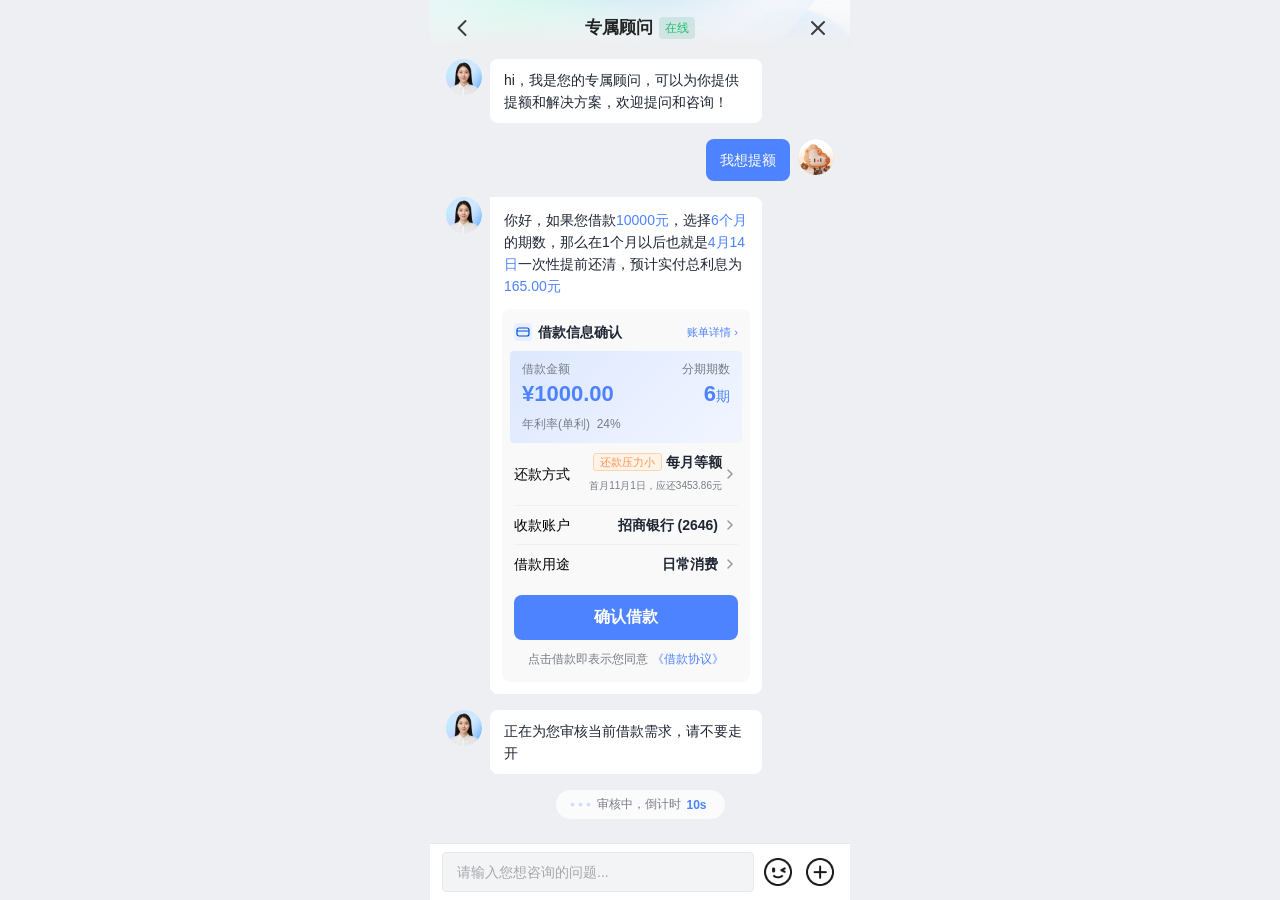
<file: im/index.html>
<!DOCTYPE html>
<html lang="zh-CN">
<head>
  <meta charset="UTF-8">
  <meta name="viewport" content="width=device-width, initial-scale=1.0, maximum-scale=1.0, user-scalable=no, viewport-fit=cover">
  <title>专属顾问 - 提额</title>
  <link rel="stylesheet" href="./styles/tokens.css">
  <link rel="stylesheet" href="./styles/main.css">
</head>
<body>

<div class="im-page" id="imPage">

  <!-- Top Bar -->
  <header class="top-bar">
    <button class="top-bar__back" onclick="history.back()">
      <svg width="24" height="24" viewBox="0 0 24 24" fill="none">
        <path d="M15.5 19l-7-7 7-7" stroke="currentColor" stroke-width="2" stroke-linecap="round" stroke-linejoin="round"/>
      </svg>
    </button>
    <div class="top-bar__center">
      <span class="top-bar__title">专属顾问</span>
      <span class="top-bar__status">在线</span>
    </div>
    <button class="top-bar__close" onclick="">
      <svg width="24" height="24" viewBox="0 0 24 24" fill="none">
        <path d="M18 6L6 18M6 6l12 12" stroke="currentColor" stroke-width="2" stroke-linecap="round" stroke-linejoin="round"/>
      </svg>
    </button>
  </header>

  <!-- Chat Area -->
  <div class="chat-area" id="chatArea">

    <!-- 顾问欢迎语 -->
    <div class="msg-row msg-row--advisor">
      <div class="msg-avatar msg-avatar--advisor">
        <img src="./assets/images/avatar-advisor.png" alt="顾问">
      </div>
      <div class="msg-content">
        <div class="msg-bubble msg-bubble--advisor">
          hi，我是您的专属顾问，可以为你提供提额和解决方案，欢迎提问和咨询！
        </div>
      </div>
    </div>

    <!-- 用户消息 -->
    <div class="msg-row msg-row--user">
      <div class="msg-avatar msg-avatar--user">
        <img src="./assets/images/avatar-user.png" alt="用户">
      </div>
      <div class="msg-content">
        <div class="msg-bubble msg-bubble--user">我想提额</div>
      </div>
    </div>

    <!-- 顾问回复：借款信息卡片 -->
    <div class="msg-row msg-row--advisor">
      <div class="msg-avatar msg-avatar--advisor">
        <img src="./assets/images/avatar-advisor.png" alt="顾问">
      </div>
      <div class="msg-content">
        <div class="msg-bubble msg-bubble--card">
          <div class="card-context">
            你好，如果您借款<span class="highlight">10000元</span>，选择<span class="highlight">6个月</span>的期数，那么在1个月以后也就是<span class="highlight">4月14日</span>一次性提前还清，预计实付总利息为<span class="highlight">165.00元</span>
          </div>
          <div class="loan-card">
            <div class="loan-card__header" id="openBillModal" style="cursor:pointer;user-select:none;">
              <span class="loan-card__header-icon">
                <svg width="18" height="18" viewBox="0 0 18 18" fill="none">
                  <rect width="18" height="18" rx="4" fill="#e8f0ff"/>
                  <rect x="3" y="5" width="12" height="8" rx="2" stroke="#0052d9" stroke-width="1.2"/>
                  <path d="M3 8h12" stroke="#0052d9" stroke-width="1.2"/>
                </svg>
              </span>
              <span class="loan-card__header-title">借款信息确认</span>
              <span style="margin-left:auto;font-size:11px;color:var(--td-brand-color-7);font-weight:500;">账单详情 ›</span>
            </div>
            <div class="loan-card__panel">
              <div class="loan-card__panel-row1">
                <div class="loan-card__panel-col">
                  <span class="loan-card__panel-label">借款金额</span>
                  <span class="loan-card__panel-amount">¥1000.00</span>
                </div>
                <div class="loan-card__panel-col" style="align-items:flex-end">
                  <span class="loan-card__panel-label">分期期数</span>
                  <span class="loan-card__panel-period">6<span>期</span></span>
                </div>
              </div>
              <div class="loan-card__panel-rate">年利率(单利) &nbsp;24%</div>
            </div>
            <div class="loan-card__rows">
              <div class="loan-card__row" id="rowRepayment" style="cursor:pointer">
                <span class="loan-card__row-label">还款方式</span>
                <div class="loan-card__row-block">
                  <div class="loan-card__row-val">
                    <span class="tag--orange">还款压力小</span>
                    <strong>每月等额</strong>
                  </div>
                  <span class="loan-card__row-sub">首月11月1日，应还3453.86元</span>
                </div>
                <span class="loan-card__row-chevron">
                  <svg width="16" height="16" viewBox="0 0 16 16" fill="none"><path d="M6 4l4 4-4 4" stroke="#999" stroke-width="1.5" stroke-linecap="round" stroke-linejoin="round"/></svg>
                </span>
              </div>
              <div class="loan-card__row" id="rowBank" style="cursor:pointer">
                <span class="loan-card__row-label">收款账户</span>
                <div class="loan-card__row-val">
                  <strong id="selectedBankLabel">招商银行 (2646)</strong>
                  <span class="loan-card__row-chevron">
                    <svg width="16" height="16" viewBox="0 0 16 16" fill="none"><path d="M6 4l4 4-4 4" stroke="#999" stroke-width="1.5" stroke-linecap="round" stroke-linejoin="round"/></svg>
                  </span>
                </div>
              </div>
              <div class="loan-card__row">
                <span class="loan-card__row-label">借款用途</span>
                <div class="loan-card__row-val">
                  <strong>日常消费</strong>
                  <span class="loan-card__row-chevron">
                    <svg width="16" height="16" viewBox="0 0 16 16" fill="none"><path d="M6 4l4 4-4 4" stroke="#999" stroke-width="1.5" stroke-linecap="round" stroke-linejoin="round"/></svg>
                  </span>
                </div>
              </div>
            </div>
            <div class="loan-card__footer">
              <button class="loan-card__btn" id="confirmLoanBtn">确认借款</button>
              <span class="loan-card__disclaimer">点击借款即表示您同意 <a href="javascript:void(0)">《借款协议》</a></span>
            </div>
          </div>
        </div>
      </div>
    </div>

    <!-- 顾问：审核提示 -->
    <div class="msg-row msg-row--advisor">
      <div class="msg-avatar msg-avatar--advisor">
        <img src="./assets/images/avatar-advisor.png" alt="顾问">
      </div>
      <div class="msg-content">
        <div class="msg-bubble msg-bubble--advisor">正在为您审核当前借款需求，请不要走开</div>
      </div>
    </div>

    <!-- 审核中倒计时（居中系统消息） -->
    <div class="msg-row msg-row--system">
      <div class="msg-system">
        <div class="review-dots">
          <span class="review-dot"></span>
          <span class="review-dot"></span>
          <span class="review-dot"></span>
        </div>
        <span>审核中，倒计时</span>
        <span class="review-countdown" id="countdownVal">10s</span>
      </div>
    </div>

  </div><!-- /chat-area -->

  <!-- Bottom Input Bar -->
  <div class="bottom-bar" id="bottomBar">
    <div class="bottom-bar__fake-input" id="fakeInput" tabindex="0">
      <span class="fi-text" id="fiText">
        <span class="fi-placeholder" id="fiPlaceholder">请输入您想咨询的问题...</span>
      </span>
      <span class="fi-cursor"></span>
    </div>
    <button class="bottom-bar__btn" id="emojiBtn" aria-label="表情">
      <img src="./assets/icons/icon-emoji.png" width="28" height="28" style="display:block;object-fit:contain;" alt="表情">
    </button>
    <button class="bottom-bar__btn" id="imgPickerBtn" aria-label="发送图片">
      <img src="./assets/icons/icon-add.png" width="28" height="28" style="display:block;object-fit:contain;" alt="图片">
    </button>
    <input type="file" id="imgFileInput" accept="image/*" style="display:none;">
  </div>

  <!-- Emoji Panel -->
  <div class="emoji-panel" id="emojiPanel">
    <div class="emoji-grid" id="emojiGrid"></div>
  </div>

  <!-- Custom 24-key Keyboard -->
  <div class="custom-keyboard" id="customKeyboard"></div>

</div><!-- /im-page -->

<!-- ① 还款方式 Bottom Sheet -->
<div class="sheet-overlay" id="repaymentSheet">
  <div class="sheet sheet--repayment">
    <div class="sheet__handle-wrap"><div class="sheet__handle"></div></div>
    <div class="sheet__header">
      <span class="sheet__title">每月等额</span>
      <button class="sheet__close" id="repaymentSheetClose">✕</button>
    </div>

    <div class="sheet__body">

      <!-- 还款总额卡片 -->
      <div class="repay-summary">
        <div class="repay-summary__label">还款总额(元)</div>
        <div class="repay-summary__amount">1,236.18</div>
        <div class="repay-summary__breakdown">
          <span>含本金 ¥1200.00</span>
          <span>总息费 ¥36.18</span>
        </div>
      </div>

      <!-- 说明 -->
      <div class="repay-disclaimer">
        根据实际放款资方不同，可能存在不同还款方案，具体以实际放款资方规则为准，以下为固定还款日方案
        <span class="repay-disclaimer__info">
          <svg width="14" height="14" viewBox="0 0 14 14" fill="none">
            <circle cx="7" cy="7" r="6" stroke="#b0b8c1" stroke-width="1.2"/>
            <path d="M7 6v4M7 4.5v.5" stroke="#b0b8c1" stroke-width="1.2" stroke-linecap="round"/>
          </svg>
        </span>
      </div>

      <!-- 还款计划列表 -->
      <div class="repay-schedule">

        <div class="repay-item">
          <div class="repay-item__timeline">
            <div class="repay-item__dot repay-item__dot--first"></div>
            <div class="repay-item__line"></div>
          </div>
          <div class="repay-item__body">
            <div class="repay-item__header">
              <span class="repay-item__period">首期</span>
              <span class="repay-item__amount">¥412.06</span>
            </div>
            <div class="repay-item__date">12/24</div>
            <div class="repay-item__desc">描述内容描述内容描述内容</div>
          </div>
        </div>

        <div class="repay-item">
          <div class="repay-item__timeline">
            <div class="repay-item__dot"></div>
            <div class="repay-item__line"></div>
          </div>
          <div class="repay-item__body">
            <div class="repay-item__header">
              <span class="repay-item__period">2期</span>
              <span class="repay-item__amount">¥412.06</span>
            </div>
            <div class="repay-item__date">01/24</div>
            <div class="repay-item__desc">描述内容描述内容描述内容</div>
          </div>
        </div>

        <div class="repay-item">
          <div class="repay-item__timeline">
            <div class="repay-item__dot"></div>
            <div class="repay-item__line"></div>
          </div>
          <div class="repay-item__body">
            <div class="repay-item__header">
              <span class="repay-item__period">3期</span>
              <span class="repay-item__amount">¥412.06</span>
            </div>
            <div class="repay-item__date">02/24</div>
            <div class="repay-item__desc">描述内容描述内容描述内容</div>
          </div>
        </div>

      </div><!-- /repay-schedule -->

      <!-- 年化费率 -->
      <div class="repay-rate-bar">
        <div class="repay-rate-badge">
          年化费率(单利) <strong>12.35%</strong> <span class="rate-old">16.88%</span>
        </div>
      </div>

    </div><!-- /sheet__body -->
  </div>
</div>

<!-- ② 收款账户 Bottom Sheet -->
<div class="sheet-overlay" id="bankSheet">
  <div class="sheet sheet--bank">
    <div class="sheet__handle-wrap"><div class="sheet__handle"></div></div>
    <div class="sheet__header">
      <span class="sheet__title">选择收款账户</span>
      <button class="sheet__close" id="bankSheetClose">✕</button>
    </div>
    <div class="sheet__body">
      <ul class="bank-card-list" id="bankCardList">
        <li class="bank-card-item selected" data-label="招商银行 (2646)">
          <div class="bank-card-item__icon" style="background:#e60012;">招商</div>
          <div class="bank-card-item__info">
            <div class="bank-card-item__name">招商银行储蓄卡</div>
            <div class="bank-card-item__no">尾号 2646</div>
          </div>
          <div class="bank-card-item__check">
            <svg width="12" height="12" viewBox="0 0 12 12" fill="none"><path d="M2 6l3 3 5-5" stroke="#fff" stroke-width="1.8" stroke-linecap="round" stroke-linejoin="round"/></svg>
          </div>
        </li>
        <li class="bank-card-item" data-label="工商银行 (8813)">
          <div class="bank-card-item__icon" style="background:#c0392b;">工商</div>
          <div class="bank-card-item__info">
            <div class="bank-card-item__name">工商银行储蓄卡</div>
            <div class="bank-card-item__no">尾号 8813</div>
          </div>
          <div class="bank-card-item__check">
            <svg width="12" height="12" viewBox="0 0 12 12" fill="none"><path d="M2 6l3 3 5-5" stroke="#fff" stroke-width="1.8" stroke-linecap="round" stroke-linejoin="round"/></svg>
          </div>
        </li>
        <li class="bank-card-item" data-label="建设银行 (3301)">
          <div class="bank-card-item__icon" style="background:#004b9b;">建设</div>
          <div class="bank-card-item__info">
            <div class="bank-card-item__name">建设银行储蓄卡</div>
            <div class="bank-card-item__no">尾号 3301</div>
          </div>
          <div class="bank-card-item__check">
            <svg width="12" height="12" viewBox="0 0 12 12" fill="none"><path d="M2 6l3 3 5-5" stroke="#fff" stroke-width="1.8" stroke-linecap="round" stroke-linejoin="round"/></svg>
          </div>
        </li>
      </ul>
      <div class="bank-card-add" id="addBankCard">
        <div class="bank-card-add__icon">
          <svg width="20" height="20" viewBox="0 0 20 20" fill="none">
            <path d="M10 4v12M4 10h12" stroke="#4d83ff" stroke-width="2" stroke-linecap="round"/>
          </svg>
        </div>
        <span class="bank-card-add__label">新增银行卡</span>
      </div>
    </div>
    <button class="sheet__confirm-btn" id="bankConfirmBtn">确认</button>
  </div>
</div>

<!-- ③ 账单详情 Modal -->
<div class="modal-overlay" id="billModal">
  <div class="modal">
    <div class="modal__header">
      <span class="modal__title">账单详情</span>
      <button class="modal__close" id="billModalClose">✕</button>
    </div>
    <div class="modal__body">

      <!-- 还款总额卡片 -->
      <div class="bill-summary">
        <div class="bill-summary__label">还款总额(元)</div>
        <div class="bill-summary__amount">1,200.00<span class="bill-summary__unit"></span></div>
        <div class="bill-summary__breakdown">
          <span>含本金 ¥1082.02</span>
          <span>总息费 ¥117.98</span>
        </div>
      </div>

      <!-- 账单列表 -->
      <div class="bill-list">

        <!-- 2025年6月 -->
        <div class="bill-month-group">
          <div class="bill-month-header">
            <span class="bill-month-header__title">2025年6月账单</span>
            <span class="bill-month-header__count">共1笔</span>
          </div>
          <div class="bill-item" data-detail="bill-june">
            <div class="bill-item__left">
              <div class="bill-item__logo">乐花</div>
              <div class="bill-item__info">
                <div class="bill-item__name">乐花借钱 <span class="tag--overdue">已逾期</span></div>
                <div class="bill-item__sub">到期日 2025-06-01 · 逾期16天</div>
              </div>
            </div>
            <div class="bill-item__right">
              <span class="bill-item__amount">¥300.00</span>
              <span class="bill-item__chevron">›</span>
            </div>
          </div>
          <div class="bill-item-detail" id="bill-june">
            <div class="bill-detail-row"><span>应还本金</span><span>¥270.51</span></div>
            <div class="bill-detail-row"><span>应还利息</span><span>¥29.49</span></div>
            <div class="bill-detail-row bill-detail-row--overdue"><span>逾期罚息</span><span>¥12.30</span></div>
            <div class="bill-detail-row"><span>原到期日</span><span>2025-06-01</span></div>
          </div>
        </div>

        <!-- 2025年5月 -->
        <div class="bill-month-group">
          <div class="bill-month-header">
            <span class="bill-month-header__title">2025年5月账单</span>
            <span class="bill-month-header__count">共1笔</span>
          </div>
          <div class="bill-item" data-detail="bill-may">
            <div class="bill-item__left">
              <div class="bill-item__logo">乐花</div>
              <div class="bill-item__info">
                <div class="bill-item__name">乐花借钱 <span class="tag--overdue">已逾期</span></div>
                <div class="bill-item__sub">到期日 2025-05-01 · 逾期47天</div>
              </div>
            </div>
            <div class="bill-item__right">
              <span class="bill-item__amount">¥300.00</span>
              <span class="bill-item__chevron">›</span>
            </div>
          </div>
          <div class="bill-item-detail" id="bill-may">
            <div class="bill-detail-row"><span>应还本金</span><span>¥270.51</span></div>
            <div class="bill-detail-row"><span>应还利息</span><span>¥29.49</span></div>
            <div class="bill-detail-row bill-detail-row--overdue"><span>逾期罚息</span><span>¥38.10</span></div>
            <div class="bill-detail-row"><span>原到期日</span><span>2025-05-01</span></div>
          </div>
        </div>

        <!-- 2025年4月 -->
        <div class="bill-month-group">
          <div class="bill-month-header">
            <span class="bill-month-header__title">2025年4月账单</span>
            <span class="bill-month-header__count">共1笔</span>
          </div>
          <div class="bill-item" data-detail="bill-apr">
            <div class="bill-item__left">
              <div class="bill-item__logo">乐花</div>
              <div class="bill-item__info">
                <div class="bill-item__name">乐花借钱 <span class="tag--overdue">已逾期</span></div>
                <div class="bill-item__sub">到期日 2025-04-01 · 逾期77天</div>
              </div>
            </div>
            <div class="bill-item__right">
              <span class="bill-item__amount">¥300.00</span>
              <span class="bill-item__chevron">›</span>
            </div>
          </div>
          <div class="bill-item-detail" id="bill-apr">
            <div class="bill-detail-row"><span>应还本金</span><span>¥270.50</span></div>
            <div class="bill-detail-row"><span>应还利息</span><span>¥29.50</span></div>
            <div class="bill-detail-row bill-detail-row--overdue"><span>逾期罚息</span><span>¥61.60</span></div>
            <div class="bill-detail-row"><span>原到期日</span><span>2025-04-01</span></div>
          </div>
        </div>

        <!-- 2025年3月 -->
        <div class="bill-month-group">
          <div class="bill-month-header">
            <span class="bill-month-header__title">2025年3月账单</span>
            <span class="bill-month-header__count">共1笔</span>
          </div>
          <div class="bill-item" data-detail="bill-mar">
            <div class="bill-item__left">
              <div class="bill-item__logo">乐花</div>
              <div class="bill-item__info">
                <div class="bill-item__name">乐花借钱 <span class="tag--overdue">已逾期</span></div>
                <div class="bill-item__sub">到期日 2025-03-01 · 逾期108天</div>
              </div>
            </div>
            <div class="bill-item__right">
              <span class="bill-item__amount">¥300.00</span>
              <span class="bill-item__chevron">›</span>
            </div>
          </div>
          <div class="bill-item-detail" id="bill-mar">
            <div class="bill-detail-row"><span>应还本金</span><span>¥270.50</span></div>
            <div class="bill-detail-row"><span>应还利息</span><span>¥29.50</span></div>
            <div class="bill-detail-row bill-detail-row--overdue"><span>逾期罚息</span><span>¥86.40</span></div>
            <div class="bill-detail-row"><span>原到期日</span><span>2025-03-01</span></div>
          </div>
        </div>

      </div><!-- /bill-list -->
    </div><!-- /modal__body -->

    <div class="modal__footer">
      <button class="modal__cta" id="billPayBtn">立即还款 ¥1,200.00</button>
    </div>
  </div>
</div>

<script src="./scripts/main.js"></script>
</body>
</html>
</file>
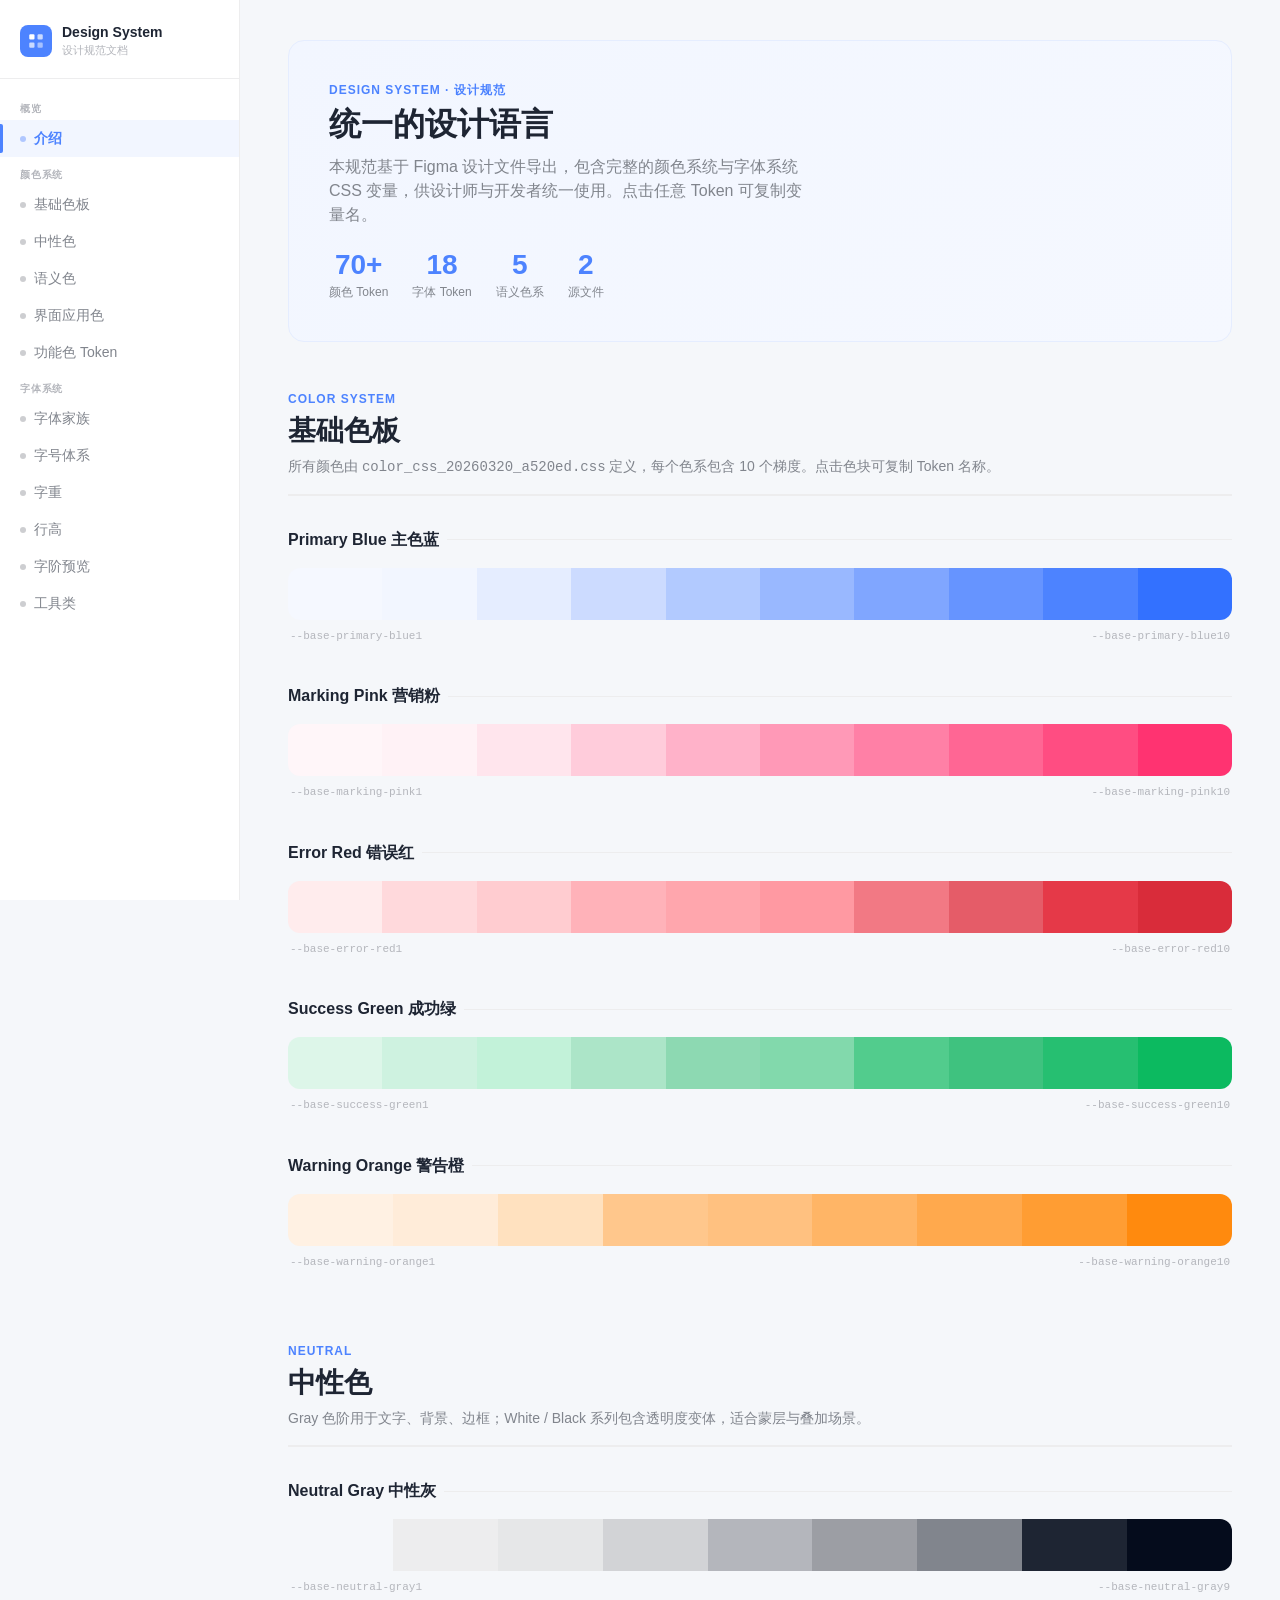
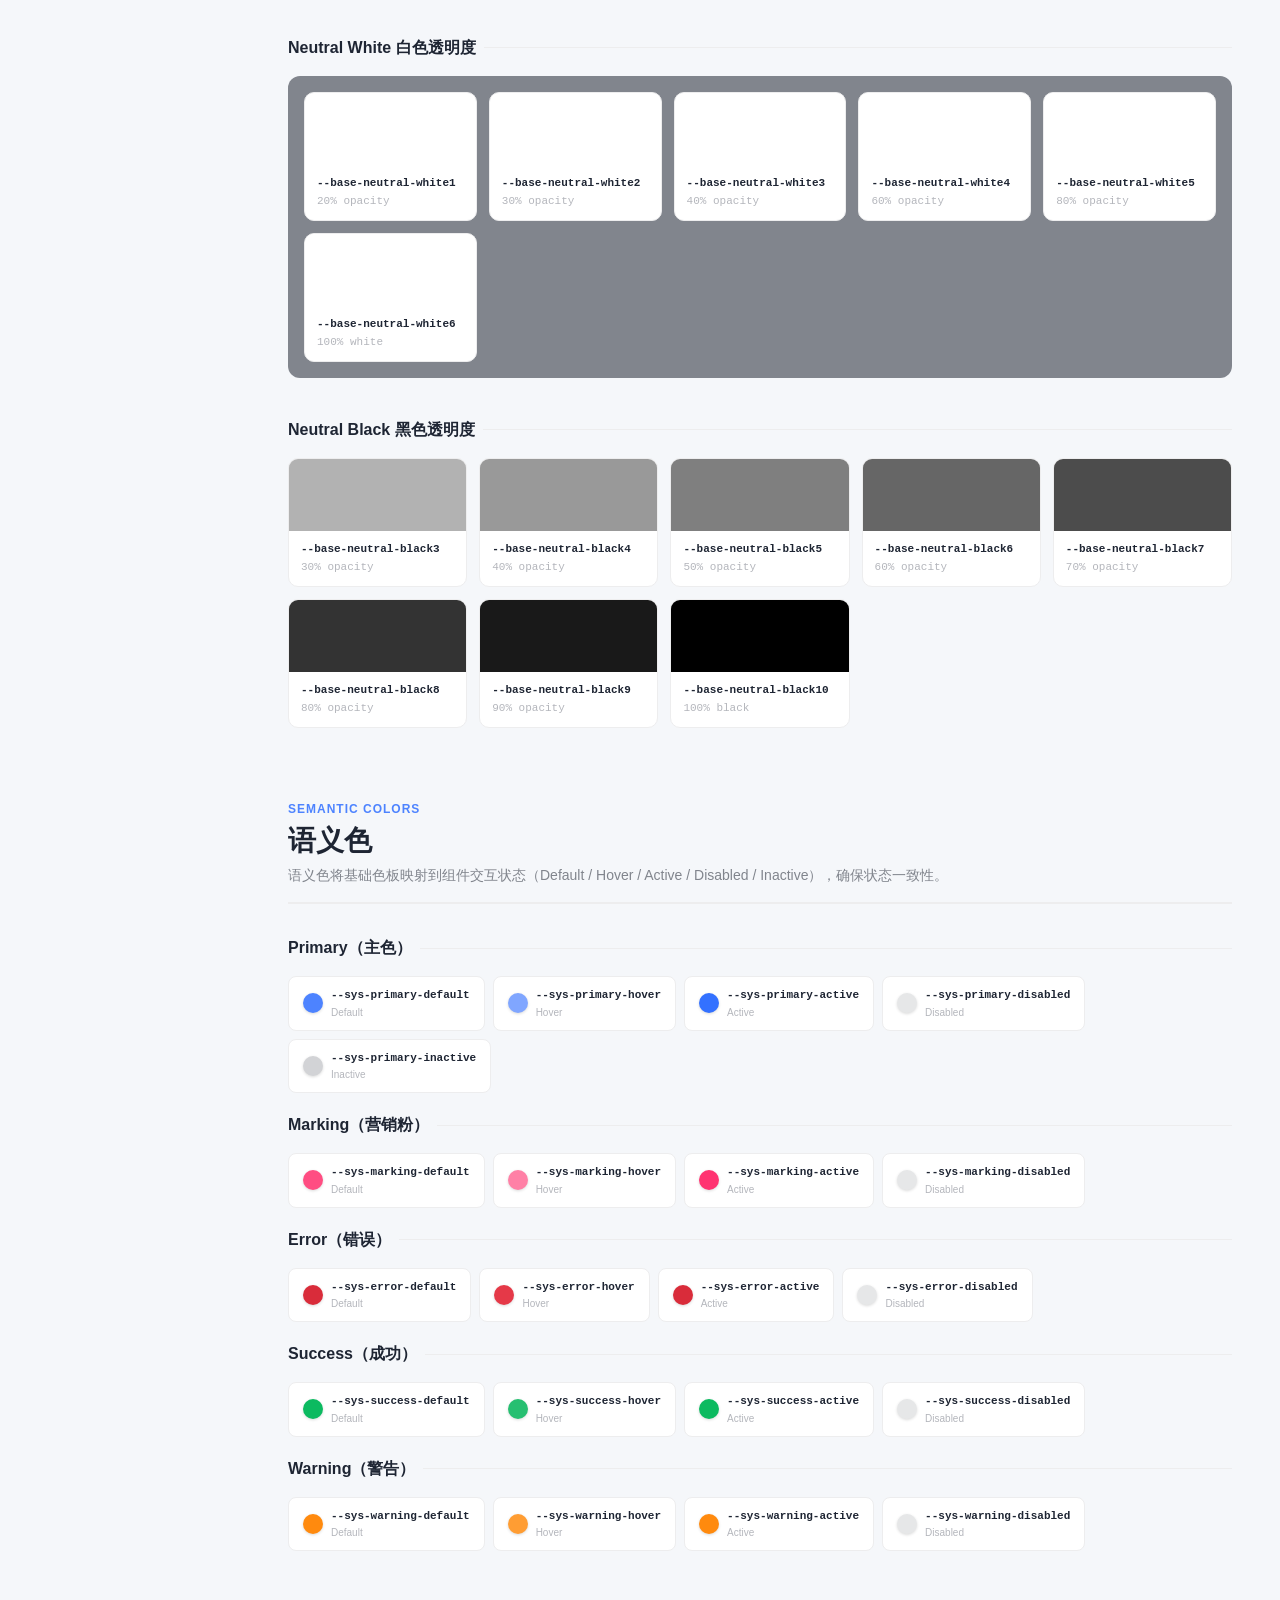
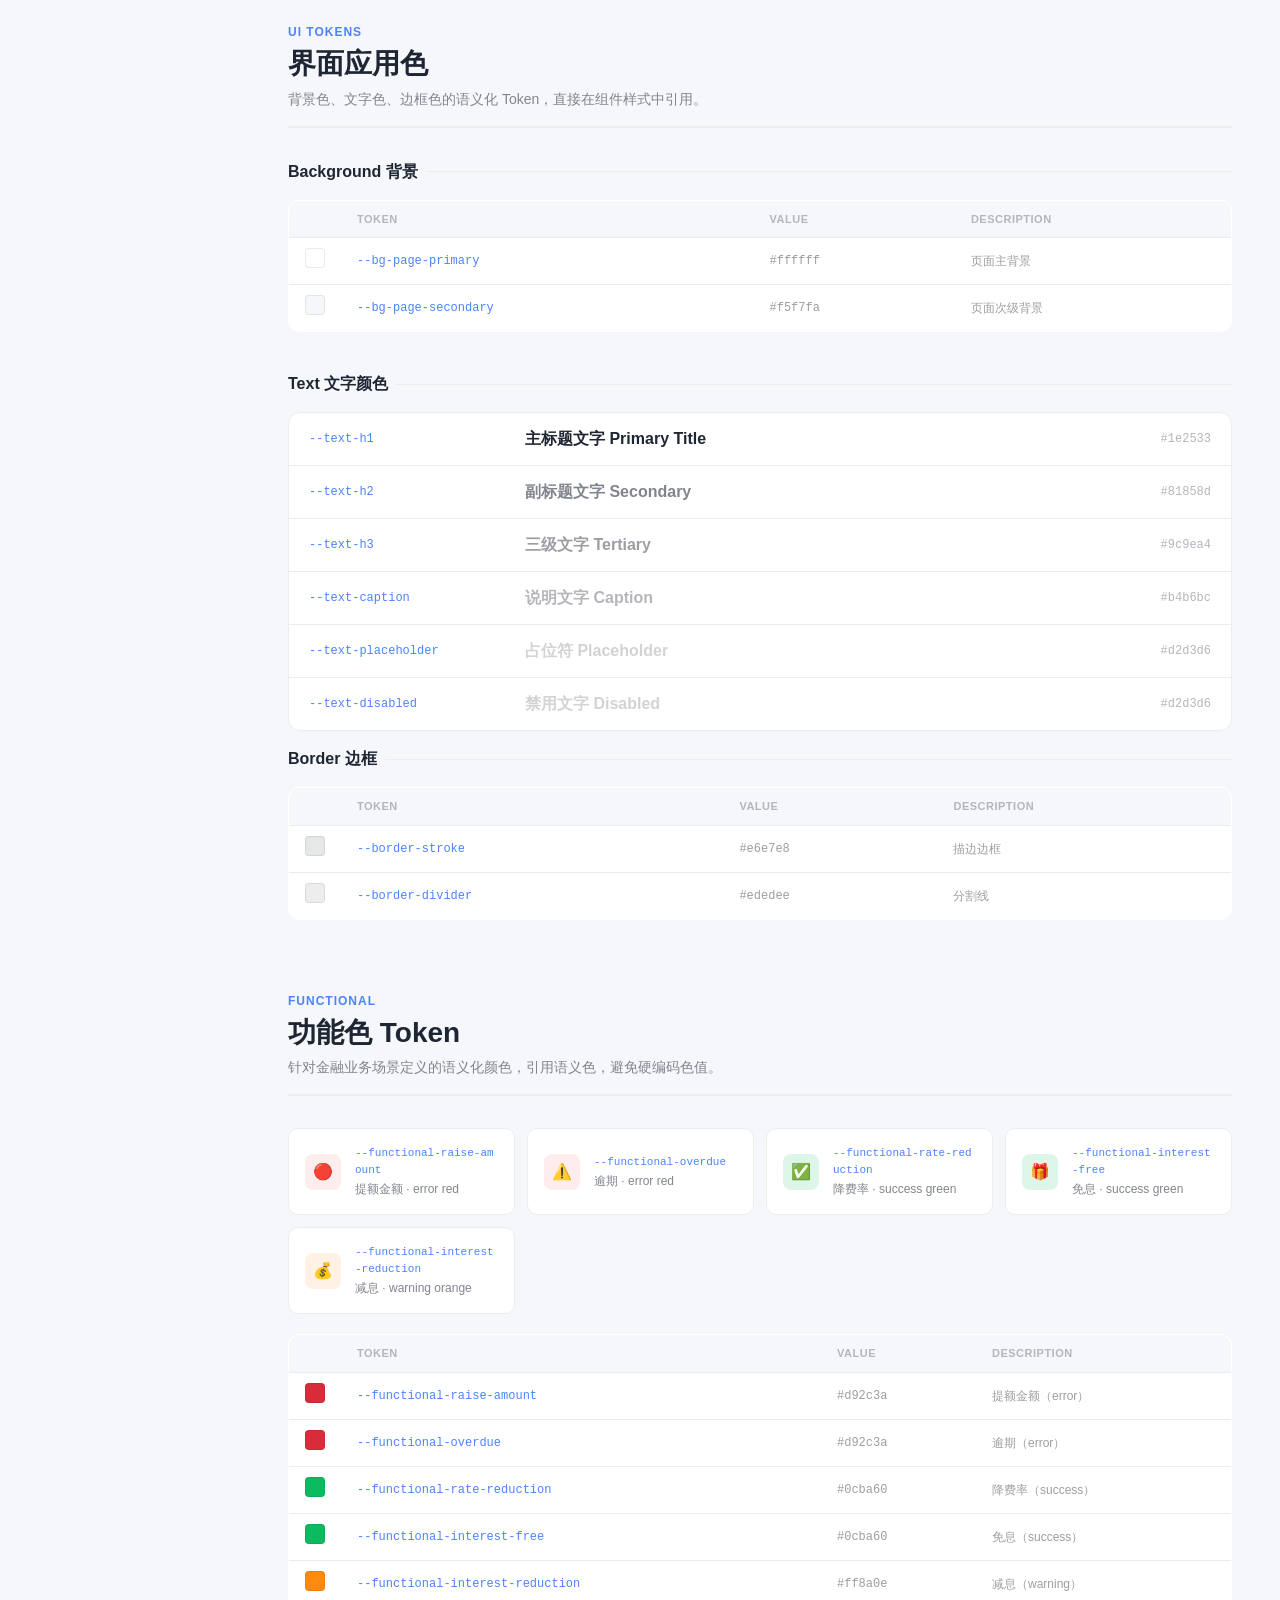
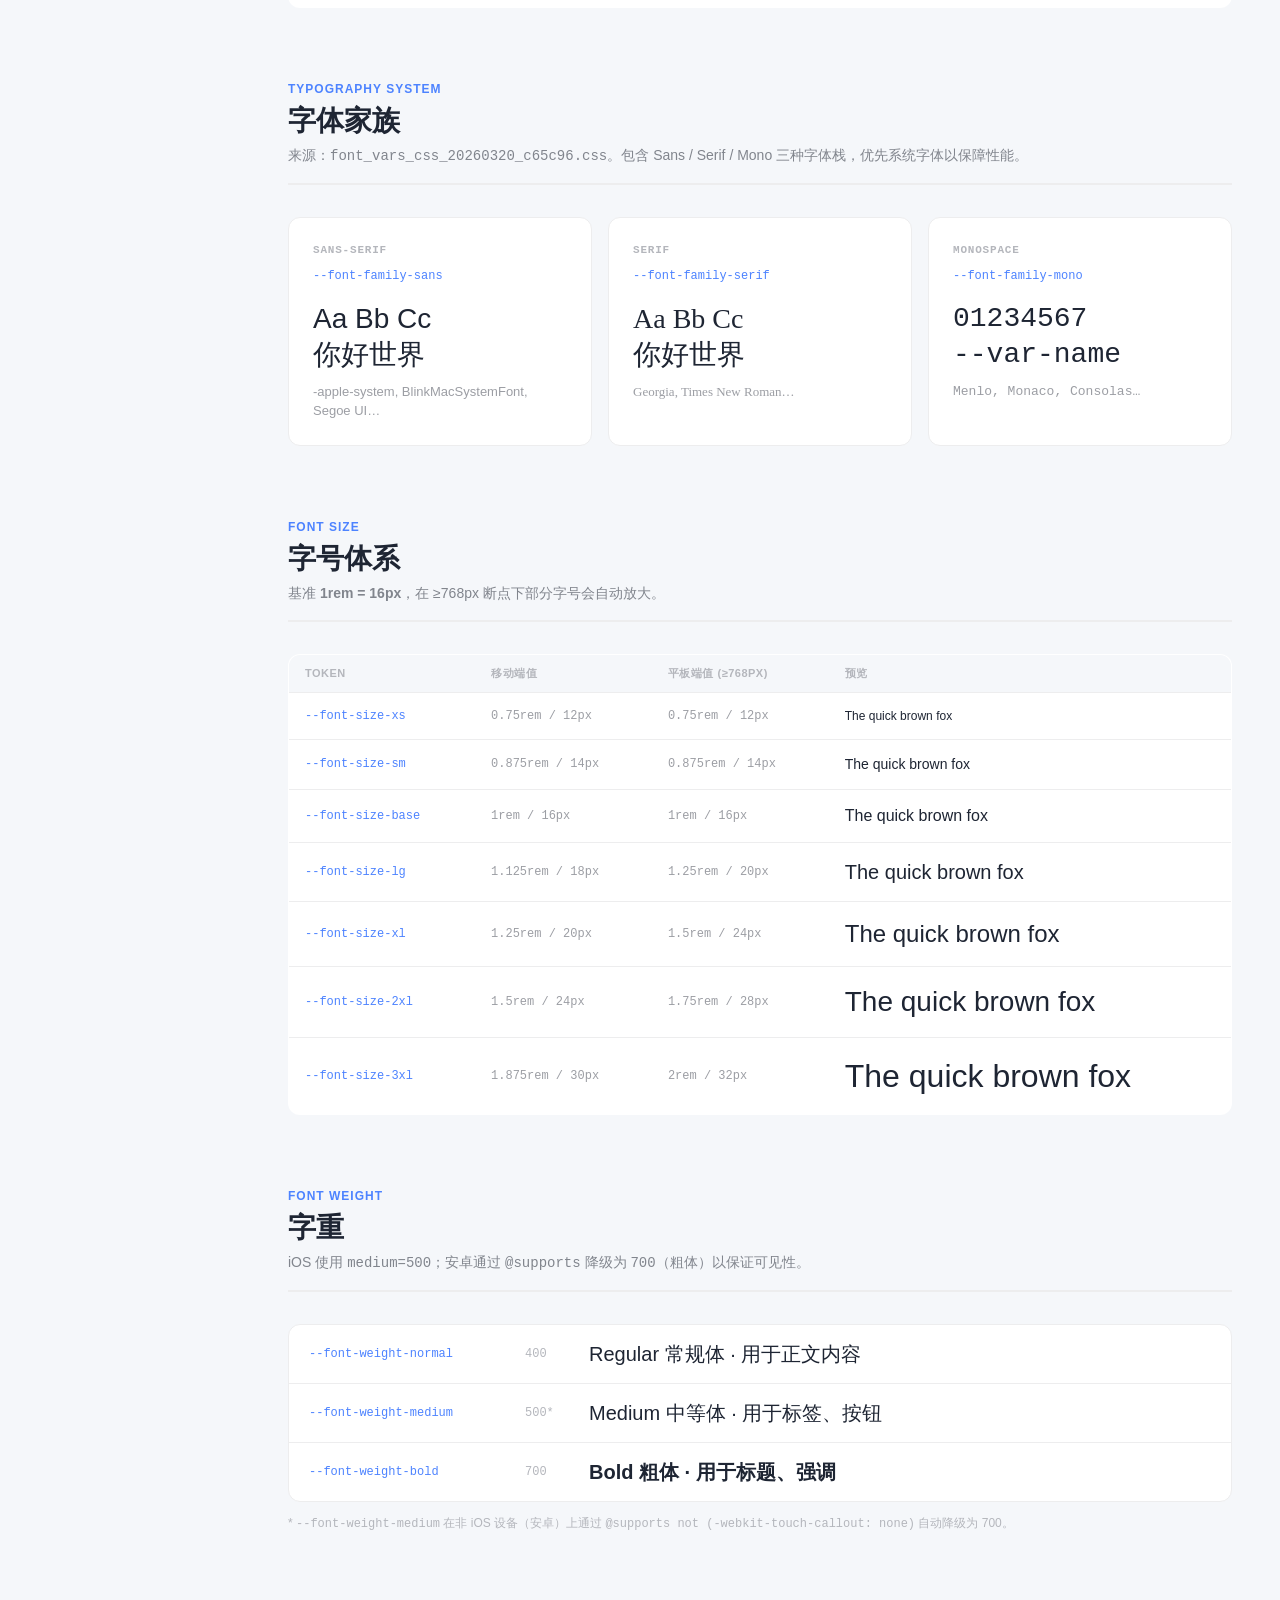
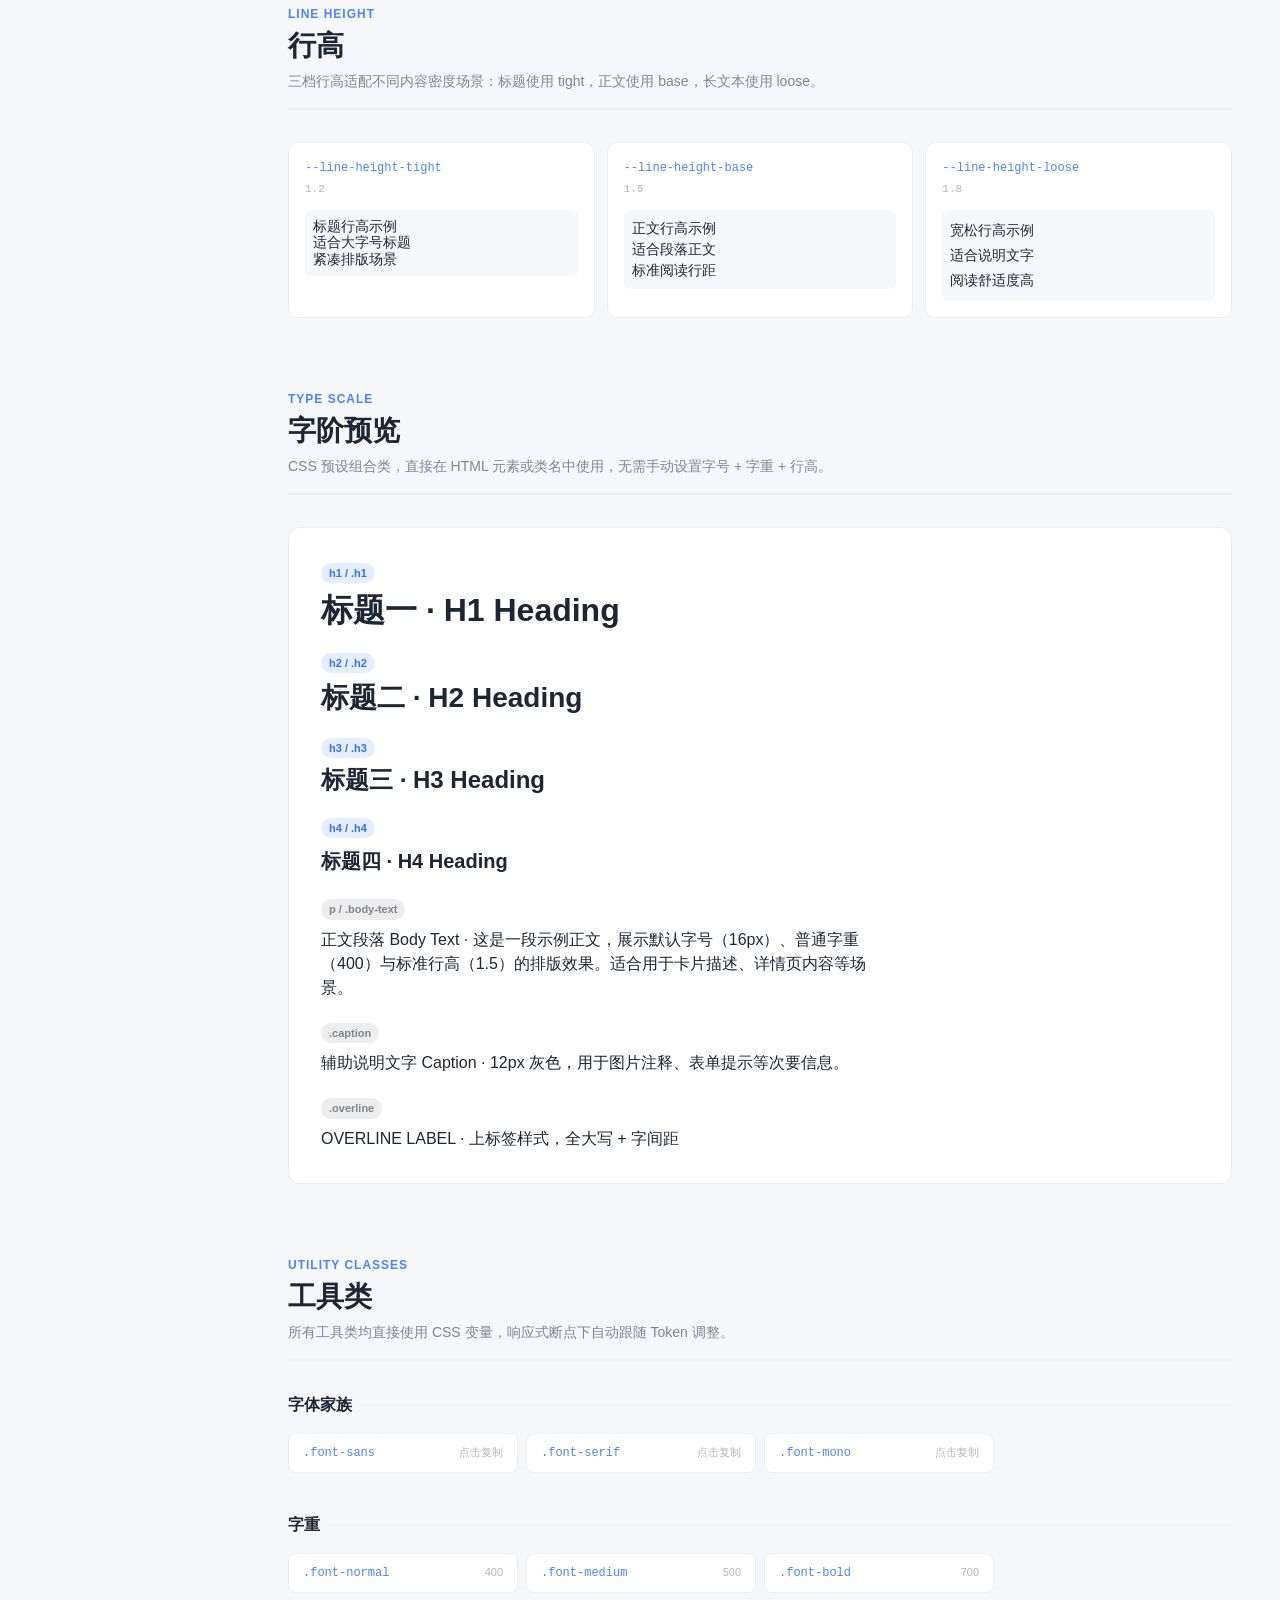
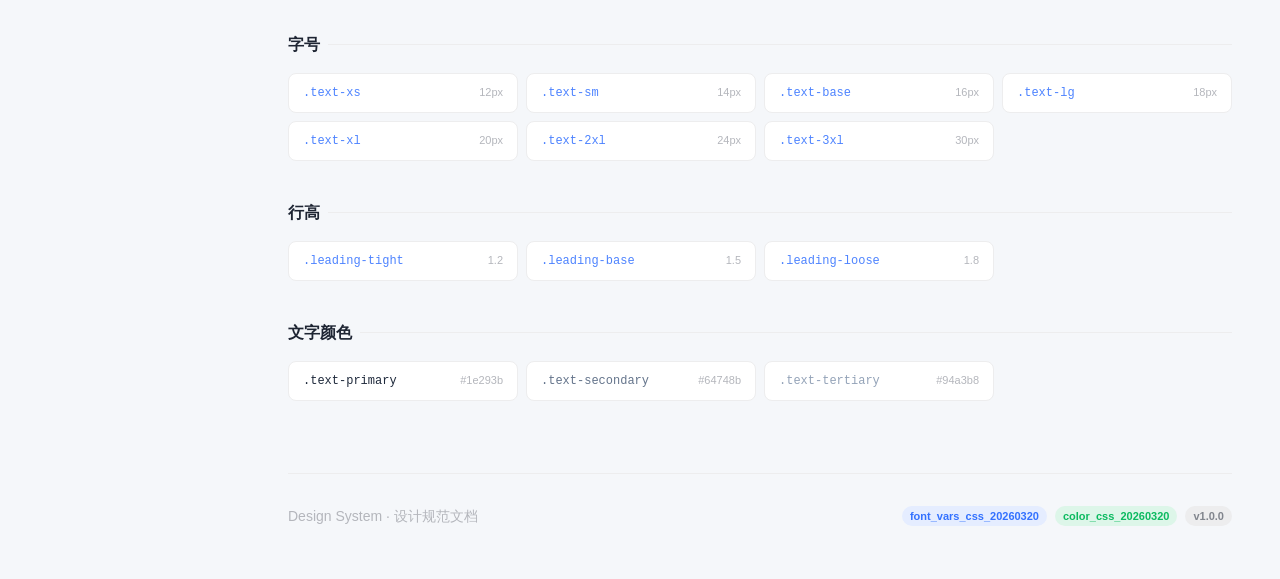
<file: 设计规范练习/index.html>
<!DOCTYPE html>
<html lang="zh-CN">
<head>
  <meta charset="UTF-8">
  <meta name="viewport" content="width=device-width, initial-scale=1.0">
  <title>设计规范 · Design System</title>
  <link rel="stylesheet" href="./styles/tokens.css">
  <link rel="stylesheet" href="./styles/main.css">
</head>
<body>

<div class="layout">

  <!-- ====================================================
       Sidebar Navigation
       ==================================================== -->
  <aside class="sidebar">
    <div class="sidebar-brand">
      <a class="sidebar-brand__logo" href="#overview">
        <div class="sidebar-brand__icon">
          <svg width="18" height="18" viewBox="0 0 24 24" fill="none">
            <rect x="3" y="3" width="7" height="7" rx="1.5" fill="white"/>
            <rect x="14" y="3" width="7" height="7" rx="1.5" fill="white" opacity=".7"/>
            <rect x="3" y="14" width="7" height="7" rx="1.5" fill="white" opacity=".7"/>
            <rect x="14" y="14" width="7" height="7" rx="1.5" fill="white" opacity=".5"/>
          </svg>
        </div>
        <div>
          <div class="sidebar-brand__title">Design System</div>
          <div class="sidebar-brand__sub">设计规范文档</div>
        </div>
      </a>
    </div>

    <nav class="sidebar-nav">
      <div class="nav-group">
        <div class="nav-group__label">概览</div>
        <a class="nav-link active" href="#overview"><span class="nav-link__dot"></span>介绍</a>
      </div>

      <div class="nav-group">
        <div class="nav-group__label">颜色系统</div>
        <a class="nav-link" href="#base-colors"><span class="nav-link__dot"></span>基础色板</a>
        <a class="nav-link" href="#neutral-colors"><span class="nav-link__dot"></span>中性色</a>
        <a class="nav-link" href="#semantic-colors"><span class="nav-link__dot"></span>语义色</a>
        <a class="nav-link" href="#semantic-ui"><span class="nav-link__dot"></span>界面应用色</a>
        <a class="nav-link" href="#functional-tokens"><span class="nav-link__dot"></span>功能色 Token</a>
      </div>

      <div class="nav-group">
        <div class="nav-group__label">字体系统</div>
        <a class="nav-link" href="#font-family"><span class="nav-link__dot"></span>字体家族</a>
        <a class="nav-link" href="#font-size"><span class="nav-link__dot"></span>字号体系</a>
        <a class="nav-link" href="#font-weight"><span class="nav-link__dot"></span>字重</a>
        <a class="nav-link" href="#line-height"><span class="nav-link__dot"></span>行高</a>
        <a class="nav-link" href="#type-scale"><span class="nav-link__dot"></span>字阶预览</a>
        <a class="nav-link" href="#utility-classes"><span class="nav-link__dot"></span>工具类</a>
      </div>
    </nav>
  </aside>

  <!-- ====================================================
       Main Content
       ==================================================== -->
  <main class="main">

    <!-- Hero -->
    <div class="hero" id="overview">
      <div class="hero__text">
        <div class="section-eyebrow">Design System · 设计规范</div>
        <div class="hero__title">统一的设计语言</div>
        <div class="hero__desc">本规范基于 Figma 设计文件导出，包含完整的颜色系统与字体系统 CSS 变量，供设计师与开发者统一使用。点击任意 Token 可复制变量名。</div>
        <div class="hero__stats">
          <div class="hero__stat">
            <div class="hero__stat-value">70+</div>
            <div class="hero__stat-label">颜色 Token</div>
          </div>
          <div class="hero__stat">
            <div class="hero__stat-value">18</div>
            <div class="hero__stat-label">字体 Token</div>
          </div>
          <div class="hero__stat">
            <div class="hero__stat-value">5</div>
            <div class="hero__stat-label">语义色系</div>
          </div>
          <div class="hero__stat">
            <div class="hero__stat-value">2</div>
            <div class="hero__stat-label">源文件</div>
          </div>
        </div>
      </div>
    </div>

    <!-- ==================================================
         颜色系统
         ================================================== -->

    <!-- Base Colors -->
    <section class="section" id="base-colors">
      <div class="section-header">
        <div class="section-eyebrow">Color System</div>
        <h2 class="section-title">基础色板</h2>
        <p class="section-desc">所有颜色由 <code>color_css_20260320_a520ed.css</code> 定义，每个色系包含 10 个梯度。点击色块可复制 Token 名称。</p>
      </div>

      <!-- Primary Blue -->
      <div class="subsection">
        <h3 class="subsection-title">Primary Blue 主色蓝</h3>
        <div id="swatch-blue"></div>
      </div>

      <!-- Marking Pink -->
      <div class="subsection">
        <h3 class="subsection-title">Marking Pink 营销粉</h3>
        <div id="swatch-pink"></div>
      </div>

      <!-- Error Red -->
      <div class="subsection">
        <h3 class="subsection-title">Error Red 错误红</h3>
        <div id="swatch-red"></div>
      </div>

      <!-- Success Green -->
      <div class="subsection">
        <h3 class="subsection-title">Success Green 成功绿</h3>
        <div id="swatch-green"></div>
      </div>

      <!-- Warning Orange -->
      <div class="subsection">
        <h3 class="subsection-title">Warning Orange 警告橙</h3>
        <div id="swatch-orange"></div>
      </div>
    </section>

    <!-- Neutral Colors -->
    <section class="section" id="neutral-colors">
      <div class="section-header">
        <div class="section-eyebrow">Neutral</div>
        <h2 class="section-title">中性色</h2>
        <p class="section-desc">Gray 色阶用于文字、背景、边框；White / Black 系列包含透明度变体，适合蒙层与叠加场景。</p>
      </div>

      <div class="subsection">
        <h3 class="subsection-title">Neutral Gray 中性灰</h3>
        <div id="swatch-gray"></div>
      </div>

      <div class="subsection">
        <h3 class="subsection-title">Neutral White 白色透明度</h3>
        <div id="swatch-white" style="background:var(--base-neutral-gray7);padding:16px;border-radius:12px;"></div>
      </div>

      <div class="subsection">
        <h3 class="subsection-title">Neutral Black 黑色透明度</h3>
        <div id="swatch-black"></div>
      </div>
    </section>

    <!-- Semantic Colors -->
    <section class="section" id="semantic-colors">
      <div class="section-header">
        <div class="section-eyebrow">Semantic Colors</div>
        <h2 class="section-title">语义色</h2>
        <p class="section-desc">语义色将基础色板映射到组件交互状态（Default / Hover / Active / Disabled / Inactive），确保状态一致性。</p>
      </div>
      <div id="swatch-semantic"></div>
    </section>

    <!-- UI Colors -->
    <section class="section" id="semantic-ui">
      <div class="section-header">
        <div class="section-eyebrow">UI Tokens</div>
        <h2 class="section-title">界面应用色</h2>
        <p class="section-desc">背景色、文字色、边框色的语义化 Token，直接在组件样式中引用。</p>
      </div>

      <div class="subsection">
        <h3 class="subsection-title">Background 背景</h3>
        <div id="table-bg"></div>
      </div>

      <div class="subsection">
        <h3 class="subsection-title">Text 文字颜色</h3>
        <div class="text-color-list" style="margin-bottom:16px">
          <div class="text-color-row" onclick="copyText('--text-h1')">
            <span class="text-color-row__token">--text-h1</span>
            <span class="text-color-row__preview" style="color:var(--text-h1)">主标题文字 Primary Title</span>
            <span class="text-color-row__hex">#1e2533</span>
          </div>
          <div class="text-color-row" onclick="copyText('--text-h2')">
            <span class="text-color-row__token">--text-h2</span>
            <span class="text-color-row__preview" style="color:var(--text-h2)">副标题文字 Secondary</span>
            <span class="text-color-row__hex">#81858d</span>
          </div>
          <div class="text-color-row" onclick="copyText('--text-h3')">
            <span class="text-color-row__token">--text-h3</span>
            <span class="text-color-row__preview" style="color:var(--text-h3)">三级文字 Tertiary</span>
            <span class="text-color-row__hex">#9c9ea4</span>
          </div>
          <div class="text-color-row" onclick="copyText('--text-caption')">
            <span class="text-color-row__token">--text-caption</span>
            <span class="text-color-row__preview" style="color:var(--text-caption)">说明文字 Caption</span>
            <span class="text-color-row__hex">#b4b6bc</span>
          </div>
          <div class="text-color-row" onclick="copyText('--text-placeholder')">
            <span class="text-color-row__token">--text-placeholder</span>
            <span class="text-color-row__preview" style="color:var(--text-placeholder)">占位符 Placeholder</span>
            <span class="text-color-row__hex">#d2d3d6</span>
          </div>
          <div class="text-color-row" onclick="copyText('--text-disabled')">
            <span class="text-color-row__token">--text-disabled</span>
            <span class="text-color-row__preview" style="color:var(--text-disabled)">禁用文字 Disabled</span>
            <span class="text-color-row__hex">#d2d3d6</span>
          </div>
        </div>

        <h3 class="subsection-title">Border 边框</h3>
        <div id="table-border"></div>
      </div>
    </section>

    <!-- Functional Tokens -->
    <section class="section" id="functional-tokens">
      <div class="section-header">
        <div class="section-eyebrow">Functional</div>
        <h2 class="section-title">功能色 Token</h2>
        <p class="section-desc">针对金融业务场景定义的语义化颜色，引用语义色，避免硬编码色值。</p>
      </div>

      <div class="functional-grid">
        <div class="functional-card" onclick="copyText('--functional-raise-amount')">
          <div class="functional-card__dot" style="background:var(--base-error-red1)">🔴</div>
          <div class="functional-card__body">
            <div class="functional-card__name">--functional-raise-amount</div>
            <div class="functional-card__desc">提额金额 · error red</div>
          </div>
        </div>
        <div class="functional-card" onclick="copyText('--functional-overdue')">
          <div class="functional-card__dot" style="background:var(--base-error-red1)">⚠️</div>
          <div class="functional-card__body">
            <div class="functional-card__name">--functional-overdue</div>
            <div class="functional-card__desc">逾期 · error red</div>
          </div>
        </div>
        <div class="functional-card" onclick="copyText('--functional-rate-reduction')">
          <div class="functional-card__dot" style="background:var(--base-success-green1)">✅</div>
          <div class="functional-card__body">
            <div class="functional-card__name">--functional-rate-reduction</div>
            <div class="functional-card__desc">降费率 · success green</div>
          </div>
        </div>
        <div class="functional-card" onclick="copyText('--functional-interest-free')">
          <div class="functional-card__dot" style="background:var(--base-success-green1)">🎁</div>
          <div class="functional-card__body">
            <div class="functional-card__name">--functional-interest-free</div>
            <div class="functional-card__desc">免息 · success green</div>
          </div>
        </div>
        <div class="functional-card" onclick="copyText('--functional-interest-reduction')">
          <div class="functional-card__dot" style="background:var(--base-warning-orange1)">💰</div>
          <div class="functional-card__body">
            <div class="functional-card__name">--functional-interest-reduction</div>
            <div class="functional-card__desc">减息 · warning orange</div>
          </div>
        </div>
      </div>

      <div style="margin-top:20px">
        <div id="table-functional"></div>
      </div>
    </section>

    <!-- ==================================================
         字体系统
         ================================================== -->

    <!-- Font Family -->
    <section class="section" id="font-family">
      <div class="section-header">
        <div class="section-eyebrow">Typography System</div>
        <h2 class="section-title">字体家族</h2>
        <p class="section-desc">来源：<code>font_vars_css_20260320_c65c96.css</code>。包含 Sans / Serif / Mono 三种字体栈，优先系统字体以保障性能。</p>
      </div>

      <div class="font-family-cards">
        <div class="font-card">
          <div class="font-card__label">Sans-Serif</div>
          <div class="font-card__token" onclick="copyText('--font-family-sans')">--font-family-sans</div>
          <div class="font-card__sample" style="font-family:var(--font-family-sans)">
            Aa Bb Cc<br>你好世界
          </div>
          <div class="font-card__sub" style="font-family:var(--font-family-sans)">
            -apple-system, BlinkMacSystemFont, Segoe UI…
          </div>
        </div>
        <div class="font-card">
          <div class="font-card__label">Serif</div>
          <div class="font-card__token" onclick="copyText('--font-family-serif')">--font-family-serif</div>
          <div class="font-card__sample" style="font-family:var(--font-family-serif)">
            Aa Bb Cc<br>你好世界
          </div>
          <div class="font-card__sub" style="font-family:var(--font-family-serif)">
            Georgia, Times New Roman…
          </div>
        </div>
        <div class="font-card">
          <div class="font-card__label">Monospace</div>
          <div class="font-card__token" onclick="copyText('--font-family-mono')">--font-family-mono</div>
          <div class="font-card__sample" style="font-family:var(--font-family-mono)">
            01234567<br>--var-name
          </div>
          <div class="font-card__sub" style="font-family:var(--font-family-mono)">
            Menlo, Monaco, Consolas…
          </div>
        </div>
      </div>
    </section>

    <!-- Font Size -->
    <section class="section" id="font-size">
      <div class="section-header">
        <div class="section-eyebrow">Font Size</div>
        <h2 class="section-title">字号体系</h2>
        <p class="section-desc">基准 <strong>1rem = 16px</strong>，在 ≥768px 断点下部分字号会自动放大。</p>
      </div>

      <table class="type-scale-table">
        <thead>
          <tr>
            <th>Token</th>
            <th>移动端值</th>
            <th>平板端值 (≥768px)</th>
            <th>预览</th>
          </tr>
        </thead>
        <tbody>
          <tr>
            <td class="td-token" onclick="copyText('--font-size-xs')">--font-size-xs</td>
            <td class="td-value">0.75rem / 12px</td>
            <td class="td-value">0.75rem / 12px</td>
            <td class="td-preview" style="font-size:var(--font-size-xs)">The quick brown fox</td>
          </tr>
          <tr>
            <td class="td-token" onclick="copyText('--font-size-sm')">--font-size-sm</td>
            <td class="td-value">0.875rem / 14px</td>
            <td class="td-value">0.875rem / 14px</td>
            <td class="td-preview" style="font-size:var(--font-size-sm)">The quick brown fox</td>
          </tr>
          <tr>
            <td class="td-token" onclick="copyText('--font-size-base')">--font-size-base</td>
            <td class="td-value">1rem / 16px</td>
            <td class="td-value">1rem / 16px</td>
            <td class="td-preview" style="font-size:var(--font-size-base)">The quick brown fox</td>
          </tr>
          <tr>
            <td class="td-token" onclick="copyText('--font-size-lg')">--font-size-lg</td>
            <td class="td-value">1.125rem / 18px</td>
            <td class="td-value">1.25rem / 20px</td>
            <td class="td-preview" style="font-size:var(--font-size-lg)">The quick brown fox</td>
          </tr>
          <tr>
            <td class="td-token" onclick="copyText('--font-size-xl')">--font-size-xl</td>
            <td class="td-value">1.25rem / 20px</td>
            <td class="td-value">1.5rem / 24px</td>
            <td class="td-preview" style="font-size:var(--font-size-xl)">The quick brown fox</td>
          </tr>
          <tr>
            <td class="td-token" onclick="copyText('--font-size-2xl')">--font-size-2xl</td>
            <td class="td-value">1.5rem / 24px</td>
            <td class="td-value">1.75rem / 28px</td>
            <td class="td-preview" style="font-size:var(--font-size-2xl)">The quick brown fox</td>
          </tr>
          <tr>
            <td class="td-token" onclick="copyText('--font-size-3xl')">--font-size-3xl</td>
            <td class="td-value">1.875rem / 30px</td>
            <td class="td-value">2rem / 32px</td>
            <td class="td-preview" style="font-size:var(--font-size-3xl)">The quick brown fox</td>
          </tr>
        </tbody>
      </table>
    </section>

    <!-- Font Weight -->
    <section class="section" id="font-weight">
      <div class="section-header">
        <div class="section-eyebrow">Font Weight</div>
        <h2 class="section-title">字重</h2>
        <p class="section-desc">iOS 使用 <code>medium=500</code>；安卓通过 <code>@supports</code> 降级为 <code>700</code>（粗体）以保证可见性。</p>
      </div>

      <div class="weight-list">
        <div class="weight-row" onclick="copyText('--font-weight-normal')">
          <span class="weight-row__token">--font-weight-normal</span>
          <span class="weight-row__value">400</span>
          <span class="weight-row__preview" style="font-weight:400">Regular 常规体 · 用于正文内容</span>
        </div>
        <div class="weight-row" onclick="copyText('--font-weight-medium')">
          <span class="weight-row__token">--font-weight-medium</span>
          <span class="weight-row__value">500*</span>
          <span class="weight-row__preview" style="font-weight:500">Medium 中等体 · 用于标签、按钮</span>
        </div>
        <div class="weight-row" onclick="copyText('--font-weight-bold')">
          <span class="weight-row__token">--font-weight-bold</span>
          <span class="weight-row__value">700</span>
          <span class="weight-row__preview" style="font-weight:700">Bold 粗体 · 用于标题、强调</span>
        </div>
      </div>

      <p style="margin-top:12px;font-size:12px;color:var(--text-caption)">
        * <code>--font-weight-medium</code> 在非 iOS 设备（安卓）上通过 <code>@supports not (-webkit-touch-callout: none)</code> 自动降级为 700。
      </p>
    </section>

    <!-- Line Height -->
    <section class="section" id="line-height">
      <div class="section-header">
        <div class="section-eyebrow">Line Height</div>
        <h2 class="section-title">行高</h2>
        <p class="section-desc">三档行高适配不同内容密度场景：标题使用 tight，正文使用 base，长文本使用 loose。</p>
      </div>

      <div class="lh-list">
        <div class="lh-card" onclick="copyText('--line-height-tight')">
          <div class="lh-card__token">--line-height-tight</div>
          <div class="lh-card__value">1.2</div>
          <div class="lh-card__preview" style="line-height:1.2">
            标题行高示例<br>适合大字号标题<br>紧凑排版场景
          </div>
        </div>
        <div class="lh-card" onclick="copyText('--line-height-base')">
          <div class="lh-card__token">--line-height-base</div>
          <div class="lh-card__value">1.5</div>
          <div class="lh-card__preview" style="line-height:1.5">
            正文行高示例<br>适合段落正文<br>标准阅读行距
          </div>
        </div>
        <div class="lh-card" onclick="copyText('--line-height-loose')">
          <div class="lh-card__token">--line-height-loose</div>
          <div class="lh-card__value">1.8</div>
          <div class="lh-card__preview" style="line-height:1.8">
            宽松行高示例<br>适合说明文字<br>阅读舒适度高
          </div>
        </div>
      </div>
    </section>

    <!-- Type Scale -->
    <section class="section" id="type-scale">
      <div class="section-header">
        <div class="section-eyebrow">Type Scale</div>
        <h2 class="section-title">字阶预览</h2>
        <p class="section-desc">CSS 预设组合类，直接在 HTML 元素或类名中使用，无需手动设置字号 + 字重 + 行高。</p>
      </div>

      <div style="background:var(--bg-page-primary);border:1px solid var(--border-divider);border-radius:12px;padding:32px;display:flex;flex-direction:column;gap:20px;">
        <div>
          <span class="badge badge--blue" style="margin-bottom:8px;display:inline-block">h1 / .h1</span>
          <h1 style="font-size:var(--font-size-3xl);font-weight:var(--font-weight-bold);line-height:var(--line-height-tight);color:var(--text-h1)">
            标题一 · H1 Heading</h1>
        </div>
        <div>
          <span class="badge badge--blue" style="margin-bottom:8px;display:inline-block">h2 / .h2</span>
          <h2 style="font-size:var(--font-size-2xl);font-weight:var(--font-weight-bold);line-height:var(--line-height-tight)">
            标题二 · H2 Heading</h2>
        </div>
        <div>
          <span class="badge badge--blue" style="margin-bottom:8px;display:inline-block">h3 / .h3</span>
          <h3 style="font-size:var(--font-size-xl);font-weight:var(--font-weight-bold);line-height:var(--line-height-tight)">
            标题三 · H3 Heading</h3>
        </div>
        <div>
          <span class="badge badge--blue" style="margin-bottom:8px;display:inline-block">h4 / .h4</span>
          <h4 style="font-size:var(--font-size-lg);font-weight:var(--font-weight-medium);line-height:var(--line-height-base)">
            标题四 · H4 Heading</h4>
        </div>
        <div>
          <span class="badge badge--gray" style="margin-bottom:8px;display:inline-block">p / .body-text</span>
          <p style="max-width:560px">
            正文段落 Body Text · 这是一段示例正文，展示默认字号（16px）、普通字重（400）与标准行高（1.5）的排版效果。适合用于卡片描述、详情页内容等场景。
          </p>
        </div>
        <div>
          <span class="badge badge--gray" style="margin-bottom:8px;display:inline-block">.caption</span>
          <p class="caption">辅助说明文字 Caption · 12px 灰色，用于图片注释、表单提示等次要信息。</p>
        </div>
        <div>
          <span class="badge badge--gray" style="margin-bottom:8px;display:inline-block">.overline</span>
          <p class="overline">OVERLINE LABEL · 上标签样式，全大写 + 字间距</p>
        </div>
      </div>
    </section>

    <!-- Utility Classes -->
    <section class="section" id="utility-classes">
      <div class="section-header">
        <div class="section-eyebrow">Utility Classes</div>
        <h2 class="section-title">工具类</h2>
        <p class="section-desc">所有工具类均直接使用 CSS 变量，响应式断点下自动跟随 Token 调整。</p>
      </div>

      <div class="subsection">
        <h3 class="subsection-title">字体家族</h3>
        <div class="util-grid">
          <div class="util-chip" data-copy=".font-sans"><span class="util-chip__name">.font-sans</span><span class="util-chip__copy">点击复制</span></div>
          <div class="util-chip" data-copy=".font-serif"><span class="util-chip__name">.font-serif</span><span class="util-chip__copy">点击复制</span></div>
          <div class="util-chip" data-copy=".font-mono"><span class="util-chip__name">.font-mono</span><span class="util-chip__copy">点击复制</span></div>
        </div>
      </div>

      <div class="subsection">
        <h3 class="subsection-title">字重</h3>
        <div class="util-grid">
          <div class="util-chip" data-copy=".font-normal"><span class="util-chip__name">.font-normal</span><span class="util-chip__copy">400</span></div>
          <div class="util-chip" data-copy=".font-medium"><span class="util-chip__name">.font-medium</span><span class="util-chip__copy">500</span></div>
          <div class="util-chip" data-copy=".font-bold"><span class="util-chip__name">.font-bold</span><span class="util-chip__copy">700</span></div>
        </div>
      </div>

      <div class="subsection">
        <h3 class="subsection-title">字号</h3>
        <div class="util-grid">
          <div class="util-chip" data-copy=".text-xs"><span class="util-chip__name">.text-xs</span><span class="util-chip__copy">12px</span></div>
          <div class="util-chip" data-copy=".text-sm"><span class="util-chip__name">.text-sm</span><span class="util-chip__copy">14px</span></div>
          <div class="util-chip" data-copy=".text-base"><span class="util-chip__name">.text-base</span><span class="util-chip__copy">16px</span></div>
          <div class="util-chip" data-copy=".text-lg"><span class="util-chip__name">.text-lg</span><span class="util-chip__copy">18px</span></div>
          <div class="util-chip" data-copy=".text-xl"><span class="util-chip__name">.text-xl</span><span class="util-chip__copy">20px</span></div>
          <div class="util-chip" data-copy=".text-2xl"><span class="util-chip__name">.text-2xl</span><span class="util-chip__copy">24px</span></div>
          <div class="util-chip" data-copy=".text-3xl"><span class="util-chip__name">.text-3xl</span><span class="util-chip__copy">30px</span></div>
        </div>
      </div>

      <div class="subsection">
        <h3 class="subsection-title">行高</h3>
        <div class="util-grid">
          <div class="util-chip" data-copy=".leading-tight"><span class="util-chip__name">.leading-tight</span><span class="util-chip__copy">1.2</span></div>
          <div class="util-chip" data-copy=".leading-base"><span class="util-chip__name">.leading-base</span><span class="util-chip__copy">1.5</span></div>
          <div class="util-chip" data-copy=".leading-loose"><span class="util-chip__name">.leading-loose</span><span class="util-chip__copy">1.8</span></div>
        </div>
      </div>

      <div class="subsection">
        <h3 class="subsection-title">文字颜色</h3>
        <div class="util-grid">
          <div class="util-chip" data-copy=".text-primary"><span class="util-chip__name" style="color:var(--text-primary)">.text-primary</span><span class="util-chip__copy">#1e293b</span></div>
          <div class="util-chip" data-copy=".text-secondary"><span class="util-chip__name" style="color:var(--text-secondary)">.text-secondary</span><span class="util-chip__copy">#64748b</span></div>
          <div class="util-chip" data-copy=".text-tertiary"><span class="util-chip__name" style="color:var(--text-tertiary)">.text-tertiary</span><span class="util-chip__copy">#94a3b8</span></div>
        </div>
      </div>
    </section>

    <!-- Footer -->
    <footer style="padding:32px 0 16px;border-top:1px solid var(--border-divider);display:flex;align-items:center;justify-content:space-between;flex-wrap:wrap;gap:12px">
      <span style="font-size:var(--font-size-sm);color:var(--text-caption)">
        Design System · 设计规范文档
      </span>
      <div style="display:flex;gap:8px;flex-wrap:wrap">
        <span class="badge badge--blue">font_vars_css_20260320</span>
        <span class="badge badge--green">color_css_20260320</span>
        <span class="badge badge--gray">v1.0.0</span>
      </div>
    </footer>

  </main>
</div>

<!-- Toast -->
<div class="toast" id="toast"></div>

<script src="./scripts/main.js"></script>
</body>
</html>
</file>
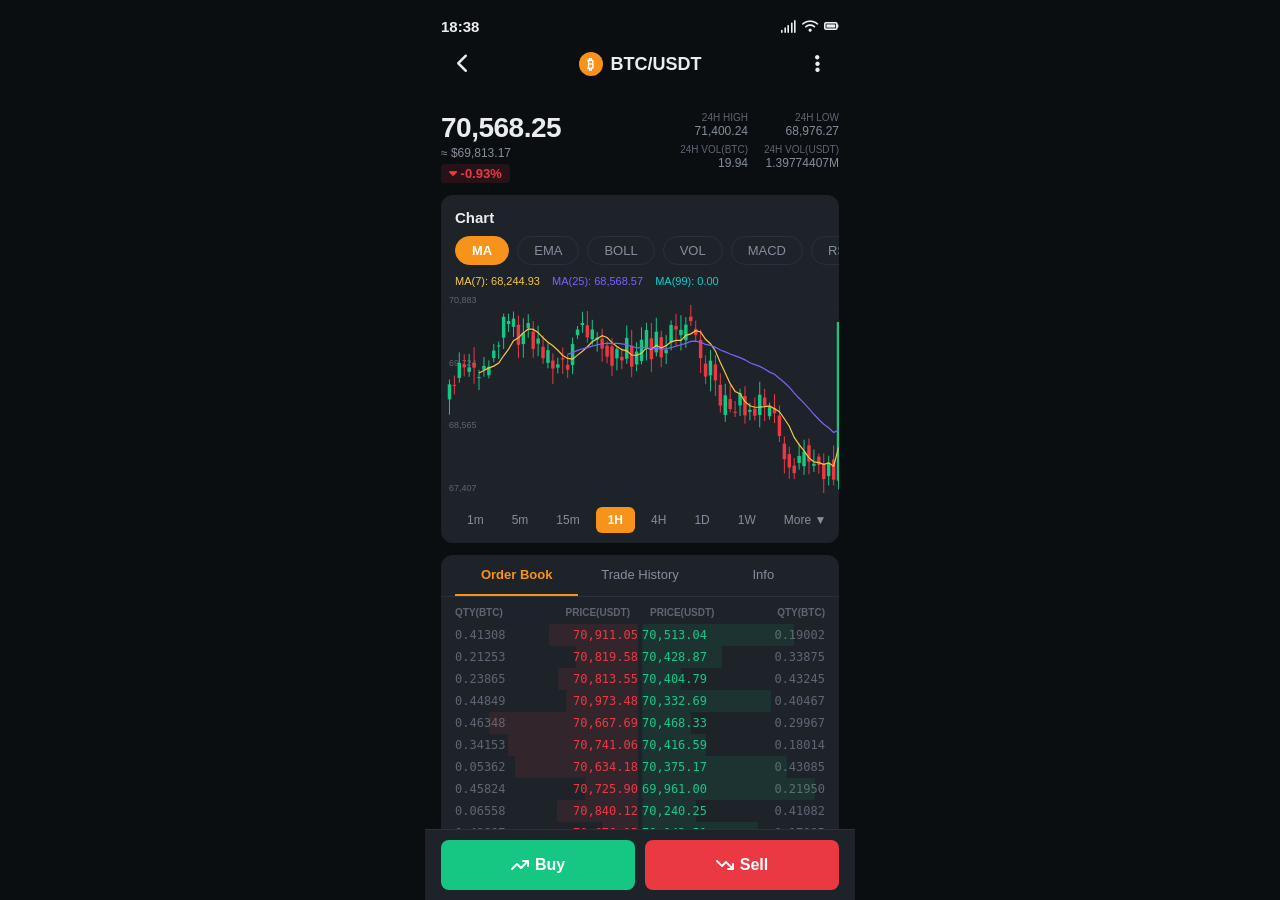
<file: 详情页创建命令/比特币/index.html>
<!DOCTYPE html>
<html lang="zh-CN">
<head>
<meta charset="UTF-8">
<meta name="viewport" content="width=device-width,initial-scale=1,maximum-scale=1,user-scalable=no,viewport-fit=cover">
<title>BTC/USDT</title>
<link rel="stylesheet" href="https://cdnjs.cloudflare.com/ajax/libs/font-awesome/6.5.1/css/all.min.css">
<link rel="stylesheet" href="./styles/main.css">
</head>
<body>
<div class="app">

  <!-- Status Bar -->
  <div class="status-bar">
    <span class="status-time" id="statusTime">9:41</span>
    <span class="status-icons">
      <i class="fas fa-signal"></i>
      <i class="fas fa-wifi"></i>
      <i class="fas fa-battery-full"></i>
    </span>
  </div>

  <!-- Nav Bar -->
  <div class="nav-bar">
    <button class="nav-btn" onclick="showToast('Back')"><i class="fas fa-chevron-left"></i></button>
    <div class="nav-title">
      <div class="btc-icon">₿</div>
      BTC/USDT
    </div>
    <button class="nav-btn" onclick="showToast('More options')"><i class="fas fa-ellipsis-vertical"></i></button>
  </div>

  <!-- Pull Indicator -->
  <div class="pull-indicator" id="pullIndicator"><i class="fas fa-arrow-down"></i> Pull to refresh</div>

  <!-- Scrollable Content -->
  <div class="content" id="contentArea">

    <!-- Overview -->
    <div class="overview">
      <div class="overview-top">
        <div class="price-block">
          <div class="price" id="mainPrice">70,568.25</div>
          <div class="price-usd" id="priceUsd">≈ $69,813.17</div>
          <div class="change down" id="priceChange"><i class="fas fa-caret-down"></i> -0.93%</div>
        </div>
        <div class="stats-grid">
          <div class="stat-item"><div class="stat-label">24h High</div><div class="stat-value" id="statHigh">71,400.24</div></div>
          <div class="stat-item"><div class="stat-label">24h Low</div><div class="stat-value" id="statLow">68,976.27</div></div>
          <div class="stat-item"><div class="stat-label">24h Vol(BTC)</div><div class="stat-value" id="statVolBtc">19.94</div></div>
          <div class="stat-item"><div class="stat-label">24h Vol(USDT)</div><div class="stat-value" id="statVolUsdt">1.39774407M</div></div>
        </div>
      </div>
    </div>

    <!-- Chart Section -->
    <div class="section">
      <div class="section-header">Chart</div>

      <!-- Indicators -->
      <div class="indicators-scroll" id="indBar">
        <button class="ind-btn active" data-ind="MA">MA</button>
        <button class="ind-btn" data-ind="EMA">EMA</button>
        <button class="ind-btn" data-ind="BOLL">BOLL</button>
        <button class="ind-btn" data-ind="VOL">VOL</button>
        <button class="ind-btn" data-ind="MACD">MACD</button>
        <button class="ind-btn" data-ind="RSI">RSI</button>
      </div>
      <div class="ind-values" id="indValues">
        <span class="v1">MA(7): 70,412.56</span>
        <span class="v2">MA(25): 69,856.32</span>
        <span class="v3">MA(99): 68,234.18</span>
      </div>

      <!-- Canvas Chart -->
      <div class="chart-wrap">
        <canvas id="klineCanvas"></canvas>
      </div>

      <!-- Time Periods -->
      <div class="periods-bar">
        <div class="more-dropdown" id="moreDropdown"></div>
        <div class="periods-scroll" id="periodsBar">
          <button class="period-btn" data-period="1m">1m</button>
          <button class="period-btn" data-period="5m">5m</button>
          <button class="period-btn" data-period="15m">15m</button>
          <button class="period-btn active" data-period="1H">1H</button>
          <button class="period-btn" data-period="4H">4H</button>
          <button class="period-btn" data-period="1D">1D</button>
          <button class="period-btn" data-period="1W">1W</button>
          <button class="period-btn" data-period="More" id="moreBtn">More ▼</button>
        </div>
      </div>
    </div>

    <!-- Order Book / Trades / Info -->
    <div class="section" id="dataSection">
      <div class="tabs-bar" id="tabsBar">
        <button class="tab-btn active" data-tab="orderbook">Order Book</button>
        <button class="tab-btn" data-tab="trades">Trade History</button>
        <button class="tab-btn" data-tab="info">Info</button>
      </div>

      <div class="tab-content active" id="tab-orderbook">
        <div class="orderbook">
          <div class="ob-header">
            <span>Qty(BTC)</span><span>Price(USDT)</span>
            <span>Price(USDT)</span><span>Qty(BTC)</span>
          </div>
          <div class="ob-rows" id="obRows"></div>
          <div class="ob-spread" id="obSpread"></div>
        </div>
      </div>

      <div class="tab-content" id="tab-trades">
        <div class="trade-history" id="tradeHistory">
          <div class="th-header"><span>Price(USDT)</span><span>Qty(BTC)</span><span>Time</span></div>
        </div>
      </div>

      <div class="tab-content" id="tab-info">
        <div class="info-panel">
          <div class="info-row"><span class="info-label">Trading Pair</span><span class="info-value">BTC/USDT</span></div>
          <div class="info-row"><span class="info-label">Base Asset</span><span class="info-value">Bitcoin (BTC)</span></div>
          <div class="info-row"><span class="info-label">Quote Asset</span><span class="info-value">Tether (USDT)</span></div>
          <div class="info-row"><span class="info-label">Min Order</span><span class="info-value">0.00001 BTC</span></div>
          <div class="info-row"><span class="info-label">Price Precision</span><span class="info-value">0.01 USDT</span></div>
          <div class="info-row"><span class="info-label">Qty Precision</span><span class="info-value">0.00001 BTC</span></div>
          <div class="info-row"><span class="info-label">Maker Fee</span><span class="info-value">0.10%</span></div>
          <div class="info-row"><span class="info-label">Taker Fee</span><span class="info-value">0.10%</span></div>
          <div class="info-row"><span class="info-label">Listed</span><span class="info-value">2019-11-28</span></div>
          <div class="info-row"><span class="info-label">Contract Address</span><span class="info-value" style="font-size:11px">0x2260FAC5E5542a773Aa44fBCfeDf7C193bc2C599</span></div>
        </div>
      </div>
    </div>

    <div style="height:16px"></div>
  </div>

  <!-- Bottom Bar -->
  <div class="bottom-bar">
    <button class="action-btn btn-buy" onclick="showToast('Buy feature coming soon')"><i class="fas fa-arrow-trend-up"></i> Buy</button>
    <button class="action-btn btn-sell" onclick="showToast('Sell feature coming soon')"><i class="fas fa-arrow-trend-down"></i> Sell</button>
  </div>
</div>

<div class="toast" id="toast"></div>

<script src="./scripts/main.js"></script>
</body>
</html>
</file>
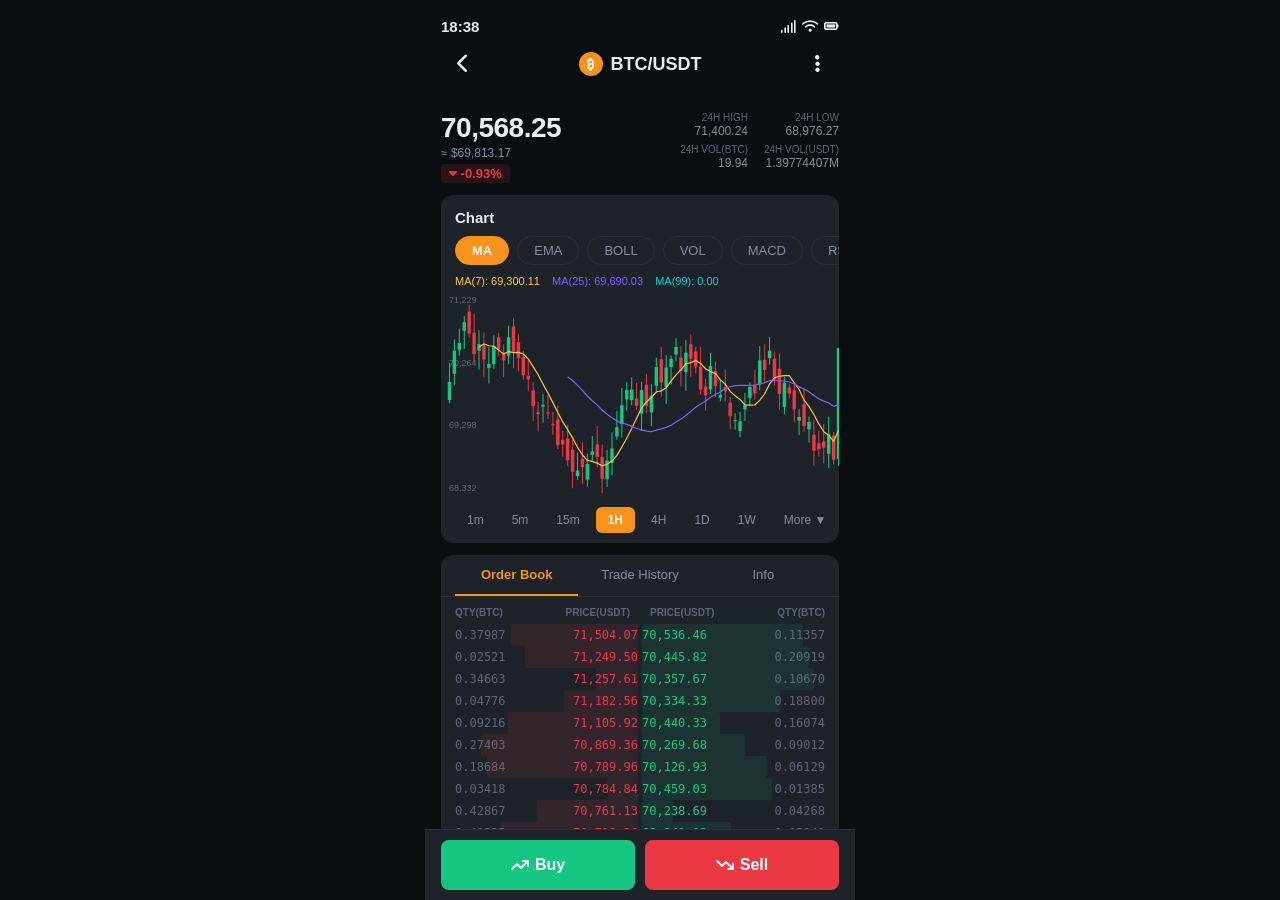
<file: index_比特币.html>
<!DOCTYPE html>
<html lang="zh-CN">
<head>
<meta charset="UTF-8">
<meta name="viewport" content="width=device-width,initial-scale=1,maximum-scale=1,user-scalable=no,viewport-fit=cover">
<title>BTC/USDT</title>
<link rel="stylesheet" href="https://cdnjs.cloudflare.com/ajax/libs/font-awesome/6.5.1/css/all.min.css">
<style>
*{margin:0;padding:0;box-sizing:border-box;-webkit-tap-highlight-color:transparent}
:root{
  --bg:#0B0E11;--card:#1E2329;--card-hover:#2B3139;
  --text:#EAECEF;--text-sec:#848E9C;--text-third:#5E6673;
  --green:#16c784;--red:#ea3943;--orange:#F7931A;
  --border:#2B3139;--radius:12px;
}
html,body{height:100%;font-family:-apple-system,BlinkMacSystemFont,'Segoe UI',Roboto,Helvetica,Arial,sans-serif;background:var(--bg);color:var(--text);font-size:14px;overflow:hidden;touch-action:manipulation}
::-webkit-scrollbar{display:none}

.app{display:flex;flex-direction:column;height:100%;max-width:430px;margin:0 auto;position:relative;overflow:hidden}

/* Status Bar */
.status-bar{display:flex;align-items:center;justify-content:space-between;padding:8px 16px 0;height:44px;flex-shrink:0;font-size:12px;font-weight:600;color:var(--text)}
.status-time{font-size:15px;font-weight:700}
.status-icons{display:flex;gap:6px;align-items:center;font-size:13px}

/* Nav Bar */
.nav-bar{display:flex;align-items:center;justify-content:space-between;padding:4px 16px 8px;height:44px;flex-shrink:0}
.nav-btn{width:44px;height:44px;display:flex;align-items:center;justify-content:center;font-size:20px;color:var(--text);background:none;border:none;cursor:pointer;border-radius:50%}
.nav-btn:active{background:var(--card)}
.nav-title{display:flex;align-items:center;gap:8px;font-size:18px;font-weight:700}
.nav-title .btc-icon{width:24px;height:24px;background:var(--orange);border-radius:50%;display:flex;align-items:center;justify-content:center;font-size:14px;font-weight:800;color:#fff}

/* Pull to refresh */
.pull-indicator{text-align:center;color:var(--text-sec);font-size:12px;padding:12px;transition:opacity .2s;opacity:0;height:0;overflow:hidden}
.pull-indicator.active{opacity:1;height:auto}
.pull-indicator i{margin-right:4px;transition:transform .3s}
.pull-indicator.ready i{transform:rotate(180deg)}

/* Content */
.content{flex:1;overflow-y:auto;overflow-x:hidden;-webkit-overflow-scrolling:touch;padding-bottom:8px}

/* Overview Card */
.overview{padding:0 16px;margin-bottom:12px}
.overview-top{display:flex;justify-content:space-between;align-items:flex-start;gap:12px}
.price-block .price{font-size:28px;font-weight:700;letter-spacing:-.5px}
.price-block .price-usd{font-size:12px;color:var(--text-sec);margin-top:2px}
.price-block .change{display:inline-block;font-size:13px;font-weight:600;padding:2px 8px;border-radius:4px;margin-top:4px}
.price-block .change.down{color:var(--red);background:rgba(234,57,67,.12)}
.price-block .change.up{color:var(--green);background:rgba(22,199,132,.12)}
.stats-grid{display:grid;grid-template-columns:1fr 1fr;gap:6px 16px;text-align:right}
.stat-item .stat-label{font-size:10px;color:var(--text-third);text-transform:uppercase}
.stat-item .stat-value{font-size:12px;color:var(--text-sec);font-weight:500;margin-top:1px}

/* Section Card */
.section{background:var(--card);border-radius:var(--radius);margin:0 16px 12px;overflow:hidden}
.section-header{display:flex;align-items:center;justify-content:space-between;padding:14px 14px 0;font-size:15px;font-weight:700}

/* Indicators */
.indicators-scroll{display:flex;gap:8px;padding:10px 14px;overflow-x:auto;-webkit-overflow-scrolling:touch}
.ind-btn{flex-shrink:0;padding:6px 16px;border-radius:20px;border:1px solid var(--border);background:transparent;color:var(--text-sec);font-size:13px;font-weight:500;cursor:pointer;transition:all .15s}
.ind-btn.active{background:var(--orange);border-color:var(--orange);color:#fff;font-weight:600}
.ind-btn:active{transform:scale(.95)}

.ind-values{display:flex;gap:12px;padding:0 14px 10px;font-size:11px;flex-wrap:wrap}
.ind-values span{color:var(--text-sec)}
.ind-values .v1{color:#f5c842}
.ind-values .v2{color:#7b61ff}
.ind-values .v3{color:#00d2d3}

/* Chart */
.chart-wrap{padding:0 4px;position:relative}
.chart-wrap canvas{width:100%;height:200px;display:block}

/* Time Periods */
.periods-bar{position:relative}
.periods-scroll{display:flex;gap:4px;padding:10px 14px;overflow-x:auto;-webkit-overflow-scrolling:touch}
.period-btn{flex-shrink:0;padding:6px 12px;border-radius:6px;border:none;background:transparent;color:var(--text-sec);font-size:12px;font-weight:500;cursor:pointer;transition:all .15s}
.period-btn.active{background:var(--orange);color:#fff;font-weight:600}
.period-btn:active{transform:scale(.95)}
.more-dropdown{position:absolute;bottom:100%;left:50%;transform:translateX(-50%);background:var(--card);border:1px solid var(--border);border-radius:10px;padding:8px;display:none;flex-wrap:wrap;gap:4px;z-index:20;box-shadow:0 -4px 20px rgba(0,0,0,.4);min-width:220px;justify-content:center}
.more-dropdown.show{display:flex}

/* Tabs */
.tabs-bar{display:flex;border-bottom:1px solid var(--border);padding:0 14px}
.tab-btn{flex:1;padding:12px 0;text-align:center;font-size:13px;font-weight:500;color:var(--text-sec);background:none;border:none;border-bottom:2px solid transparent;cursor:pointer;transition:all .15s}
.tab-btn.active{color:var(--orange);border-bottom-color:var(--orange);font-weight:700}
.tab-btn:active{opacity:.7}

/* Order Book */
.orderbook{padding:10px 14px}
.ob-header{display:flex;font-size:10px;color:var(--text-third);text-transform:uppercase;margin-bottom:6px;font-weight:600}
.ob-header span{flex:1}
.ob-header span:nth-child(2){text-align:right;padding-right:10px}
.ob-header span:nth-child(3){text-align:left;padding-left:10px}
.ob-header span:nth-child(4){text-align:right}
.ob-rows{display:flex;gap:4px;max-height:320px;overflow-y:auto}
.ob-col{flex:1}
.ob-row{display:flex;justify-content:space-between;padding:4px 0;font-size:12px;font-family:'SF Mono',Menlo,monospace;position:relative}
.ob-row .ob-bar{position:absolute;top:0;bottom:0;opacity:.1;border-radius:2px}
.ob-col.sell .ob-row .ob-bar{right:0;background:var(--red)}
.ob-col.buy .ob-row .ob-bar{left:0;background:var(--green)}
.ob-col.sell .ob-price{color:var(--red)}
.ob-col.buy .ob-price{color:var(--green)}
.ob-qty{color:var(--text-third)}
.ob-col.sell .ob-row{flex-direction:row}
.ob-col.sell .ob-qty{order:-1}
.ob-col.buy .ob-row{flex-direction:row}
.ob-spread{text-align:center;padding:8px 0;font-size:11px;color:var(--text-sec)}
.ob-spread .spread-price{font-size:16px;font-weight:700;color:var(--text)}

/* Trade History */
.trade-history{padding:10px 14px;max-height:320px;overflow-y:auto}
.th-header{display:flex;font-size:10px;color:var(--text-third);text-transform:uppercase;margin-bottom:8px;font-weight:600}
.th-header span{flex:1}
.th-header span:last-child{text-align:right}
.th-row{display:flex;padding:5px 0;font-size:12px;font-family:'SF Mono',Menlo,monospace}
.th-row span{flex:1}
.th-row span:last-child{text-align:right;color:var(--text-third)}
.th-row.buy-trade .th-price{color:var(--green)}
.th-row.sell-trade .th-price{color:var(--red)}

/* Info */
.info-panel{padding:14px}
.info-row{display:flex;justify-content:space-between;padding:10px 0;border-bottom:1px solid var(--border);font-size:13px}
.info-row:last-child{border:none}
.info-label{color:var(--text-sec)}
.info-value{color:var(--text);font-weight:500;text-align:right;max-width:60%;word-break:break-all}

/* Bottom Bar */
.bottom-bar{flex-shrink:0;display:flex;gap:10px;padding:10px 16px;padding-bottom:max(10px,env(safe-area-inset-bottom));background:var(--card);border-top:1px solid var(--border)}
.action-btn{flex:1;height:50px;border:none;border-radius:8px;font-size:16px;font-weight:700;color:#fff;cursor:pointer;transition:all .1s;display:flex;align-items:center;justify-content:center;gap:6px}
.action-btn:active{transform:scale(.97);opacity:.85}
.btn-buy{background:var(--green)}
.btn-sell{background:var(--red)}

/* Toast */
.toast{position:fixed;top:80px;left:50%;transform:translateX(-50%) translateY(-20px);background:rgba(30,35,41,.95);color:var(--text);padding:12px 24px;border-radius:10px;font-size:14px;opacity:0;transition:all .3s;pointer-events:none;z-index:100;backdrop-filter:blur(8px);border:1px solid var(--border)}
.toast.show{opacity:1;transform:translateX(-50%) translateY(0)}

/* Hide tab content */
.tab-content{display:none}
.tab-content.active{display:block}
</style>
</head>
<body>
<div class="app">
  <!-- Status Bar -->
  <div class="status-bar">
    <span class="status-time" id="statusTime">9:41</span>
    <span class="status-icons">
      <i class="fas fa-signal"></i>
      <i class="fas fa-wifi"></i>
      <i class="fas fa-battery-full"></i>
    </span>
  </div>

  <!-- Nav Bar -->
  <div class="nav-bar">
    <button class="nav-btn" onclick="showToast('Back')"><i class="fas fa-chevron-left"></i></button>
    <div class="nav-title">
      <div class="btc-icon">₿</div>
      BTC/USDT
    </div>
    <button class="nav-btn" onclick="showToast('More options')"><i class="fas fa-ellipsis-vertical"></i></button>
  </div>

  <!-- Pull Indicator -->
  <div class="pull-indicator" id="pullIndicator"><i class="fas fa-arrow-down"></i> Pull to refresh</div>

  <!-- Scrollable Content -->
  <div class="content" id="contentArea">

    <!-- Overview -->
    <div class="overview">
      <div class="overview-top">
        <div class="price-block">
          <div class="price" id="mainPrice">70,568.25</div>
          <div class="price-usd" id="priceUsd">≈ $69,813.17</div>
          <div class="change down" id="priceChange"><i class="fas fa-caret-down"></i> -0.93%</div>
        </div>
        <div class="stats-grid">
          <div class="stat-item"><div class="stat-label">24h High</div><div class="stat-value" id="statHigh">71,400.24</div></div>
          <div class="stat-item"><div class="stat-label">24h Low</div><div class="stat-value" id="statLow">68,976.27</div></div>
          <div class="stat-item"><div class="stat-label">24h Vol(BTC)</div><div class="stat-value" id="statVolBtc">19.94</div></div>
          <div class="stat-item"><div class="stat-label">24h Vol(USDT)</div><div class="stat-value" id="statVolUsdt">1.39774407M</div></div>
        </div>
      </div>
    </div>

    <!-- Chart Section -->
    <div class="section">
      <div class="section-header">Chart</div>

      <!-- Indicators -->
      <div class="indicators-scroll" id="indBar">
        <button class="ind-btn active" data-ind="MA">MA</button>
        <button class="ind-btn" data-ind="EMA">EMA</button>
        <button class="ind-btn" data-ind="BOLL">BOLL</button>
        <button class="ind-btn" data-ind="VOL">VOL</button>
        <button class="ind-btn" data-ind="MACD">MACD</button>
        <button class="ind-btn" data-ind="RSI">RSI</button>
      </div>
      <div class="ind-values" id="indValues">
        <span class="v1">MA(7): 70,412.56</span>
        <span class="v2">MA(25): 69,856.32</span>
        <span class="v3">MA(99): 68,234.18</span>
      </div>

      <!-- Canvas Chart -->
      <div class="chart-wrap">
        <canvas id="klineCanvas"></canvas>
      </div>

      <!-- Time Periods -->
      <div class="periods-bar">
        <div class="more-dropdown" id="moreDropdown"></div>
        <div class="periods-scroll" id="periodsBar">
          <button class="period-btn" data-period="1m">1m</button>
          <button class="period-btn" data-period="5m">5m</button>
          <button class="period-btn" data-period="15m">15m</button>
          <button class="period-btn active" data-period="1H">1H</button>
          <button class="period-btn" data-period="4H">4H</button>
          <button class="period-btn" data-period="1D">1D</button>
          <button class="period-btn" data-period="1W">1W</button>
          <button class="period-btn" data-period="More" id="moreBtn">More ▼</button>
        </div>
      </div>
    </div>

    <!-- Order Book / Trades / Info -->
    <div class="section" id="dataSection">
      <div class="tabs-bar" id="tabsBar">
        <button class="tab-btn active" data-tab="orderbook">Order Book</button>
        <button class="tab-btn" data-tab="trades">Trade History</button>
        <button class="tab-btn" data-tab="info">Info</button>
      </div>

      <div class="tab-content active" id="tab-orderbook">
        <div class="orderbook">
          <div class="ob-header">
            <span>Qty(BTC)</span><span>Price(USDT)</span>
            <span>Price(USDT)</span><span>Qty(BTC)</span>
          </div>
          <div class="ob-rows" id="obRows"></div>
          <div class="ob-spread" id="obSpread"></div>
        </div>
      </div>

      <div class="tab-content" id="tab-trades">
        <div class="trade-history" id="tradeHistory">
          <div class="th-header"><span>Price(USDT)</span><span>Qty(BTC)</span><span>Time</span></div>
        </div>
      </div>

      <div class="tab-content" id="tab-info">
        <div class="info-panel">
          <div class="info-row"><span class="info-label">Trading Pair</span><span class="info-value">BTC/USDT</span></div>
          <div class="info-row"><span class="info-label">Base Asset</span><span class="info-value">Bitcoin (BTC)</span></div>
          <div class="info-row"><span class="info-label">Quote Asset</span><span class="info-value">Tether (USDT)</span></div>
          <div class="info-row"><span class="info-label">Min Order</span><span class="info-value">0.00001 BTC</span></div>
          <div class="info-row"><span class="info-label">Price Precision</span><span class="info-value">0.01 USDT</span></div>
          <div class="info-row"><span class="info-label">Qty Precision</span><span class="info-value">0.00001 BTC</span></div>
          <div class="info-row"><span class="info-label">Maker Fee</span><span class="info-value">0.10%</span></div>
          <div class="info-row"><span class="info-label">Taker Fee</span><span class="info-value">0.10%</span></div>
          <div class="info-row"><span class="info-label">Listed</span><span class="info-value">2019-11-28</span></div>
          <div class="info-row"><span class="info-label">Contract Address</span><span class="info-value" style="font-size:11px">0x2260FAC5E5542a773Aa44fBCfeDf7C193bc2C599</span></div>
        </div>
      </div>
    </div>

    <div style="height:16px"></div>
  </div>

  <!-- Bottom Bar -->
  <div class="bottom-bar">
    <button class="action-btn btn-buy" onclick="showToast('Buy feature coming soon')"><i class="fas fa-arrow-trend-up"></i> Buy</button>
    <button class="action-btn btn-sell" onclick="showToast('Sell feature coming soon')"><i class="fas fa-arrow-trend-down"></i> Sell</button>
  </div>
</div>

<div class="toast" id="toast"></div>

<script>
// ── State ──
const state = {
  basePrice: 70568.25,
  indicator: 'MA',
  period: '1H',
  tab: 'orderbook',
  klineData: [],
  moreOpen: false
};

// ── Helpers ──
const $ = s => document.querySelector(s);
const $$ = s => document.querySelectorAll(s);
const rand = (a, b) => Math.random() * (b - a) + a;
const fmt = (n, d=2) => n.toLocaleString('en-US', {minimumFractionDigits:d, maximumFractionDigits:d});

function showToast(msg) {
  const t = $('#toast');
  t.textContent = msg;
  t.classList.add('show');
  clearTimeout(t._tid);
  t._tid = setTimeout(() => t.classList.remove('show'), 1800);
}

// ── Clock ──
function updateClock() {
  const d = new Date();
  $('#statusTime').textContent = d.getHours().toString().padStart(2,'0') + ':' + d.getMinutes().toString().padStart(2,'0');
}
updateClock();
setInterval(updateClock, 30000);

// ── Generate K-Line Data ──
function generateKline(count=80, base=null) {
  base = base || state.basePrice;
  const data = [];
  let price = base - rand(800, 1500);
  const now = Date.now();
  const periodMs = {
    '1m':60000,'3m':180000,'5m':300000,'15m':900000,'30m':1800000,
    '1H':3600000,'2H':7200000,'4H':14400000,'8H':28800000,
    '12H':43200000,'1D':86400000,'1W':604800000,'1M':2592000000
  };
  const interval = periodMs[state.period] || 3600000;
  for (let i = 0; i < count; i++) {
    const open = price + rand(-200, 200);
    const close = open + rand(-400, 400);
    const high = Math.max(open, close) + rand(50, 300);
    const low = Math.min(open, close) - rand(50, 300);
    const vol = rand(0.5, 5);
    data.push({ time: now - (count - i) * interval, open, high, low, close, vol });
    price = close;
  }
  const last = data[data.length - 1];
  last.close = state.basePrice;
  last.high = Math.max(last.high, state.basePrice);
  last.low = Math.min(last.low, state.basePrice);
  return data;
}

// ── Compute Indicators ──
function computeMA(data, period) {
  const result = [];
  for (let i = 0; i < data.length; i++) {
    if (i < period - 1) { result.push(null); continue; }
    let sum = 0;
    for (let j = i - period + 1; j <= i; j++) sum += data[j].close;
    result.push(sum / period);
  }
  return result;
}

function computeEMA(data, period) {
  const result = [];
  const k = 2 / (period + 1);
  let ema = data[0].close;
  for (let i = 0; i < data.length; i++) {
    ema = data[i].close * k + ema * (1 - k);
    result.push(i >= period - 1 ? ema : null);
  }
  return result;
}

function computeBOLL(data, period=20) {
  const mid = computeMA(data, period);
  const upper = [], lower = [];
  for (let i = 0; i < data.length; i++) {
    if (mid[i] === null) { upper.push(null); lower.push(null); continue; }
    let sqSum = 0;
    for (let j = i - period + 1; j <= i; j++) sqSum += (data[j].close - mid[i]) ** 2;
    const std = Math.sqrt(sqSum / period);
    upper.push(mid[i] + 2 * std);
    lower.push(mid[i] - 2 * std);
  }
  return { mid, upper, lower };
}

function computeMACD(data) {
  const ema12 = computeEMA(data, 12);
  const ema26 = computeEMA(data, 26);
  const dif = ema12.map((v, i) => (v !== null && ema26[i] !== null) ? v - ema26[i] : null);
  const signal = [];
  let s = 0;
  const k = 2 / 10;
  for (let i = 0; i < dif.length; i++) {
    if (dif[i] === null) { signal.push(null); continue; }
    if (s === 0) s = dif[i];
    else s = dif[i] * k + s * (1 - k);
    signal.push(s);
  }
  const hist = dif.map((v, i) => (v !== null && signal[i] !== null) ? (v - signal[i]) * 2 : null);
  return { dif, signal, hist };
}

function computeRSI(data, period=14) {
  const result = [];
  for (let i = 0; i < data.length; i++) {
    if (i < period) { result.push(null); continue; }
    let gains = 0, losses = 0;
    for (let j = i - period + 1; j <= i; j++) {
      const diff = data[j].close - data[j-1].close;
      if (diff > 0) gains += diff; else losses -= diff;
    }
    const rs = losses === 0 ? 100 : gains / losses;
    result.push(100 - 100 / (1 + rs));
  }
  return result;
}

// ── Draw Chart ──
function drawChart() {
  const canvas = $('#klineCanvas');
  const dpr = window.devicePixelRatio || 1;
  const rect = canvas.parentElement.getBoundingClientRect();
  const W = rect.width;
  const H = 200;
  canvas.width = W * dpr;
  canvas.height = H * dpr;
  canvas.style.width = W + 'px';
  canvas.style.height = H + 'px';
  const ctx = canvas.getContext('2d');
  ctx.scale(dpr, dpr);

  const data = state.klineData;
  if (!data.length) return;

  const ind = state.indicator;
  const isSubChart = (ind === 'VOL' || ind === 'MACD' || ind === 'RSI');
  const mainH = isSubChart ? H * 0.65 : H;
  const subH = isSubChart ? H * 0.3 : 0;
  const subTop = isSubChart ? H * 0.7 : H;
  const pad = { top: 8, bottom: 4, left: 2, right: 2 };

  const candleW = Math.max(2, (W - pad.left - pad.right) / data.length * 0.7);
  const gap = (W - pad.left - pad.right) / data.length;

  let minP = Infinity, maxP = -Infinity;
  data.forEach(d => { if (d.low < minP) minP = d.low; if (d.high > maxP) maxP = d.high; });

  if (ind === 'BOLL') {
    const boll = computeBOLL(data);
    boll.upper.forEach(v => { if (v !== null && v > maxP) maxP = v; });
    boll.lower.forEach(v => { if (v !== null && v < minP) minP = v; });
  }

  const priceRange = maxP - minP || 1;
  const yScale = (mainH - pad.top - pad.bottom) / priceRange;
  const toY = p => pad.top + (maxP - p) * yScale;

  // Grid
  ctx.strokeStyle = 'rgba(43,49,57,0.5)';
  ctx.lineWidth = 0.5;
  for (let i = 0; i < 4; i++) {
    const y = pad.top + (mainH - pad.top - pad.bottom) * i / 3;
    ctx.beginPath(); ctx.moveTo(0, y); ctx.lineTo(W, y); ctx.stroke();
    ctx.fillStyle = '#5E6673';
    ctx.font = '9px sans-serif';
    ctx.fillText(fmt(maxP - priceRange * i / 3, 0), 4, y - 2);
  }

  // Candles
  data.forEach((d, i) => {
    const x = pad.left + i * gap + gap / 2;
    const isUp = d.close >= d.open;
    ctx.strokeStyle = ctx.fillStyle = isUp ? '#16c784' : '#ea3943';
    ctx.lineWidth = 1;
    ctx.beginPath();
    ctx.moveTo(x, toY(d.high));
    ctx.lineTo(x, toY(d.low));
    ctx.stroke();
    const top = toY(Math.max(d.open, d.close));
    const bot = toY(Math.min(d.open, d.close));
    const h = Math.max(1, bot - top);
    if (isUp) {
      ctx.fillRect(x - candleW/2, top, candleW, h);
    } else {
      ctx.fillRect(x - candleW/2, top, candleW, h);
    }
  });

  // Overlay indicators on main chart
  function drawLine(values, color) {
    ctx.strokeStyle = color;
    ctx.lineWidth = 1.2;
    ctx.beginPath();
    let started = false;
    values.forEach((v, i) => {
      if (v === null) return;
      const x = pad.left + i * gap + gap / 2;
      const y = toY(v);
      if (!started) { ctx.moveTo(x, y); started = true; }
      else ctx.lineTo(x, y);
    });
    ctx.stroke();
  }

  if (ind === 'MA') {
    drawLine(computeMA(data, 7), '#f5c842');
    drawLine(computeMA(data, 25), '#7b61ff');
    drawLine(computeMA(data, 99), '#00d2d3');
  } else if (ind === 'EMA') {
    drawLine(computeEMA(data, 7), '#f5c842');
    drawLine(computeEMA(data, 25), '#7b61ff');
    drawLine(computeEMA(data, 99), '#00d2d3');
  } else if (ind === 'BOLL') {
    const boll = computeBOLL(data);
    drawLine(boll.mid, '#f5c842');
    drawLine(boll.upper, '#7b61ff');
    drawLine(boll.lower, '#00d2d3');
  }

  // Sub chart
  if (ind === 'VOL') {
    let maxVol = 0;
    data.forEach(d => { if (d.vol > maxVol) maxVol = d.vol; });
    ctx.strokeStyle = 'rgba(43,49,57,0.5)';
    ctx.beginPath(); ctx.moveTo(0, subTop); ctx.lineTo(W, subTop); ctx.stroke();
    data.forEach((d, i) => {
      const x = pad.left + i * gap + gap / 2;
      const h = (d.vol / maxVol) * subH * 0.9;
      ctx.fillStyle = d.close >= d.open ? 'rgba(22,199,132,0.6)' : 'rgba(234,57,67,0.6)';
      ctx.fillRect(x - candleW/2, subTop + subH - h, candleW, h);
    });
  } else if (ind === 'MACD') {
    const macd = computeMACD(data);
    let maxAbs = 0;
    macd.hist.forEach(v => { if (v !== null && Math.abs(v) > maxAbs) maxAbs = Math.abs(v); });
    if (maxAbs === 0) maxAbs = 1;
    const midY = subTop + subH / 2;
    ctx.strokeStyle = 'rgba(43,49,57,0.5)';
    ctx.beginPath(); ctx.moveTo(0, midY); ctx.lineTo(W, midY); ctx.stroke();
    macd.hist.forEach((v, i) => {
      if (v === null) return;
      const x = pad.left + i * gap + gap / 2;
      const h = (v / maxAbs) * subH * 0.4;
      ctx.fillStyle = v >= 0 ? 'rgba(22,199,132,0.7)' : 'rgba(234,57,67,0.7)';
      ctx.fillRect(x - candleW/2, midY - (v > 0 ? h : 0), candleW, Math.abs(h));
    });
    function drawSubLine(values, color) {
      ctx.strokeStyle = color; ctx.lineWidth = 1;
      ctx.beginPath(); let st = false;
      values.forEach((v, i) => {
        if (v === null) return;
        const x = pad.left + i * gap + gap / 2;
        const y = midY - (v / maxAbs) * subH * 0.4;
        if (!st) { ctx.moveTo(x, y); st = true; } else ctx.lineTo(x, y);
      });
      ctx.stroke();
    }
    drawSubLine(macd.dif, '#f5c842');
    drawSubLine(macd.signal, '#7b61ff');
  } else if (ind === 'RSI') {
    const rsi = computeRSI(data);
    ctx.strokeStyle = 'rgba(43,49,57,0.5)';
    [subTop, subTop + subH].forEach(y => { ctx.beginPath(); ctx.moveTo(0, y); ctx.lineTo(W, y); ctx.stroke(); });
    ctx.setLineDash([3, 3]);
    [30, 70].forEach(lv => {
      const y = subTop + subH - (lv / 100) * subH;
      ctx.beginPath(); ctx.moveTo(0, y); ctx.lineTo(W, y); ctx.stroke();
      ctx.fillStyle = '#5E6673'; ctx.font = '9px sans-serif'; ctx.fillText(lv, 4, y - 2);
    });
    ctx.setLineDash([]);
    ctx.strokeStyle = '#f5c842'; ctx.lineWidth = 1.2;
    ctx.beginPath(); let st = false;
    rsi.forEach((v, i) => {
      if (v === null) return;
      const x = pad.left + i * gap + gap / 2;
      const y = subTop + subH - (v / 100) * subH;
      if (!st) { ctx.moveTo(x, y); st = true; } else ctx.lineTo(x, y);
    });
    ctx.stroke();
  }
}

// ── Update Indicator Values ──
function updateIndValues() {
  const data = state.klineData;
  if (!data.length) return;
  const el = $('#indValues');
  const ind = state.indicator;
  const last = data.length - 1;

  if (ind === 'MA') {
    const m7 = computeMA(data, 7), m25 = computeMA(data, 25), m99 = computeMA(data, 99);
    el.innerHTML = `<span class="v1">MA(7): ${fmt(m7[last]||0)}</span><span class="v2">MA(25): ${fmt(m25[last]||0)}</span><span class="v3">MA(99): ${fmt(m99[last]||0)}</span>`;
  } else if (ind === 'EMA') {
    const e7 = computeEMA(data, 7), e25 = computeEMA(data, 25), e99 = computeEMA(data, 99);
    el.innerHTML = `<span class="v1">EMA(7): ${fmt(e7[last]||0)}</span><span class="v2">EMA(25): ${fmt(e25[last]||0)}</span><span class="v3">EMA(99): ${fmt(e99[last]||0)}</span>`;
  } else if (ind === 'BOLL') {
    const b = computeBOLL(data);
    el.innerHTML = `<span class="v1">MID: ${fmt(b.mid[last]||0)}</span><span class="v2">UP: ${fmt(b.upper[last]||0)}</span><span class="v3">DN: ${fmt(b.lower[last]||0)}</span>`;
  } else if (ind === 'VOL') {
    const vol = data[last].vol;
    el.innerHTML = `<span class="v1">Vol: ${vol.toFixed(4)} BTC</span><span class="v2">MA(5): ${(data.slice(-5).reduce((s,d)=>s+d.vol,0)/5).toFixed(4)}</span>`;
  } else if (ind === 'MACD') {
    const m = computeMACD(data);
    el.innerHTML = `<span class="v1">DIF: ${fmt(m.dif[last]||0)}</span><span class="v2">DEA: ${fmt(m.signal[last]||0)}</span><span class="v3">MACD: ${fmt(m.hist[last]||0)}</span>`;
  } else if (ind === 'RSI') {
    const r = computeRSI(data);
    el.innerHTML = `<span class="v1">RSI(14): ${(r[last]||0).toFixed(2)}</span><span class="v2">RSI(6): ${(computeRSI(data,6)[last]||0).toFixed(2)}</span>`;
  }
}

// ── Order Book ──
function generateOrderBook() {
  const base = state.basePrice;
  const rows = 12;
  let sellHtml = '', buyHtml = '';
  const sellData = [], buyData = [];

  for (let i = rows; i >= 1; i--) {
    const price = base + rand(10, 80) * i;
    const qty = rand(0.001, 0.5);
    const pct = rand(15, 95);
    sellData.push({ price, qty, pct });
  }
  for (let i = 1; i <= rows; i++) {
    const price = base - rand(10, 80) * i;
    const qty = rand(0.001, 0.5);
    const pct = rand(15, 95);
    buyData.push({ price, qty, pct });
  }

  sellData.forEach(d => {
    sellHtml += `<div class="ob-row"><span class="ob-qty">${d.qty.toFixed(5)}</span><span class="ob-price">${fmt(d.price, 2)}</span><div class="ob-bar" style="width:${d.pct}%"></div></div>`;
  });
  buyData.forEach(d => {
    buyHtml += `<div class="ob-row"><span class="ob-price">${fmt(d.price, 2)}</span><span class="ob-qty">${d.qty.toFixed(5)}</span><div class="ob-bar" style="width:${d.pct}%"></div></div>`;
  });

  $('#obRows').innerHTML = `<div class="ob-col sell">${sellHtml}</div><div class="ob-col buy">${buyHtml}</div>`;

  const spreadPrice = base;
  const spreadPct = ((sellData[sellData.length-1].price - buyData[0].price) / base * 100).toFixed(3);
  $('#obSpread').innerHTML = `<div class="spread-price">${fmt(spreadPrice)}</div><span>Spread: ${spreadPct}%</span>`;
}

// ── Trade History ──
function generateTradeHistory() {
  const container = $('#tradeHistory');
  const existing = container.querySelector('.th-header').outerHTML;
  let html = existing;
  const base = state.basePrice;
  const now = Date.now();

  for (let i = 0; i < 30; i++) {
    const isBuy = Math.random() > 0.5;
    const price = base + rand(-200, 200);
    const qty = rand(0.001, 0.8);
    const time = new Date(now - i * rand(2000, 30000));
    const ts = time.getHours().toString().padStart(2,'0') + ':' + time.getMinutes().toString().padStart(2,'0') + ':' + time.getSeconds().toString().padStart(2,'0');
    html += `<div class="th-row ${isBuy?'buy-trade':'sell-trade'}"><span class="th-price">${fmt(price)}</span><span>${qty.toFixed(5)}</span><span>${ts}</span></div>`;
  }
  container.innerHTML = html;
}

// ── Indicators Bar ──
$('#indBar').addEventListener('click', e => {
  const btn = e.target.closest('.ind-btn');
  if (!btn) return;
  $$('#indBar .ind-btn').forEach(b => b.classList.remove('active'));
  btn.classList.add('active');
  state.indicator = btn.dataset.ind;
  updateIndValues();
  drawChart();
});

// ── Periods Bar ──
const morePeriods = ['3m','30m','2H','8H','12H','1M'];
morePeriods.forEach(p => {
  const btn = document.createElement('button');
  btn.className = 'period-btn';
  btn.dataset.period = p;
  btn.textContent = p;
  btn.addEventListener('click', () => {
    $$('.period-btn').forEach(b => b.classList.remove('active'));
    btn.classList.add('active');
    state.period = p;
    state.klineData = generateKline();
    drawChart();
    updateIndValues();
    $('#moreDropdown').classList.remove('show');
    state.moreOpen = false;
    $('#moreBtn').textContent = 'More ▼';
  });
  $('#moreDropdown').appendChild(btn);
});

$('#periodsBar').addEventListener('click', e => {
  const btn = e.target.closest('.period-btn');
  if (!btn) return;
  if (btn.id === 'moreBtn') {
    state.moreOpen = !state.moreOpen;
    $('#moreDropdown').classList.toggle('show', state.moreOpen);
    btn.textContent = state.moreOpen ? 'More ▲' : 'More ▼';
    return;
  }
  $$('.period-btn').forEach(b => b.classList.remove('active'));
  btn.classList.add('active');
  state.period = btn.dataset.period;
  state.klineData = generateKline();
  drawChart();
  updateIndValues();
  if (state.moreOpen) {
    $('#moreDropdown').classList.remove('show');
    state.moreOpen = false;
    $('#moreBtn').textContent = 'More ▼';
  }
});

// ── Tabs ──
$('#tabsBar').addEventListener('click', e => {
  const btn = e.target.closest('.tab-btn');
  if (!btn) return;
  $$('#tabsBar .tab-btn').forEach(b => b.classList.remove('active'));
  btn.classList.add('active');
  $$('.tab-content').forEach(tc => tc.classList.remove('active'));
  $(`#tab-${btn.dataset.tab}`).classList.add('active');
  state.tab = btn.dataset.tab;
});

// ── Pull to Refresh ──
let pullStartY = 0, pulling = false, pullDist = 0;
const content = $('#contentArea');
const pullInd = $('#pullIndicator');

content.addEventListener('touchstart', e => {
  if (content.scrollTop <= 0) {
    pullStartY = e.touches[0].clientY;
    pulling = true;
    pullDist = 0;
  }
}, { passive: true });

content.addEventListener('touchmove', e => {
  if (!pulling) return;
  pullDist = e.touches[0].clientY - pullStartY;
  if (pullDist > 0 && content.scrollTop <= 0) {
    pullInd.classList.add('active');
    if (pullDist > 80) pullInd.classList.add('ready');
    else pullInd.classList.remove('ready');
  } else {
    pullInd.classList.remove('active', 'ready');
  }
}, { passive: true });

content.addEventListener('touchend', () => {
  if (pulling && pullDist > 80) {
    pullInd.innerHTML = '<i class="fas fa-spinner fa-spin"></i> Refreshing...';
    setTimeout(() => {
      refreshData();
      pullInd.classList.remove('active', 'ready');
      pullInd.innerHTML = '<i class="fas fa-arrow-down"></i> Pull to refresh';
      showToast('Data refreshed');
    }, 800);
  } else {
    pullInd.classList.remove('active', 'ready');
  }
  pulling = false;
  pullDist = 0;
});

function refreshData() {
  state.basePrice += rand(-500, 500);
  const change = rand(-3, 3);
  const isUp = change >= 0;

  $('#mainPrice').textContent = fmt(state.basePrice);
  $('#priceUsd').textContent = `≈ $${fmt(state.basePrice * 0.989)}`;
  const changeEl = $('#priceChange');
  changeEl.className = `change ${isUp ? 'up' : 'down'}`;
  changeEl.innerHTML = `<i class="fas fa-caret-${isUp?'up':'down'}"></i> ${isUp?'+':''}${change.toFixed(2)}%`;

  $('#statHigh').textContent = fmt(state.basePrice + rand(200, 900), 2);
  $('#statLow').textContent = fmt(state.basePrice - rand(200, 1600), 2);
  $('#statVolBtc').textContent = rand(10, 30).toFixed(2);
  $('#statVolUsdt').textContent = fmt(rand(1, 2), 2) + 'M';

  state.klineData = generateKline();
  drawChart();
  updateIndValues();
  generateOrderBook();
  generateTradeHistory();
}

// ── Init ──
function init() {
  state.klineData = generateKline();
  drawChart();
  updateIndValues();
  generateOrderBook();
  generateTradeHistory();
}

init();
window.addEventListener('resize', () => { drawChart(); });

// Close dropdown on outside click
document.addEventListener('click', e => {
  if (state.moreOpen && !e.target.closest('.periods-bar')) {
    $('#moreDropdown').classList.remove('show');
    state.moreOpen = false;
    $('#moreBtn').textContent = 'More ▼';
  }
});
</script>
</body>
</html>
</file>
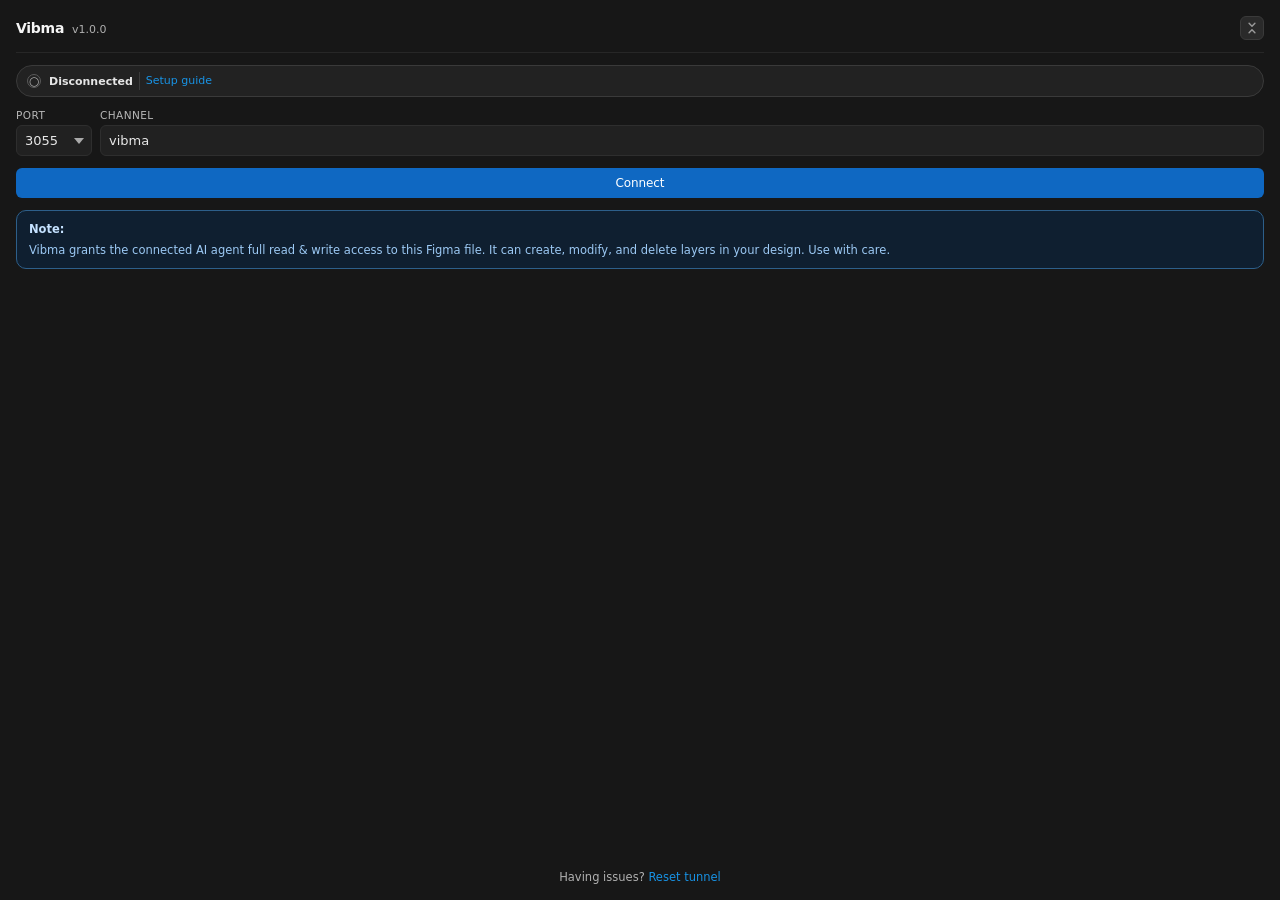
<file: vibma-plugin/ui.html>
<!DOCTYPE html>
<html>
  <head>
    <meta charset="utf-8" />
    <title>Vibma</title>
    <style>
      *, *::before, *::after {
        box-sizing: border-box;
      }

      body {
        font-family: -apple-system, BlinkMacSystemFont, "Segoe UI", system-ui, sans-serif;
        margin: 0;
        padding: 0;
        color: #e8e8e8;
        background-color: #171717;
        font-size: 13px;
        -webkit-font-smoothing: antialiased;
      }

      .container {
        padding: 16px;
        display: flex;
        flex-direction: column;
        gap: 12px;
        min-height: 100vh;
      }

      /* Header */
      .header {
        display: flex;
        align-items: center;
        justify-content: space-between;
        padding-bottom: 12px;
        border-bottom: 1px solid #272727;
      }

      .header-title {
        font-size: 14px;
        font-weight: 600;
        color: #f5f5f5;
        letter-spacing: -0.02em;
      }

      .version-chip {
        font-size: 11px;
        color: #b0b0b0;
        font-variant-numeric: tabular-nums;
      }

      /* Connection banner under title bar */
      .connection-banner {
        display: flex;
        align-items: center;
        gap: 6px;
        padding: 6px 10px;
        border: 1px solid #3a3a3a;
        border-radius: 999px;
        background-color: #222222;
      }

      .banner-primary {
        display: inline-flex;
        align-items: center;
        gap: 8px;
        white-space: nowrap;
        color: #e6e6e6;
        font-size: 11px;
        font-weight: 600;
      }

      .banner-icon {
        width: 14px;
        height: 14px;
        border-radius: 999px;
        display: inline-flex;
        align-items: center;
        justify-content: center;
        border: 1px solid #5a5a5a;
        color: #b0b0b0;
        font-size: 12px;
        line-height: 1;
        flex-shrink: 0;
      }

      .connection-banner.connected .banner-icon {
        border-color: #2f8c5c;
        color: #5fd69a;
      }

      .connection-banner.info .banner-icon {
        border-color: #2f7094;
        color: #93c8f0;
      }

      .connection-banner.connecting .banner-icon {
        border-color: #2f7094;
        color: #93c8f0;
      }

      .connection-banner.connecting .banner-secondary {
        color: #a6d5f7;
      }

      .connection-banner.error {
        border-color: #6f2e2e;
        background-color: #2a1717;
      }

      .connection-banner.error .banner-icon {
        border-color: #a94040;
        color: #ff7a7a;
      }

      .connection-banner.error .banner-secondary {
        color: #f6b1b1;
      }

      .connection-banner.warning {
        border-color: #705a1f;
        background-color: #2a2414;
      }

      .connection-banner.warning .banner-icon {
        border-color: #b18b2e;
        color: #ffd36a;
      }

      .connection-banner.warning .banner-secondary {
        color: #f3dca1;
      }

      .banner-warning-text {
        color: #f3dca1;
      }

      .banner-icon.spinning {
        animation: spin 1s linear infinite;
      }

      @keyframes spin {
        from { transform: rotate(0deg); }
        to { transform: rotate(360deg); }
      }

      .banner-divider {
        width: 1px;
        height: 18px;
        background-color: #3b3b3b;
        flex-shrink: 0;
      }

      .banner-secondary {
        min-width: 0;
        flex: 1;
        color: #b8b8b8;
        font-size: 11px;
        white-space: normal;
        overflow: hidden;
        text-overflow: ellipsis;
        display: -webkit-box;
        line-clamp: 2;
        -webkit-line-clamp: 2;
        -webkit-box-orient: vertical;
        line-height: 1.25;
        max-height: 2.5em;
      }

      .connection-banner.connected .banner-secondary {
        color: #bfe7d1;
      }

      .connection-banner.info .banner-secondary {
        color: #a6d5f7;
      }

      /* Form */
      .form-row {
        display: grid;
        grid-template-columns: 76px 1fr;
        gap: 8px;
        align-items: end;
      }

      .form-group {
        display: flex;
        flex-direction: column;
        gap: 4px;
      }

      label {
        font-size: 10.5px;
        font-weight: 500;
        color: #b8b8b8;
        letter-spacing: 0.04em;
        text-transform: uppercase;
      }

      input, select {
        background-color: #212121;
        border: 1px solid #2e2e2e;
        border-radius: 6px;
        padding: 7px 8px;
        font-size: 13px;
        color: #e8e8e8;
        outline: none;
        width: 100%;
        transition: border-color 0.15s;
        font-family: inherit;
      }

      input:focus, select:focus {
        border-color: #18a0fb;
      }

      input:disabled, select:disabled {
        opacity: 0.5;
        cursor: not-allowed;

      }

      select {
        cursor: pointer;
        appearance: none;
        -webkit-appearance: none;
        background-image: url("data:image/svg+xml,%3Csvg xmlns='http://www.w3.org/2000/svg' width='10' height='6'%3E%3Cpath d='M0 0l5 6 5-6z' fill='%23aaa'/%3E%3C/svg%3E");
        background-repeat: no-repeat;
        background-position: right 7px center;
        padding-right: 20px;
      }

      /* Button */
      button {
        background-color: #0f68c2;
        border: none;
        color: #fff;
        padding: 8px 14px;
        border-radius: 6px;
        cursor: pointer;
        font-size: 12px;
        font-weight: 500;
        font-family: inherit;
        width: 100%;
        transition: background-color 0.15s ease, transform 0.1s ease;
        letter-spacing: -0.01em;
      }

      button:hover:not(:disabled) {
        background-color: #0d5ba8;
      }

      button:active:not(:disabled) {
        transform: scale(0.98);
      }

      button.secondary {
        background-color: #242424;
        color: #d0d0d0;
        border: 1px solid #333;
      }

      button.secondary:hover:not(:disabled) {
        background-color: #2c2c2c;
      }

      button:disabled {
        opacity: 0.35;
        cursor: not-allowed;
      }

      /* Warning */
      #warning-box {
        display: flex;
        flex-direction: column;
        align-items: flex-start;
        gap: 4px;
        font-size: 11.5px;
        color: #9cc9f4;
        line-height: 1.45;
        padding: 10px 12px;
        background-color: #0f1f30;
        border-radius: 10px;
        border: 1px solid #2d5f8a;
      }

      #warning-box .warning-label {
        color: #c5e2ff;
        font-weight: 600;
      }

      /* Footer row */
      .footer-row {
        font-size: 11.5px;
        color: #b0b0b0;
        text-align: center;
        margin-top: auto;
        padding-top: 8px;
      }

      .link {
        color: #18a0fb;
        text-decoration: none;
        cursor: pointer;
        opacity: 0.9;
      }

      .link:hover {
        opacity: 1;
        text-decoration: underline;
      }

      /* Progress */
      .progress-section {
        display: flex;
        flex-direction: column;
        gap: 7px;
        padding-top: 12px;
        border-top: 1px solid #272727;
      }

      .hidden {
        display: none !important;
      }

      .progress-header {
        display: flex;
        justify-content: space-between;
        align-items: center;
      }

      .progress-title {
        font-size: 10.5px;
        font-weight: 500;
        color: #b8b8b8;
        text-transform: uppercase;
        letter-spacing: 0.04em;
      }

      #progress-percentage {
        font-size: 11px;
        color: #b0b0b0;
        font-variant-numeric: tabular-nums;
      }

      #progress-message {
        font-size: 12px;
        color: #b0b0b0;
        line-height: 1.4;
      }

      .progress-track {
        height: 3px;
        background-color: #252525;
        border-radius: 2px;
        overflow: hidden;
      }

      #progress-bar {
        height: 100%;
        background-color: #18a0fb;
        border-radius: 2px;
        transition: width 0.3s ease;
        width: 0%;
      }

      .progress-footer {
        font-size: 11px;
        color: #b0b0b0;
      }

      .operation-complete { color: #4ade80; }
      .operation-error { color: #f87171; }

      /* Collapse button in header */
      .collapse-toggle {
        display: inline-flex;
        align-items: center;
        justify-content: center;
        background-color: #2a2a2a;
        border: 1px solid #3a3a3a;
        color: #999;
        cursor: pointer;
        padding: 0;
        width: 24px;
        height: 24px;
        flex-shrink: 0;
        border-radius: 6px;
        transition: color 0.15s, background-color 0.15s, border-color 0.15s;
      }

      .collapse-toggle:hover {
        color: #e8e8e8;
        background-color: #333;
        border-color: #4a4a4a;
      }

      .collapse-toggle svg {
        width: 14px;
        height: 14px;
      }

      /* Collapsed mode */
      body.collapsed .container {
        padding: 0;
        gap: 0;
        min-height: auto;
      }

      body.collapsed .header,
      body.collapsed .connection-banner,
      body.collapsed .form-row,
      body.collapsed #btn-connect,
      body.collapsed #warning-box,
      body.collapsed .footer-row,
      body.collapsed #progress-container {
        display: none !important;
      }

      body.collapsed .collapsed-bar {
        display: flex !important;
      }

      /* Collapsed bar (hidden when expanded) */
      .collapsed-bar {
        display: none;
        align-items: center;
        gap: 8px;
        height: 48px;
        padding: 0 16px;
        background-color: #171717;
      }

      .collapsed-bar .banner-icon {
        width: 18px;
        height: 18px;
      }

      .collapsed-bar-label {
        font-size: 12px;
        font-weight: 600;
        color: #e6e6e6;
        white-space: nowrap;
      }

      .collapsed-bar-peer {
        font-size: 12px;
        color: #bfe7d1;
        overflow: hidden;
        text-overflow: ellipsis;
        white-space: nowrap;
        flex: 1;
      }

      .collapsed-bar .collapse-toggle {
        width: 24px;
        height: 24px;
      }

      /* Collapse/expand transition */
      body {
        transition: opacity 120ms ease;
      }

      /* Resize grip */
      .resize-grip {
        position: fixed;
        top: 0;
        right: 0;
        width: 6px;
        height: 100%;
        cursor: col-resize;
        z-index: 100;
      }

      .resize-grip::after {
        content: "";
        position: absolute;
        top: 50%;
        right: 1px;
        transform: translateY(-50%);
        width: 2px;
        height: 24px;
        border-radius: 1px;
        background-color: #3a3a3a;
        opacity: 0;
        transition: opacity 0.15s;
      }

      .resize-grip:hover::after,
      body.resizing .resize-grip::after {
        opacity: 1;
      }

      body.resizing {
        cursor: col-resize;
        user-select: none;
      }
    </style>
  </head>

  <body>
    <div class="resize-grip" id="resize-grip"></div>
    <div class="container">

      <!-- Collapsed bar (shown only when collapsed) -->
      <div id="collapsed-bar" class="collapsed-bar">
        <span id="collapsed-icon" class="banner-icon">✓</span>
        <span id="collapsed-label" class="collapsed-bar-label">Connected</span>
        <span id="collapsed-peer" class="collapsed-bar-peer"></span>
        <button id="expand-toggle" class="collapse-toggle" title="Expand">
          <svg viewBox="0 0 24 24" fill="none" stroke="currentColor" stroke-width="2.5" stroke-linecap="round" stroke-linejoin="round"><path d="m7 15 5 5 5-5"/><path d="m7 9 5-5 5 5"/></svg>
        </button>
      </div>

      <!-- Header -->
      <div class="header">
        <div style="display:flex;align-items:baseline;gap:8px;">
          <span class="header-title">Vibma</span>
          <span class="version-chip" id="version-badge"></span>
        </div>
        <button id="collapse-toggle" class="collapse-toggle" title="Collapse">
          <svg viewBox="0 0 24 24" fill="none" stroke="currentColor" stroke-width="2.5" stroke-linecap="round" stroke-linejoin="round"><path d="m7 20 5-5 5 5"/><path d="m7 4 5 5 5-5"/></svg>
        </button>
      </div>

      <!-- Connection banner -->
      <div id="connection-banner" class="connection-banner disconnected">
        <div class="banner-primary">
          <span id="banner-icon" class="banner-icon">○</span>
          <span id="banner-status-label">Disconnected</span>
        </div>
        <div class="banner-divider"></div>
        <div id="connection-info" class="banner-secondary"></div>
      </div>

      <!-- Port + Channel -->
      <div class="form-row">
        <div class="form-group">
          <label id="label-port"></label>
          <select id="port">
            <option value="3055" selected>3055</option>
            <option value="3056">3056</option>
            <option value="3057">3057</option>
            <option value="3058">3058</option>
          </select>
        </div>
        <div class="form-group">
          <label id="label-channel"></label>
          <input
            type="text"
            id="channel-name"
            placeholder="vibma"
            value="vibma"
            maxlength="32"
            pattern="[a-zA-Z0-9_\-]+"
          />
        </div>
      </div>

      <!-- Connect button -->
      <button id="btn-connect"></button>

      <!-- Warning -->
      <div id="warning-box"></div>

      <!-- Progress -->
      <div id="progress-container" class="progress-section hidden">
        <div class="progress-header">
          <span class="progress-title" id="progress-heading"></span>
          <span id="progress-percentage">0%</span>
        </div>
        <div id="progress-message"></div>
        <div class="progress-track">
          <div id="progress-bar"></div>
        </div>
        <div class="progress-footer">
          <span id="progress-status"></span>
        </div>
      </div>

      <!-- Reset -->
      <div class="footer-row">
        <span id="having-issues"></span> <a id="btn-reset" class="link"></a>
      </div>

    </div>

    <script>
      // Keep in sync with package.json version
      const VIBMA_VERSION = "1.0.0";

      // ─── i18n ─────────────────────────────────────────────────────
      const i18n = {
        en: {
          tagline: "Vibe Design meets Figma — AI-powered MCP bridge",
          btnConnect: "Connect",
          btnDisconnect: "Disconnect",
          labelPort: "Port",
          labelChannel: "Channel",
          statusDisconnected: "Not connected to Vibma relay",
          statusConnected: "Connected to Vibma relay",
          statusBadgeConnected: "Connected",
          statusBadgeDisconnected: "Disconnected",
          statusBadgeConnecting: "Connecting",
          statusBadgeError: "Error",
          statusConnecting: "Connecting...",
          statusDisconnecting: "Disconnecting...",
          statusResetting: "Resetting tunnel...",
          statusAlreadyConnected: "Already connected to server",
          statusDisconnectedFromServer: "Disconnected from server",
          statusRelayNotReachable: "Relay not reachable on port {port}. Start the relay first, then connect.",
          statusConnectionError: "Connection error: {message}",
          connectedToChannel: "Connected to channel: <strong>{channel}</strong>",
          sessionLabel: "Session: <strong>{name}</strong>{version}",
          waitingMcp: "Waiting for MCP connection\u2026",
          connectionRejected: "Connection rejected",
          setupGuide: "Setup guide",
          warningNote: "Note:",
          warningBody: "Vibma grants the connected AI agent full read & write access to this Figma file. It can create, modify, and delete layers in your design. Use with care.",
          havingIssues: "Having issues?",
          resetTunnel: "Reset tunnel",
          progressTitle: "Operation Progress",
          noOperation: "No operation in progress",
          notStarted: "Not started",
          started: "Started",
          inProgress: "In Progress",
          completed: "Completed",
          errorStatus: "Error",
        },
      };

      let currentLocale = "en";

      function t(key, vars) {
        const str = (i18n[currentLocale] && i18n[currentLocale][key]) || i18n.en[key] || key;
        if (!vars) return str;
        return str.replace(/\{(\w+)\}/g, (_, k) => vars[k] !== undefined ? vars[k] : `{${k}}`);
      }

      function applyLocale() {
        connectButton.textContent = state.connected ? t("btnDisconnect") : t("btnConnect");
        document.getElementById("label-port").textContent = t("labelPort");
        document.getElementById("label-channel").textContent = t("labelChannel");
        document.getElementById("warning-box").innerHTML =
          `<span class="warning-label">${t("warningNote")}</span><span>${t("warningBody")}</span>`;
        document.getElementById("having-issues").textContent = t("havingIssues");
        document.getElementById("btn-reset").textContent = t("resetTunnel");
        document.getElementById("progress-heading").textContent = t("progressTitle");
        document.getElementById("progress-message").textContent = t("noOperation");
        document.getElementById("progress-status").textContent = t("notStarted");

        if (!state.connected) {
          updateConnectionStatus(false);
        } else {
          updateConnectionStatus(true);
        }
      }

      // ─── State ──────────────────────────────────────────────────────
      const state = {
        connected: false,
        socket: null,
        serverPort: 3055,
        pendingRequests: new Map(),
        channel: null,
        lastError: null,
        mcpPeer: null,
        versionWarning: null,
      };

      // Set version badge
      document.getElementById("version-badge").textContent = `v${VIBMA_VERSION}`;

      // UI Elements
      const portInput = document.getElementById("port");
      const channelInput = document.getElementById("channel-name");
      const connectButton = document.getElementById("btn-connect");
      const connectionBanner = document.getElementById("connection-banner");
      const bannerIcon = document.getElementById("banner-icon");
      const bannerStatusLabel = document.getElementById("banner-status-label");
      const connectionInfo = document.getElementById("connection-info");

      // Add UI elements for progress tracking
      const progressContainer = document.getElementById("progress-container");
      const progressBar = document.getElementById("progress-bar");
      const progressMessage = document.getElementById("progress-message");
      const progressStatus = document.getElementById("progress-status");
      const progressPercentage = document.getElementById("progress-percentage");

      function buildBannerInfo(isConnected) {
        if (!isConnected) {
          return `<a class="link" onclick="window.open('https://github.com/ufira-ai/vibma', '_blank')">${t("setupGuide")}</a>`;
        }
        let info = "";
        if (state.mcpPeer) {
          const name = state.mcpPeer.name || "unknown";
          const ver = state.mcpPeer.version ? ` (v${state.mcpPeer.version})` : "";
          info += `<strong>${name}${ver}</strong>`;
        } else {
          info += `${t("waitingMcp")}`;
        }
        if (state.versionWarning) {
          info += `<br><span class="banner-warning-text">${state.versionWarning}</span>`;
        }
        return info;
      }

      function renderBanner(visualState, infoHtml, labelText) {
        const iconMap = {
          connected: "✓",
          connecting: "↻",
          error: "!",
          warning: "⚠",
          disconnected: "○",
          info: "○",
        };
        bannerStatusLabel.textContent = labelText;
        bannerIcon.className = `banner-icon${visualState === "connecting" ? " spinning" : ""}`;
        bannerIcon.textContent = iconMap[visualState] || "○";
        connectionInfo.innerHTML = infoHtml;
        connectionBanner.className = `connection-banner ${visualState}`;
      }

      // Initialize UI
      function updateConnectionStatus(isConnected, message) {
        state.connected = isConnected;

        const isTransient =
          message === t("statusConnecting") ||
          message === t("statusDisconnecting") ||
          message === t("statusResetting");
        const isConnecting = message === t("statusConnecting");
        const isError =
          !isConnected &&
          Boolean(message) &&
          message !== t("statusDisconnected") &&
          message !== t("statusDisconnectedFromServer") &&
          !isTransient;
        const isWarning = isConnected && Boolean(state.versionWarning);

        let labelText = isConnected ? t("statusBadgeConnected") : t("statusBadgeDisconnected");
        let infoHtml = isTransient ? message : buildBannerInfo(isConnected);
        let visualState = isConnected ? "connected" : "disconnected";

        if (!isConnected && isConnecting) {
          labelText = t("statusBadgeConnecting");
          infoHtml = buildBannerInfo(false);
          visualState = "connecting";
        } else if (isError) {
          labelText = t("statusBadgeError");
          infoHtml = message;
          visualState = "error";
        } else if (isWarning) {
          visualState = "warning";
        } else if (isTransient) {
          visualState = "connecting";
        }

        renderBanner(visualState, infoHtml, labelText);

        // Keep collapsed bar in sync
        if (document.body.classList.contains("collapsed")) updateCollapsedStatus();

        connectButton.textContent = isConnected ? t("btnDisconnect") : t("btnConnect");
        connectButton.className = isConnected ? "secondary" : "";
        portInput.disabled = isConnected;
        channelInput.disabled = isConnected;
      }

      // Connect to WebSocket server
      async function connectToServer(port) {
        try {
          if (state.connected && state.socket) {
            updateConnectionStatus(true, t("statusAlreadyConnected"));
            return;
          }

          state.serverPort = port;
          const wsUrl = `ws://localhost:${port}`;

          state.socket = new WebSocket(wsUrl);

          state.socket.onopen = () => {
            const custom = channelInput.value.trim().replace(/[^a-zA-Z0-9_\-]/g, "");
            const channelName = custom || generateChannelName();
            console.log("Joining channel:", channelName);
            state.channel = channelName;

            state.socket.send(
              JSON.stringify({
                type: "join",
                channel: channelName.trim(),
                role: "plugin",
                version: VIBMA_VERSION,
              })
            );
          };

          state.socket.onmessage = (event) => {
            try {
              const data = JSON.parse(event.data);
              console.log("Received message:", data);

              if (data.type === "system") {
                if (data.code === "PEER_JOINED" && data.peer && data.peer.role === "mcp") {
                  state.mcpPeer = { name: data.peer.name, version: data.peer.version };
                  state.versionWarning = null;
                  updateConnectionStatus(true);
                } else if (data.code === "PEER_LEFT" && data.peer && data.peer.role === "mcp") {
                  state.mcpPeer = null;
                  state.versionWarning = null;
                  updateConnectionStatus(true);
                } else if (data.code === "VERSION_MISMATCH") {
                  state.versionWarning = data.message;
                  updateConnectionStatus(true);
                }

                if (data.message && data.message.result) {
                  state.connected = true;
                  const channelName = data.channel;
                  updateConnectionStatus(true);

                  parent.postMessage(
                    {
                      pluginMessage: {
                        type: "notify",
                        message: `Connected to Vibma relay on port ${port} in channel: ${channelName}`,
                      },
                    },
                    "*"
                  );

                  parent.postMessage(
                    {
                      pluginMessage: {
                        type: "update-settings",
                        serverPort: port,
                        channelName: channelInput.value.trim(),
                      },
                    },
                    "*"
                  );
                }
              } else if (data.type === "error") {
                console.error("Relay error:", data.message);
                const prefix = data.code === "ROLE_OCCUPIED" ? t("connectionRejected") : "Error";
                state.lastError = data.message;
                updateConnectionStatus(false, `${prefix}: ${data.message}`);
                if (state.socket) { state.socket.close(); state.socket = null; }
              }

              handleSocketMessage(data);
            } catch (error) {
              console.error("Error parsing message:", error);
            }
          };

          state.socket.onclose = () => {
            state.connected = false;
            state.socket = null;
            state.mcpPeer = null;
            state.versionWarning = null;
            if (!state.lastError) {
              updateConnectionStatus(false, t("statusDisconnectedFromServer"));
            }
            state.lastError = null;
            if (document.body.classList.contains("collapsed")) updateCollapsedStatus();
          };

          state.socket.onerror = (error) => {
            console.error("WebSocket error:", error);
            state.lastError = t("statusRelayNotReachable", { port });
            updateConnectionStatus(false, state.lastError);
            state.connected = false;
            state.socket = null;
            if (document.body.classList.contains("collapsed")) updateCollapsedStatus();
          };
        } catch (error) {
          console.error("Connection error:", error);
          updateConnectionStatus(
            false,
            t("statusConnectionError", { message: error.message || "Unknown error" })
          );
        }
      }

      // Disconnect from websocket server
      function disconnectFromServer() {
        if (state.socket) {
          state.socket.close();
          state.socket = null;
          state.connected = false;
          updateConnectionStatus(false, t("statusDisconnectedFromServer"));
        }
      }

      // Handle messages from the WebSocket
      async function handleSocketMessage(payload) {
        const data = payload.message;
        console.log("handleSocketMessage", data);

        if (data.id && state.pendingRequests.has(data.id)) {
          const { resolve, reject } = state.pendingRequests.get(data.id);
          state.pendingRequests.delete(data.id);

          if (data.error) {
            reject(new Error(data.error));
          } else {
            resolve(data.result);
          }
          return;
        }

        if (data.command) {
          try {
            parent.postMessage(
              {
                pluginMessage: {
                  type: "execute-command",
                  id: data.id,
                  command: data.command,
                  params: data.params,
                },
              },
              "*"
            );
          } catch (error) {
            sendErrorResponse(data.id, error.message || "Error executing command");
          }
        }
      }

      // Send a command to the WebSocket server
      async function sendCommand(command, params) {
        return new Promise((resolve, reject) => {
          if (!state.connected || !state.socket) {
            reject(new Error("Not connected to server"));
            return;
          }

          const id = generateId();
          state.pendingRequests.set(id, { resolve, reject });

          state.socket.send(
            JSON.stringify({
              id,
              type: "message",
              channel: state.channel,
              message: { id, command, params },
            })
          );

          setTimeout(() => {
            if (state.pendingRequests.has(id)) {
              state.pendingRequests.delete(id);
              reject(new Error("Request timed out"));
            }
          }, 30000);
        });
      }

      // Send success response back to WebSocket
      function sendSuccessResponse(id, result) {
        if (!state.connected || !state.socket) {
          console.error("Cannot send response: socket not connected");
          return;
        }

        state.socket.send(
          JSON.stringify({
            id,
            type: "message",
            channel: state.channel,
            message: { id, result },
          })
        );
      }

      // Send error response back to WebSocket
      function sendErrorResponse(id, errorMessage) {
        if (!state.connected || !state.socket) {
          console.error("Cannot send error response: socket not connected");
          return;
        }

        state.socket.send(
          JSON.stringify({
            id,
            type: "message",
            channel: state.channel,
            message: { id, error: errorMessage, result: {} },
          })
        );
      }

      function generateId() {
        return Date.now().toString(36) + Math.random().toString(36).substr(2, 5);
      }

      function generateChannelName() {
        const characters = "abcdefghijklmnopqrstuvwxyz0123456789";
        let result = "";
        for (let i = 0; i < 8; i++) {
          result += characters.charAt(Math.floor(Math.random() * characters.length));
        }
        return result;
      }

      // Reset tunnel
      document.getElementById("btn-reset").addEventListener("click", async () => {
        const port = parseInt(portInput.value, 10) || 3055;
        const channel = channelInput.value.trim() || "vibma";

        if (state.socket) {
          state.socket.onclose = null;
          state.socket.onerror = null;
          state.socket.onmessage = null;
          state.socket.close();
          state.socket = null;
        }
        state.connected = false;
        state.mcpPeer = null;
        state.versionWarning = null;
        state.lastError = null;
        state.pendingRequests.clear();

        updateConnectionStatus(false, t("statusResetting"));

        try {
          await fetch(`http://localhost:${port}/channels/${encodeURIComponent(channel)}`, { method: "DELETE" });
        } catch (e) {
          console.warn("Could not reach relay for reset:", e);
        }

        setTimeout(() => connectToServer(port), 500);
      });

      // Connect / disconnect toggle
      connectButton.addEventListener("click", () => {
        if (state.connected) {
          updateConnectionStatus(false, t("statusDisconnecting"));
          disconnectFromServer();
        } else {
          const port = parseInt(portInput.value, 10) || 3055;
          updateConnectionStatus(false, t("statusConnecting"));
          connectToServer(port);
        }
      });

      // Function to update progress UI
      function updateProgressUI(progressData) {
        progressContainer.classList.remove("hidden");

        const progress = progressData.progress || 0;
        progressBar.style.width = `${progress}%`;
        progressPercentage.textContent = `${progress}%`;
        progressMessage.textContent = progressData.message || t("inProgress");

        if (progressData.status === "started") {
          progressStatus.textContent = t("started");
          progressStatus.className = "";
        } else if (progressData.status === "in_progress") {
          progressStatus.textContent = t("inProgress");
          progressStatus.className = "";
        } else if (progressData.status === "completed") {
          progressStatus.textContent = t("completed");
          progressStatus.className = "operation-complete";
          setTimeout(() => {
            progressContainer.classList.add("hidden");
          }, 5000);
        } else if (progressData.status === "error") {
          progressStatus.textContent = t("errorStatus");
          progressStatus.className = "operation-error";
        }
      }

      // Send operation progress update to server
      function sendProgressUpdateToServer(progressData) {
        if (!state.connected || !state.socket) {
          console.error("Cannot send progress update: socket not connected");
          return;
        }

        console.log("Sending progress update to server:", progressData);

        state.socket.send(
          JSON.stringify({
            id: progressData.commandId,
            type: "progress_update",
            channel: state.channel,
            message: {
              id: progressData.commandId,
              type: "progress_update",
              data: progressData,
            },
          })
        );
      }

      // Reset progress UI
      function resetProgressUI() {
        progressContainer.classList.add("hidden");
        progressBar.style.width = "0%";
        progressMessage.textContent = t("noOperation");
        progressStatus.textContent = t("notStarted");
        progressStatus.className = "";
        progressPercentage.textContent = "0%";
      }

      // Listen for messages from the plugin code
      window.onmessage = (event) => {
        const message = event.data.pluginMessage;
        if (!message) return;

        console.log("Received message from plugin:", message);

        switch (message.type) {
          case "restore-settings":
            if (message.serverPort) portInput.value = message.serverPort;
            if (message.channelName) channelInput.value = message.channelName;
            if (message.uiWidth) currentWidth = message.uiWidth;
            applyLocale();
            break;
          case "connection-status":
            updateConnectionStatus(message.connected, message.message);
            break;
          case "auto-connect":
            connectButton.click();
            break;
          case "auto-disconnect":
            connectButton.click();
            break;
          case "command-result":
            sendSuccessResponse(message.id, message.result);
            break;
          case "command-error":
            sendErrorResponse(message.id, message.error);
            break;
          case "command_progress":
            updateProgressUI(message);
            sendProgressUpdateToServer(message);
            break;
        }
      };

      // ─── Resize Grip ─────────────────────────────────────────────
      const resizeGrip = document.getElementById("resize-grip");
      let currentWidth = 300;

      resizeGrip.addEventListener("mousedown", (e) => {
        e.preventDefault();
        const offsetFromRight = window.innerWidth - e.clientX;
        document.body.classList.add("resizing");

        const onMouseMove = (e) => {
          const newWidth = Math.max(260, Math.min(400, e.clientX + offsetFromRight));
          currentWidth = newWidth;
          const height = document.body.classList.contains("collapsed") ? 48 : 480;
          parent.postMessage(
            { pluginMessage: { type: "resize", width: newWidth, height } },
            "*"
          );
        };

        const onMouseUp = () => {
          document.body.classList.remove("resizing");
          window.removeEventListener("mousemove", onMouseMove);
          window.removeEventListener("mouseup", onMouseUp);
          parent.postMessage(
            { pluginMessage: { type: "save-width", width: currentWidth } },
            "*"
          );
        };

        window.addEventListener("mousemove", onMouseMove);
        window.addEventListener("mouseup", onMouseUp);
      });

      // ─── Collapse / Expand ──────────────────────────────────────
      const collapseToggle = document.getElementById("collapse-toggle");
      const expandToggle = document.getElementById("expand-toggle");
      const collapsedIcon = document.getElementById("collapsed-icon");
      const collapsedLabel = document.getElementById("collapsed-label");
      const collapsedPeer = document.getElementById("collapsed-peer");

      function updateCollapsedStatus() {
        if (state.connected && state.mcpPeer) {
          const isWarning = state.versionWarning;
          collapsedIcon.textContent = isWarning ? "⚠" : "✓";
          collapsedIcon.style.borderColor = isWarning ? "#b18b2e" : "#2f8c5c";
          collapsedIcon.style.color = isWarning ? "#ffd36a" : "#5fd69a";
          collapsedPeer.style.color = isWarning ? "#f3dca1" : "#bfe7d1";
          collapsedLabel.textContent = t("statusBadgeConnected");
          const name = state.mcpPeer.name || "unknown";
          const ver = state.mcpPeer.version ? ` (v${state.mcpPeer.version})` : "";
          collapsedPeer.textContent = `${name}${ver}`;
        } else if (state.connected || state.socket) {
          collapsedIcon.textContent = "✓";
          collapsedIcon.style.borderColor = "#2f8c5c";
          collapsedIcon.style.color = "#5fd69a";
          collapsedPeer.style.color = "#bfe7d1";
          collapsedLabel.textContent = "Waiting for connection";
          collapsedPeer.textContent = "";
        } else {
          collapsedIcon.textContent = "✕";
          collapsedIcon.style.borderColor = "#6b6b6b";
          collapsedIcon.style.color = "#999";
          collapsedPeer.style.color = "#999";
          collapsedLabel.textContent = t("statusBadgeDisconnected") || "Disconnected";
          collapsedPeer.textContent = "";
        }
        collapsedIcon.className = "banner-icon";
      }

      function setCollapsed(collapsed, instant) {
        const height = collapsed ? 48 : 480;
        if (instant) {
          document.body.style.transition = "none";
          document.body.classList.toggle("collapsed", collapsed);
          if (collapsed) updateCollapsedStatus();
          parent.postMessage(
            { pluginMessage: { type: "resize", width: currentWidth, height } },
            "*"
          );
          requestAnimationFrame(() => { document.body.style.transition = ""; });
          return;
        }

        // Phase 1: fade out
        document.body.style.opacity = "0";

        setTimeout(() => {
          // Phase 2: swap layout + resize
          document.body.classList.toggle("collapsed", collapsed);
          if (collapsed) updateCollapsedStatus();
          parent.postMessage(
            { pluginMessage: { type: "resize", width: currentWidth, height } },
            "*"
          );

          // Phase 3: fade in
          requestAnimationFrame(() => {
            document.body.style.opacity = "1";
          });
        }, 120);
      }

      collapseToggle.addEventListener("click", () => setCollapsed(true));
      expandToggle.addEventListener("click", () => setCollapsed(false));

      // Apply default locale on load
      applyLocale();

    </script>
  </body>
</html>
</file>
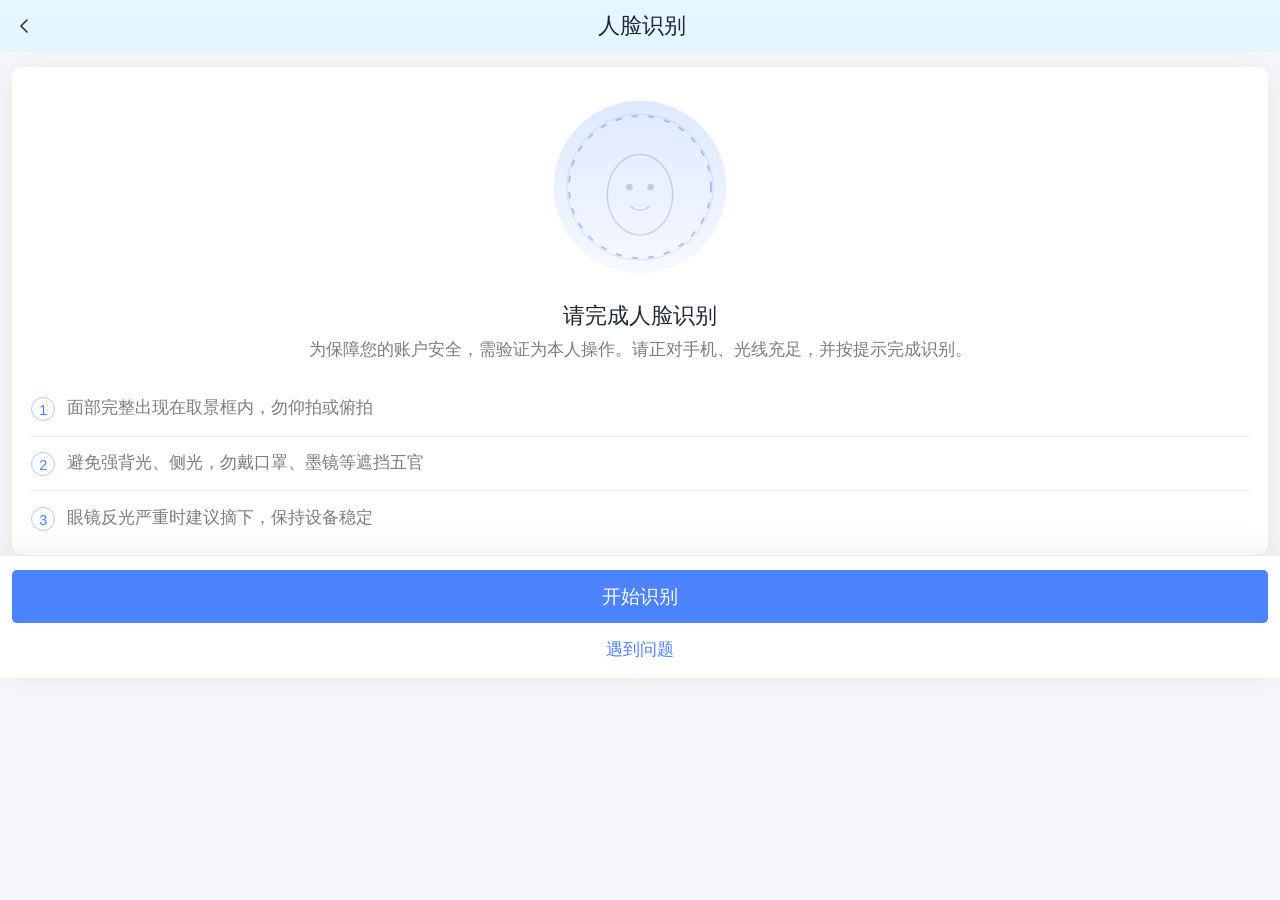
<file: 练习/face-verify.html>
<!DOCTYPE html>
<html lang="zh-CN">
<head>
  <meta charset="UTF-8" />
  <meta name="viewport" content="width=device-width, initial-scale=1.0, viewport-fit=cover" />
  <meta name="color-scheme" content="light" />
  <title>人脸识别</title>
  <!-- Figma 订单改版 刷脸：https://www.figma.com/design/08VRbsz31JpfwwdW5ANvj8/订单改版?node-id=1325-7442 -->
  <link rel="stylesheet" href="./styles/vars.css" />
  <link rel="stylesheet" href="./styles/face-verify.css" />
</head>
<body class="fv-page" data-page="face-verify">
  <div class="fv-app">
    <fv-nav-bar title="人脸识别"></fv-nav-bar>
    <main class="fv-main">
      <fv-face-panel></fv-face-panel>
      <fv-action-bar></fv-action-bar>
    </main>
  </div>
  <div id="fv-toast" class="fv-toast" role="status" aria-live="polite"></div>
  <script type="module" src="./scripts/face-verify-app.js"></script>
</body>
</html>
</file>
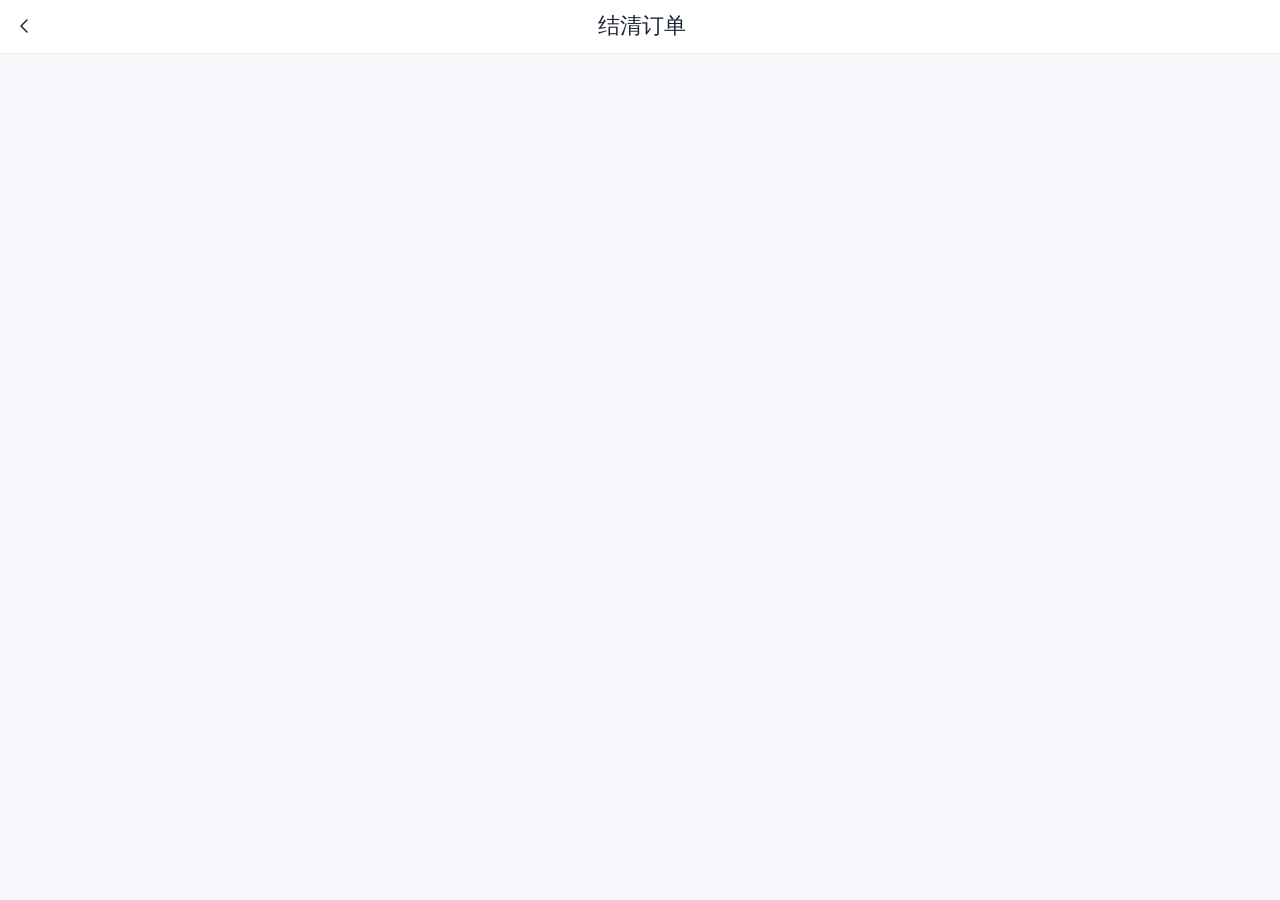
<file: 练习/settled-orders.html>
<!DOCTYPE html>
<html lang="zh-CN">
<head>
  <meta charset="UTF-8" />
  <meta name="viewport" content="width=device-width, initial-scale=1.0" />
  <title>结清订单</title>
  <link rel="stylesheet" href="./styles/vars.css" />
  <link rel="stylesheet" href="./styles/main.css" />
</head>
<body class="settled-page" data-page="settled-orders">

<div class="app-shell">
  <!-- 布局对齐 Figma：订单改版 · 结清订单（node 919-11534）；MCP 不可用时为推断实现 -->
  <header class="page-header page-header--settled" data-active-index="0">
    <nav class="nav-bar nav-bar--settled-sub" aria-label="结清订单">
      <div class="nav-bar__leading">
        <button type="button" class="nav-back" data-action="back" aria-label="返回上一页">
          <svg width="24" height="24" viewBox="0 0 24 24" fill="none" aria-hidden="true">
            <path d="M15 18L9 12L15 6" stroke="#1E2533" stroke-width="1.5"
                  stroke-linecap="round" stroke-linejoin="round"/>
          </svg>
        </button>
      </div>
      <h1 class="nav-title nav-title--settled-sub">结清订单</h1>
      <div class="nav-bar__trailing" aria-hidden="true"></div>
    </nav>
  </header>

  <main class="page-content page-content--settled" id="panel-settled">
    <div id="settled-orders-list"></div>
  </main>
</div>

<div class="toast" id="toast" role="alert" aria-live="polite"></div>
<script src="./scripts/main.js"></script>
</body>
</html>
</file>
<file: im/styles/tokens.css>
/* ========== vars.css Tokens ========== */
:root {
  /* Radius */
  --radius-xlarge: 12px;
  --radius-large: 8px;
  --radius-default: 4px;
  --radius-small: 2px;

  /* Typography */
  --typography-head-18-head-font-family: PingFangSc-Medium, sans-serif;
  --typography-head-18-head-font-size: 18px;
  --typography-head-18-head-line-height: 20px;
  --typography-head-18-head-font-weight: 500;
  --typography-head-16-sub-font-family: PingFangSc-Medium, sans-serif;
  --typography-head-16-sub-font-size: 16px;
  --typography-head-16-sub-line-height: 18px;
  --typography-head-16-sub-font-weight: 500;
  --typography-body-10-min-font-family: PingFangSc-Regular, sans-serif;
  --typography-body-10-min-font-size: 10px;
  --typography-body-10-min-line-height: 11px;
  --typography-body-10-min-font-weight: 400;
  --typography-body-10-strong-font-family: PingFangSc-Medium, sans-serif;
  --typography-body-10-strong-font-size: 10px;
  --typography-body-10-strong-line-height: 11px;
  --typography-body-10-strong-font-weight: 500;
  --typography-body-12-base-font-family: PingFangSc-Regular, sans-serif;
  --typography-body-12-base-font-size: 12px;
  --typography-body-12-base-line-height: 14px;
  --typography-body-12-base-font-weight: 400;
  --typography-body-12-strong-font-family: PingFangSc-Medium, sans-serif;
  --typography-body-12-strong-font-size: 12px;
  --typography-body-12-strong-line-height: 14px;
  --typography-body-12-strong-font-weight: 500;
  --typography-body-14-further-font-family: PingFangSc-Regular, sans-serif;
  --typography-body-14-further-font-size: 14px;
  --typography-body-14-further-line-height: 16px;
  --typography-body-14-further-font-weight: 400;
  --typography-body-16-increase-font-family: PingFangSc-Regular, sans-serif;
  --typography-body-16-increase-font-size: 16px;
  --typography-body-16-increase-line-height: 18px;
  --typography-body-16-increase-font-weight: 400;
  --typography-link-12-base-font-size: 12px;
  --typography-link-14-further-font-size: 14px;
  --typography-link-16-increase-font-size: 16px;
  --typography-display-number-22-normal-font-family: Roboto-Medium, sans-serif;
  --typography-display-number-22-normal-font-size: 22px;
  --typography-display-number-22-normal-line-height: 24px;
  --typography-display-number-22-normal-font-weight: 500;

  /* Reference Colors */
  --ref-brand-blue1: #f2f6ff;
  --ref-brand-blue2: #e5edff;
  --ref-brand-blue3: #ccdbff;
  --ref-brand-blue4: #b2caff;
  --ref-brand-blue7: #6694ff;
  --ref-brand-blue8-base: #4d83ff;
  --ref-brand-blue9: #3371ff;
  --ref-functional-red8-base: #e53948;
  --ref-functional-orange8-base: #ff9d33;
  --ref-functional-orange1: #ffecd9;
  --ref-functional-orange1-a70: #fff1e3;
  --ref-functional-green8-base: #26bf71;
  --ref-functional-green1: #cef2e0;
  --ref-neutral-gray1: #050c1c;
  --ref-neutral-gray2: #1e2533;
  --ref-neutral-gray3: #81858d;
  --ref-neutral-gray4: #9c9ea4;
  --ref-neutral-gray5: #b4b6bc;
  --ref-neutral-gray6: #f3f4f5;
  --ref-neutral-gray2-a60: #787c85;
  --ref-neutral-gray2-a40: #a4a8ac;
  --ref-neutral-gray2-a20: #d2d3d6;
  --ref-neutral-white1: #ffffff;
  --ref-neutral-white2: rgba(255,255,255,0.8);
  --ref-neutral-white3: rgba(255,255,255,0.6);
  --ref-neutral-white4: rgba(255,255,255,0.4);

  /* System Colors */
  --sys-primary-default: var(--ref-brand-blue8-base);
  --sys-primary-active:  var(--ref-brand-blue9);
  --sys-success-default: var(--ref-functional-green8-base);
  --sys-caution-default: var(--ref-functional-orange8-base);
  --sys-error-default:   var(--ref-functional-red8-base);
  --sys-text-black-h1:   var(--ref-neutral-gray2);
  --sys-text-black-h2:   var(--ref-neutral-gray2-a60);
  --sys-text-black-h3:   var(--ref-neutral-gray2-a40);
  --sys-text-black-h4:   var(--ref-neutral-gray2-a20);
  --sys-white:           var(--ref-neutral-white1);
  --sys-page-background-fill: #f5f7fa;
  --sys-wire-divider-dark: #ededee;
}

/* ========== 兼容映射：--td-* → vars.css tokens ========== */
:root {
  --td-font-family:        var(--typography-body-14-further-font-family);
  --td-font-family-medium: var(--typography-head-16-sub-font-family);

  --td-font-size-link-small:   var(--typography-link-12-base-font-size);
  --td-font-size-body-small:   var(--typography-body-12-base-font-size);
  --td-font-size-body-medium:  var(--typography-body-14-further-font-size);
  --td-font-size-body-large:   var(--typography-body-16-increase-font-size);
  --td-font-size-title-small:  var(--typography-body-14-further-font-size);
  --td-font-size-title-medium: var(--typography-head-16-sub-font-size);
  --td-font-size-title-large:  var(--typography-head-18-head-font-size);

  --td-line-height-body-small:   20px;
  --td-line-height-body-medium:  22px;
  --td-line-height-body-large:   24px;
  --td-line-height-title-medium: 24px;

  --td-brand-color-1: var(--ref-brand-blue1);
  --td-brand-color-2: var(--ref-brand-blue2);
  --td-brand-color-5: var(--ref-brand-blue7);
  --td-brand-color-6: var(--ref-brand-blue8-base);
  --td-brand-color-7: var(--sys-primary-default);
  --td-brand-color-8: var(--sys-primary-active);

  --td-success-color-5: var(--sys-success-default);
  --td-warning-color-4: var(--sys-caution-default);
  --td-error-color-6:   var(--sys-error-default);

  --td-gray-color-1: var(--ref-neutral-gray6);
  --td-gray-color-2: #eeeeee;
  --td-gray-color-3: #e8e8e8;
  --td-gray-color-4: var(--ref-neutral-gray2-a20);

  --td-font-gray-1: var(--sys-text-black-h1);
  --td-font-gray-2: var(--sys-text-black-h2);
  --td-font-gray-3: var(--sys-text-black-h3);
  --td-text-color-primary:     var(--td-font-gray-1);
  --td-text-color-secondary:   var(--td-font-gray-2);
  --td-text-color-placeholder: var(--td-font-gray-3);
  --td-text-color-link:        var(--td-brand-color-8);

  --td-bg-color-container:          var(--sys-white);
  --td-bg-color-secondarycontainer: var(--ref-neutral-gray6);

  --td-size-1: 2px;  --td-size-2: 4px;   --td-size-3: 6px;
  --td-size-4: 8px;  --td-size-5: 12px;  --td-size-6: 16px;
  --td-size-7: 20px; --td-size-8: 24px;  --td-size-10: 32px;
  --td-comp-paddingLR-l: var(--td-size-6);

  --td-radius-small:      var(--radius-small);
  --td-radius-default:    var(--radius-default);
  --td-radius-medium:     var(--radius-default);
  --td-radius-large:      var(--radius-large);
  --td-radius-extraLarge: var(--radius-xlarge);
  --td-radius-round:      999px;
  --td-radius-circle:     50%;
}
</file>
<file: im/styles/main.css>
/* ========== Reset ========== */
* { margin: 0; padding: 0; box-sizing: border-box; -webkit-tap-highlight-color: transparent; }

html, body {
  height: 100%;
  font-family: var(--td-font-family);
  color: var(--td-text-color-primary);
  background: #EEEFF2;
  -webkit-font-smoothing: antialiased;
  overflow: hidden;
}

.im-page {
  max-width: 420px;
  margin: 0 auto;
  height: 100%;
  height: 100dvh;
  display: flex;
  flex-direction: column;
  background: #EEEFF2;
  overflow: hidden;
  position: relative;
}

/* ========== Top Bar ========== */
.top-bar {
  display: flex;
  align-items: center;
  justify-content: space-between;
  padding: 12px 16px;
  height: 56px;
  flex-shrink: 0;
  position: relative;
  z-index: 10;
  background: url('../assets/images/bg-nav.png') center bottom / cover no-repeat;
}

.top-bar__back,
.top-bar__close {
  width: 32px; height: 32px;
  display: flex; align-items: center; justify-content: center;
  cursor: pointer; border: none; background: none;
  color: rgba(0,0,0,0.75); flex-shrink: 0;
  border-radius: 50%;
  transition: background 0.15s;
}
.top-bar__back:active,
.top-bar__close:active { background: rgba(0,0,0,0.06); }

.top-bar__center {
  display: flex; align-items: center; gap: 6px;
  position: absolute; left: 50%; transform: translateX(-50%);
}

.top-bar__title {
  font-size: 17px; font-weight: 600;
  line-height: var(--td-line-height-title-medium);
  font-family: var(--td-font-family-medium);
  color: rgba(0,0,0,0.85);
}

.top-bar__status {
  display: inline-flex; align-items: center;
  padding: 1px 6px;
  background: rgba(43,164,113,0.15);
  color: var(--td-success-color-5);
  font-size: 12px; line-height: 20px;
  border-radius: var(--td-radius-default);
  font-weight: 500;
}

/* ========== Chat Area ========== */
.chat-area {
  flex: 1;
  overflow-y: auto;
  padding: 12px 16px 12px;
  -webkit-overflow-scrolling: touch;
  transition: padding-bottom 0.25s;
}
.chat-area::-webkit-scrollbar { width: 0; }

/* ========== Message Row ========== */
.msg-row {
  display: flex;
  align-items: flex-start;
  margin-bottom: 16px;
  gap: 8px;
}
.msg-row--advisor { flex-direction: row; }
.msg-row--user    { flex-direction: row-reverse; }

.msg-content {
  flex: 1; min-width: 0;
  display: flex;
}
.msg-row--advisor .msg-content { justify-content: flex-start; }
.msg-row--user    .msg-content { justify-content: flex-end; }

/* ========== Avatar ========== */
.msg-avatar {
  width: 36px; height: 36px;
  border-radius: 50%; flex-shrink: 0; overflow: hidden;
  background: #dce8ff;
}
.msg-avatar--user { background: #cce0ff; }
.msg-avatar img { width: 100%; height: 100%; object-fit: cover; display: block; }

/* ========== Bubble ========== */
.msg-bubble {
  display: inline-block;
  width: fit-content;
  max-width: 272px;
  padding: 10px 14px;
  font-size: var(--td-font-size-body-medium);
  line-height: var(--td-line-height-body-medium);
  white-space: normal;
  word-break: break-word;
  overflow-wrap: break-word;
}
.msg-bubble--advisor {
  background: var(--td-bg-color-container);
  border-radius: 8px;
  color: var(--td-text-color-primary);
}
.msg-bubble--user {
  background: var(--td-brand-color-7);
  border-radius: 8px;
  color: #fff;
}

/* ========== Card Bubble ========== */
.msg-bubble--card {
  width: 272px; padding: 0; overflow: hidden;
  background: var(--td-bg-color-container);
  border-radius: 0 8px 8px 8px;
}
.card-context {
  padding: 12px 14px 6px;
  font-size: var(--td-font-size-body-medium);
  line-height: 22px;
  color: var(--td-text-color-primary);
}
.card-context .highlight { color: var(--td-brand-color-7); font-weight: 500; }

.loan-card {
  margin: 6px 12px 12px;
  background: #f9f9f9;
  border-radius: var(--td-radius-large);
  overflow: hidden;
}
.loan-card__header {
  display: flex; align-items: center; gap: 6px;
  padding: 12px 12px 8px;
}
.loan-card__header-icon { width: 18px; height: 18px; display: flex; align-items: center; }
.loan-card__header-icon img { width: 18px; height: 18px; object-fit: contain; display: block; }
.loan-card__header-title { font-size: 14px; font-weight: 600; }

.loan-card__panel {
  margin: 0 8px;
  border-radius: var(--td-radius-medium);
  background: linear-gradient(135deg,#dce8ff 0%,#eaf0ff 60%,#f0f5ff 100%);
  padding: 8px 12px;
}
.loan-card__panel-row1 { display: flex; justify-content: space-between; align-items: flex-start; }
.loan-card__panel-col { display: flex; flex-direction: column; }
.loan-card__panel-label { font-size: 12px; color: var(--td-text-color-secondary); line-height: 20px; }
.loan-card__panel-amount { font-size: 22px; font-weight: 600; color: var(--td-brand-color-7); line-height: 30px; }
.loan-card__panel-period { font-size: 22px; font-weight: 600; color: var(--td-brand-color-7); line-height: 30px; text-align: right; }
.loan-card__panel-period span { font-size: 14px; font-weight: 500; }
.loan-card__panel-rate { font-size: 12px; color: var(--td-text-color-secondary); margin-top: 2px; }

.loan-card__rows { padding: 0 12px; }
.loan-card__row {
  display: flex; justify-content: space-between; align-items: center;
  padding: 8px 0; border-top: 1px solid #f0f0f0;
}
.loan-card__row:first-child { border-top: none; }
.loan-card__row-label { font-size: 14px; color: #000000; flex-shrink: 0; }
.loan-card__row-val {
  display: flex; align-items: center; justify-content: flex-end; gap: 4px;
  font-size: 14px; color: var(--td-text-color-primary); font-weight: 600;
  text-align: right;
}
.loan-card__row-block { flex: 1; display: flex; flex-direction: column; align-items: flex-end; gap: 2px; }
.loan-card__row-sub { font-size: 10px; color: var(--td-text-color-secondary); text-align: right; width: 100%; }
.loan-card__row-chevron {
  width: 16px; height: 16px;
  display: flex; align-items: center; justify-content: center;
  flex-shrink: 0; align-self: center;
}
.loan-card__row-chevron img { width: 16px; height: 16px; object-fit: contain; }

.tag--orange {
  display: inline-flex; align-items: center;
  height: 18px; padding: 0 6px;
  background: #fff3e8; color: #fa9550;
  font-size: 11px; border-radius: 3px; font-weight: 500;
  border: 1px solid #ffd5b0; white-space: nowrap;
}

.loan-card__footer { padding: 12px; }
.loan-card__btn {
  display: block; width: 100%; padding: 12px 0; border: none;
  border-radius: var(--td-radius-large); background: var(--td-brand-color-7);
  color: #fff; font-size: 16px; font-weight: 600; cursor: pointer; text-align: center;
}
.loan-card__btn:active { opacity: 0.85; }
.loan-card__disclaimer {
  display: block; text-align: center; margin-top: 8px;
  font-size: 12px; color: var(--td-text-color-secondary);
}
.loan-card__disclaimer a { color: var(--td-brand-color-7); text-decoration: none; }

/* ========== System message (centered) ========== */
.msg-row--system {
  justify-content: center;
  margin-bottom: 12px;
}
.msg-system {
  display: flex; align-items: center; gap: 6px;
  padding: 6px 14px;
  background: rgba(255,255,255,0.75);
  border-radius: 20px;
  font-size: 12px; color: var(--td-text-color-secondary);
}

/* ========== Countdown dots ========== */
.review-dots { display: flex; align-items: center; gap: 3px; }
.review-dot {
  width: 5px; height: 5px; border-radius: 50%;
  background: var(--td-brand-color-7);
  animation: dotBounce 1.4s ease-in-out infinite both;
}
.review-dot:nth-child(1) { animation-delay: 0s; }
.review-dot:nth-child(2) { animation-delay: 0.2s; }
.review-dot:nth-child(3) { animation-delay: 0.4s; }
@keyframes dotBounce {
  0%,80%,100% { opacity: 0.25; transform: scale(0.75); }
  40%          { opacity: 1;    transform: scale(1); }
}
.review-countdown { color: var(--td-brand-color-7); font-weight: 700; min-width: 24px; }

/* ========== Typing indicator ========== */
.typing-bubble {
  background: var(--td-bg-color-container);
  border-radius: 3px 12px 12px 12px;
  padding: 10px 16px;
  display: flex; gap: 4px; align-items: center;
}
.typing-dot {
  width: 6px; height: 6px; border-radius: 50%;
  background: #b0b8c1;
  animation: dotBounce 1.2s ease-in-out infinite both;
}
.typing-dot:nth-child(2) { animation-delay: 0.2s; }
.typing-dot:nth-child(3) { animation-delay: 0.4s; }

/* ========== Bottom Bar ========== */
.bottom-bar {
  flex-shrink: 0;
  background: var(--td-bg-color-container);
  border-top: 1px solid var(--td-gray-color-3);
  padding: 8px 12px;
  padding-bottom: calc(8px + env(safe-area-inset-bottom, 0px));
  display: flex;
  align-items: center;
  gap: 6px;
  position: relative;
  z-index: 20;
}

.bottom-bar__fake-input {
  flex: 1; height: 40px;
  padding: 0 14px;
  border: 1px solid var(--td-gray-color-3);
  border-radius: 4px;
  font-size: 15px;
  color: var(--td-text-color-primary);
  background: var(--td-bg-color-secondarycontainer);
  display: flex; align-items: center;
  cursor: text;
  overflow: hidden;
  white-space: nowrap;
  position: relative;
  transition: border-color 0.2s;
}
.bottom-bar__fake-input.focused {
  border-color: var(--td-brand-color-7);
  background: #fff;
}
.bottom-bar__fake-input .fi-text {
  flex: 1; overflow: hidden; white-space: nowrap;
  font-family: var(--td-font-family);
}
.bottom-bar__fake-input .fi-placeholder { color: var(--td-text-color-placeholder); font-size: 14px; }
.bottom-bar__fake-input .fi-cursor {
  display: none; width: 1.5px; height: 18px;
  background: var(--td-brand-color-7);
  animation: blink 1s step-end infinite;
  flex-shrink: 0; margin-left: 1px;
}
.bottom-bar__fake-input.focused .fi-cursor { display: block; }
@keyframes blink { 0%,100%{opacity:1} 50%{opacity:0} }

.bottom-bar__btn {
  width: 36px; height: 36px;
  display: flex; align-items: center; justify-content: center;
  cursor: pointer; border: none; background: none;
  color: var(--td-text-color-secondary); flex-shrink: 0;
  border-radius: 50%; transition: background 0.15s;
}
.bottom-bar__btn:active { background: var(--td-gray-color-1); }
.bottom-bar__btn svg { width: 24px; height: 24px; }

/* ========== Emoji Panel ========== */
.emoji-panel {
  flex-shrink: 0;
  background: #f7f8fa;
  border-top: 1px solid var(--td-gray-color-3);
  padding: 12px 10px;
  padding-bottom: calc(12px + env(safe-area-inset-bottom, 0px));
  display: none;
  z-index: 19;
}
.emoji-panel.open { display: block; }
.emoji-grid {
  display: grid;
  grid-template-columns: repeat(8, 1fr);
  gap: 4px;
}
.emoji-item {
  aspect-ratio: 1;
  display: flex; align-items: center; justify-content: center;
  font-size: 22px;
  cursor: pointer; border-radius: 8px;
  border: none; background: none;
  transition: background 0.1s;
}
.emoji-item:active { background: rgba(0,0,0,0.08); }
.emoji-delete {
  display: flex; align-items: center; justify-content: center;
  aspect-ratio: 1; cursor: pointer;
  border: none; background: none; border-radius: 8px;
  color: #666; font-size: 18px;
}
.emoji-delete:active { background: rgba(0,0,0,0.08); }

/* ========== Custom 24-key Keyboard ========== */
.custom-keyboard {
  flex-shrink: 0;
  background: #d1d5db;
  border-top: 1px solid #b0b8c1;
  padding: 8px 4px;
  padding-bottom: calc(8px + env(safe-area-inset-bottom, 0px));
  display: none;
  z-index: 19;
  user-select: none;
}
.custom-keyboard.open { display: block; }

.kb-row {
  display: flex;
  justify-content: center;
  gap: 5px;
  margin-bottom: 5px;
}
.kb-row:last-child { margin-bottom: 0; }

.kb-key {
  height: 42px;
  min-width: 30px;
  flex: 1;
  max-width: 36px;
  border: none;
  border-radius: 5px;
  background: #fff;
  color: #1a1a1a;
  font-size: 16px;
  font-weight: 400;
  font-family: var(--td-font-family);
  display: flex; align-items: center; justify-content: center;
  cursor: pointer;
  box-shadow: none;
  transition: background 0.08s;
  -webkit-tap-highlight-color: transparent;
}
.kb-key:active { background: #acb4be; }

.kb-key--func {
  background: #adb5bd;
  color: #1a1a1a;
  font-size: 14px;
  max-width: 46px;
}
.kb-key--func:active { background: #8d9199; }

.kb-key--space {
  flex: 3; max-width: none;
  font-size: 15px;
  color: #444;
}
.kb-key--send {
  flex: 1.5;
  max-width: 60px;
  background: var(--td-brand-color-7);
  color: #fff; font-size: 14px; font-weight: 600;
}
.kb-key--send:active { background: #003cab; }
.kb-key--num {
  background: #adb5bd; font-size: 13px; max-width: 40px;
}
.kb-key--num:active { background: #8d9199; }

/* ========== Confirmed / disabled loan button ========== */
.loan-card__btn--disabled {
  background: #f0f0f0;
  color: #b0b0b0;
  cursor: not-allowed;
  opacity: 1;
  border: none;
}
.loan-card__btn--disabled:active { opacity: 1; }

/* ========== Bottom Sheet overlay ========== */
.sheet-overlay {
  position: fixed; inset: 0;
  background: rgba(0,0,0,0.45);
  z-index: 100;
  display: none;
  align-items: flex-end;
  justify-content: center;
}
.sheet-overlay.open { display: flex; }

.sheet {
  width: 100%;
  max-width: 420px;
  background: #fff;
  border-radius: 16px 16px 0 0;
  overflow: hidden;
  transform: translateY(100%);
  transition: transform 0.32s cubic-bezier(0.32,0.72,0,1);
}
.sheet-overlay.open .sheet { transform: translateY(0); }

.sheet__handle-wrap {
  display: flex; justify-content: center;
  padding: 10px 0 0;
}
.sheet__handle {
  width: 36px; height: 4px;
  background: #e0e0e0; border-radius: 2px;
}

.sheet__header {
  display: flex; align-items: center; justify-content: space-between;
  padding: 12px 16px 8px;
}
.sheet__title {
  font-size: 16px; font-weight: 600;
  color: var(--td-text-color-primary);
}
.sheet__close {
  width: 32px; height: 32px;
  display: flex; align-items: center; justify-content: center;
  border: none; background: none; cursor: pointer;
  color: var(--td-text-color-secondary);
  border-radius: 50%; font-size: 18px;
}
.sheet__close:active { background: #f0f0f0; }

/* ========== Repayment sheet ========== */
.sheet--repayment {
  max-height: 80vh;
  display: flex;
  flex-direction: column;
}
.sheet--repayment .sheet__body {
  flex: 1;
  overflow-y: auto;
  -webkit-overflow-scrolling: touch;
  padding: 0 16px calc(20px + env(safe-area-inset-bottom, 0px));
}
.sheet--repayment .sheet__body::-webkit-scrollbar { width: 0; }

/* Summary card */
.repay-summary {
  background: #f4f6fb;
  border-radius: 10px;
  padding: 16px;
  margin-bottom: 16px;
}
.repay-summary__label {
  font-size: 12px; color: var(--td-text-color-secondary); margin-bottom: 4px;
}
.repay-summary__amount {
  font-size: 28px; font-weight: 700; color: var(--td-text-color-primary);
  letter-spacing: -0.5px; line-height: 1.25;
}
.repay-summary__breakdown {
  margin-top: 6px; font-size: 12px; color: var(--td-text-color-secondary);
  display: flex; gap: 14px;
}

/* Disclaimer */
.repay-disclaimer {
  font-size: 12px; color: var(--td-text-color-secondary);
  line-height: 1.6; padding: 0 0 14px;
  border-bottom: 1px dashed #e8e8e8;
  margin-bottom: 8px;
}
.repay-disclaimer__info {
  display: inline-flex; align-items: center; gap: 4px;
  color: var(--td-text-color-secondary);
}

/* Schedule list */
.repay-schedule { }
.repay-item {
  display: flex; gap: 12px;
  padding: 8px 0;
  border-bottom: none;
  position: relative;
}
.repay-item { border-bottom: none; }

/* Timeline dot */
.repay-item__timeline {
  display: flex; flex-direction: column; align-items: center;
  width: 20px; flex-shrink: 0; padding-top: 2px;
}
.repay-item__dot {
  width: 10px; height: 10px; border-radius: 50%;
  background: #fff; border: 2px solid var(--td-brand-color-7);
  flex-shrink: 0;
}
.repay-item__dot--first {
  background: var(--td-brand-color-7);
}
.repay-item__line {
  width: 2px; flex: 1; background: #e0e8ff;
  margin-top: 3px; min-height: 24px;
}
.repay-item:last-child .repay-item__line { display: none; }

/* Item content */
.repay-item__body { flex: 1; min-width: 0; }
.repay-item__header {
  display: flex; justify-content: space-between; align-items: flex-start;
}
.repay-item__period {
  font-size: 14px; font-weight: 600; color: var(--td-text-color-primary);
}
.repay-item__amount {
  font-size: 16px; font-weight: 700; color: var(--td-text-color-primary);
}
.repay-item__date {
  font-size: 12px; color: var(--td-text-color-secondary); margin-top: 2px;
}
.repay-item__desc {
  font-size: 12px; color: var(--td-text-color-secondary);
  margin-top: 4px; line-height: 1.5;
}

/* Rate badge */
.repay-rate-bar {
  display: flex; justify-content: center;
  padding: 16px 0 4px;
}
.repay-rate-badge {
  display: inline-flex; align-items: baseline; gap: 6px;
  background: #f4f6fb; border-radius: 20px;
  padding: 8px 20px; font-size: 14px;
  color: var(--td-text-color-secondary);
}
.repay-rate-badge strong {
  font-size: 16px; font-weight: 700; color: var(--td-text-color-primary);
}
.repay-rate-badge .rate-old {
  font-size: 12px; color: var(--td-text-color-secondary);
  text-decoration: line-through;
}

/* ========== Bank card picker sheet ========== */
.sheet--bank .sheet__body {
  padding: 0 0 calc(16px + env(safe-area-inset-bottom, 0px));
}
.bank-card-list { list-style: none; }
.bank-card-item {
  display: flex; align-items: center; gap: 12px;
  padding: 14px 20px;
  cursor: pointer;
  transition: background 0.12s;
  border-bottom: 1px solid #f5f5f5;
}
.bank-card-item:last-child { border-bottom: none; }
.bank-card-item:active { background: #f5f7ff; }
.bank-card-item.selected { background: #f0f5ff; }

.bank-card-item__icon {
  width: 40px; height: 28px;
  border-radius: 6px;
  display: flex; align-items: center; justify-content: center;
  font-size: 13px; font-weight: 700; color: #fff;
  flex-shrink: 0;
}
.bank-card-item__info { flex: 1; min-width: 0; }
.bank-card-item__name {
  font-size: 14px; font-weight: 500;
  color: var(--td-text-color-primary);
}
.bank-card-item__no {
  font-size: 12px; color: var(--td-text-color-secondary);
  margin-top: 2px;
}
.bank-card-item__check {
  width: 20px; height: 20px;
  border-radius: 50%; border: 2px solid #ddd;
  display: flex; align-items: center; justify-content: center;
  flex-shrink: 0; transition: all 0.15s;
}
.bank-card-item.selected .bank-card-item__check {
  background: var(--td-brand-color-7);
  border-color: var(--td-brand-color-7);
}
.bank-card-item__check svg { display: none; }
.bank-card-item.selected .bank-card-item__check svg { display: block; }

.bank-card-add {
  display: flex; align-items: center; gap: 12px;
  padding: 16px 20px;
  cursor: pointer;
  border-top: 8px solid #f5f5f5;
  transition: background 0.12s;
}
.bank-card-add:active { background: #f5f7ff; }
.bank-card-add__icon {
  width: 40px; height: 28px;
  border-radius: 6px;
  background: #f0f5ff;
  display: flex; align-items: center; justify-content: center;
  flex-shrink: 0;
}
.bank-card-add__label {
  font-size: 14px; font-weight: 500;
  color: var(--td-brand-color-7);
}

.sheet__confirm-btn {
  display: block; width: calc(100% - 32px);
  margin: 0 16px calc(12px + env(safe-area-inset-bottom, 0px));
  padding: 14px 0; border: none;
  border-radius: var(--td-radius-large);
  background: var(--td-brand-color-7);
  color: #fff; font-size: 16px; font-weight: 600;
  cursor: pointer; text-align: center;
}
.sheet__confirm-btn:active { opacity: 0.85; }

/* ========== Bill Detail Modal ========== */
.modal-overlay {
  position: fixed; inset: 0;
  background: rgba(0,0,0,0.50);
  z-index: 200;
  display: none;
  align-items: flex-end;
  justify-content: center;
}
.modal-overlay.open { display: flex; }

.modal {
  width: 100%;
  max-width: 420px;
  max-height: 80vh;
  background: #fff;
  border-radius: 16px 16px 0 0;
  display: flex;
  flex-direction: column;
  transform: translateY(100%);
  transition: transform 0.32s cubic-bezier(0.32,0.72,0,1);
  overflow: hidden;
  position: relative;
}
.modal-overlay.open .modal { transform: translateY(0); }

.modal__header {
  flex-shrink: 0;
  display: flex; align-items: center; justify-content: center;
  position: relative;
  padding: 18px 16px 14px;
  border-bottom: 1px solid #f0f0f0;
}
.modal__title {
  font-size: 16px; font-weight: 600;
  color: var(--td-text-color-primary);
}
.modal__close {
  position: absolute; right: 16px; top: 50%; transform: translateY(-50%);
  width: 28px; height: 28px;
  display: flex; align-items: center; justify-content: center;
  border: none; background: none; cursor: pointer;
  color: #999; font-size: 18px; border-radius: 50%;
}
.modal__close:active { background: #f5f5f5; }

.modal__body {
  flex: 1;
  overflow-y: auto;
  -webkit-overflow-scrolling: touch;
}
.modal__body::-webkit-scrollbar { width: 0; }

/* Total summary card */
.bill-summary {
  margin: 16px 16px 0;
  background: #f4f6fb;
  border-radius: 10px;
  padding: 16px;
}
.bill-summary__label {
  font-size: 13px;
  color: var(--td-text-color-secondary);
  margin-bottom: 6px;
}
.bill-summary__amount {
  font-size: 32px; font-weight: 700;
  color: var(--td-text-color-primary);
  letter-spacing: -0.5px;
  line-height: 1.2;
}
.bill-summary__unit {
  font-size: 18px; font-weight: 600; margin-left: 2px;
}
.bill-summary__breakdown {
  margin-top: 8px;
  font-size: 12px; color: var(--td-text-color-secondary);
  display: flex; gap: 16px;
}

/* Bill list */
.bill-list { padding: 8px 0 16px; }

.bill-month-group { }

.bill-month-header {
  display: flex; justify-content: space-between; align-items: center;
  padding: 16px 16px 8px;
}
.bill-month-header__title {
  font-size: 13px; color: var(--td-text-color-secondary);
  font-weight: 400;
}
.bill-month-header__count {
  font-size: 12px; color: var(--td-text-color-secondary);
}

.bill-item {
  display: flex; align-items: center; justify-content: space-between;
  padding: 14px 16px;
  background: #fff;
  cursor: pointer;
  transition: background 0.12s;
  border-top: 1px solid #f5f5f5;
  gap: 8px;
}
.bill-item:active { background: #fafafa; }

.bill-item__left { display: flex; align-items: center; gap: 10px; flex: 1; min-width: 0; }

.bill-item__logo {
  width: 36px; height: 36px; border-radius: 8px;
  background: linear-gradient(135deg,#6694ff 0%,#4d83ff 100%);
  display: flex; align-items: center; justify-content: center;
  flex-shrink: 0;
  font-size: 11px; font-weight: 700; color: #fff; letter-spacing: -0.5px;
}

.bill-item__info { min-width: 0; }
.bill-item__name {
  font-size: 14px; font-weight: 600;
  color: var(--td-text-color-primary);
  display: flex; align-items: center; gap: 6px;
}
.bill-item__sub {
  font-size: 12px; color: var(--td-text-color-secondary);
  margin-top: 2px;
}

.tag--overdue {
  display: inline-flex; align-items: center;
  height: 18px; padding: 0 6px;
  background: #fff0f1; color: var(--td-error-color-6);
  font-size: 11px; border-radius: 3px; font-weight: 500;
  border: 1px solid #ffc9cc; white-space: nowrap; flex-shrink: 0;
}

.bill-item__right {
  display: flex; align-items: center; gap: 6px;
  flex-shrink: 0;
}
.bill-item__amount {
  font-size: 15px; font-weight: 600;
  color: var(--td-text-color-primary);
}
.bill-item__chevron { color: #ccc; font-size: 14px; line-height: 1; }

/* Expand detail row */
.bill-item-detail {
  display: none;
  background: #fafafa;
  padding: 12px 16px 14px 62px;
  border-top: 1px solid #f0f0f0;
  font-size: 13px;
}
.bill-item-detail.open { display: block; }
.bill-detail-row {
  display: flex; justify-content: space-between;
  padding: 4px 0;
  color: var(--td-text-color-secondary);
}
.bill-detail-row span:last-child { color: var(--td-text-color-primary); font-weight: 500; }
.bill-detail-row--overdue span:last-child { color: var(--td-error-color-6); }

/* Modal footer CTA */
.modal__footer {
  flex-shrink: 0;
  background: #fff;
  padding: 12px 16px calc(12px + env(safe-area-inset-bottom, 0px));
  border-top: 1px solid #f0f0f0;
}
.modal__cta {
  display: block; width: 100%; padding: 14px 0; border: none;
  border-radius: var(--td-radius-large);
  background: var(--td-brand-color-7);
  color: #fff; font-size: 16px; font-weight: 600;
  cursor: pointer; text-align: center;
}
.modal__cta:active { opacity: 0.85; }

/* ========== Image bubble ========== */
.msg-bubble--image {
  padding: 0;
  overflow: hidden;
  background: transparent;
  border-radius: 0 8px 8px 8px;
  max-width: 200px;
  width: fit-content;
}
.msg-bubble--image img {
  display: block;
  width: 100%;
  max-width: 200px;
  border-radius: inherit;
  object-fit: cover;
}
</file>
<file: 设计规范练习/styles/tokens.css>
/* =====================================================================
   Design Tokens — 设计规范 CSS 变量
   合并自：
     · font_vars_css_20260320_c65c96.css   (字体系统)
     · color_css_20260320_a520ed.css        (颜色系统)
   ===================================================================== */

:root {
  /* ===================================================================
     一、字体系统 · Typography
     =================================================================== */

  /* 字体家族 */
  --font-family-sans:  -apple-system, BlinkMacSystemFont, 'Segoe UI', Roboto, Helvetica, Arial, sans-serif;
  --font-family-serif: Georgia, 'Times New Roman', serif;
  --font-family-mono:  Menlo, Monaco, Consolas, monospace;

  /* 字重 */
  --font-weight-normal: 400;
  --font-weight-medium: 500;
  --font-weight-bold:   700;

  /* 字号（rem，基准 1rem = 16px） */
  --font-size-xs:   0.75rem;   /* 12px */
  --font-size-sm:   0.875rem;  /* 14px */
  --font-size-base: 1rem;      /* 16px */
  --font-size-lg:   1.125rem;  /* 18px */
  --font-size-xl:   1.25rem;   /* 20px */
  --font-size-2xl:  1.5rem;    /* 24px */
  --font-size-3xl:  1.875rem;  /* 30px */

  /* 行高 */
  --line-height-tight: 1.2;
  --line-height-base:  1.5;
  --line-height-loose: 1.8;

  /* 字体专属文字色（由字体系统定义） */
  --text-primary:   #1e293b;
  --text-secondary: #64748b;
  --text-tertiary:  #94a3b8;

  /* ===================================================================
     二、颜色系统 · Color System
     =================================================================== */

  /* —— Base: Primary Blue —— */
  --base-primary-blue1:  #f5f8ff;
  --base-primary-blue2:  #f2f6ff;
  --base-primary-blue3:  #e5edff;
  --base-primary-blue4:  #ccdbff;
  --base-primary-blue5:  #b2caff;
  --base-primary-blue6:  #99b8ff;
  --base-primary-blue7:  #80a6ff;
  --base-primary-blue8:  #6694ff;
  --base-primary-blue9:  #4d83ff;
  --base-primary-blue10: #3371ff;

  /* —— Base: Marking Pink —— */
  --base-marking-pink1:  #fff6f9;
  --base-marking-pink2:  #fff2f6;
  --base-marking-pink3:  #ffe5ed;
  --base-marking-pink4:  #ffccdb;
  --base-marking-pink5:  #ffb2c9;
  --base-marking-pink6:  #ff99b7;
  --base-marking-pink7:  #ff80a6;
  --base-marking-pink8:  #ff6694;
  --base-marking-pink9:  #ff4d82;
  --base-marking-pink10: #ff3371;

  /* —— Base: Error Red —— */
  --base-error-red1:  #ffeced;
  --base-error-red2:  #ffd9dc;
  --base-error-red3:  #ffccd0;
  --base-error-red4:  #ffb2b9;
  --base-error-red5:  #ffa6ad;
  --base-error-red6:  #ff99a2;
  --base-error-red7:  #f27984;
  --base-error-red8:  #e55c68;
  --base-error-red9:  #e53948;
  --base-error-red10: #d92c3a;

  /* —— Base: Success Green —— */
  --base-success-green1:  #ddf6e9;
  --base-success-green2:  #cef2e0;
  --base-success-green3:  #c2f2d9;
  --base-success-green4:  #ace5c8;
  --base-success-green5:  #8dd9b2;
  --base-success-green6:  #82d9ac;
  --base-success-green7:  #52cc8d;
  --base-success-green8:  #3fc27f;
  --base-success-green9:  #26bf71;
  --base-success-green10: #0cba60;

  /* —— Base: Warning Orange —— */
  --base-warning-orange1:  #fff1e3;
  --base-warning-orange2:  #ffecd9;
  --base-warning-orange3:  #ffe1bf;
  --base-warning-orange4:  #ffe1bf;
  --base-warning-orange5:  #ffc78c;
  --base-warning-orange6:  #ffc180;
  --base-warning-orange7:  #ffb566;
  --base-warning-orange8:  #ffa94d;
  --base-warning-orange9:  #ff9d33;
  --base-warning-orange10: #ff8a0e;

  /* —— Base: Neutral Gray —— */
  --base-neutral-gray1: #f5f7fa;
  --base-neutral-gray2: #ededee;
  --base-neutral-gray3: #e6e7e8;
  --base-neutral-gray4: #d2d3d6;
  --base-neutral-gray5: #b4b6bc;
  --base-neutral-gray6: #9c9ea4;
  --base-neutral-gray7: #81858d;
  --base-neutral-gray8: #1e2533;
  --base-neutral-gray9: #050c1c;

  /* —— Base: Neutral White (opacity) —— */
  --base-neutral-white1: rgba(255,255,255,0.2);
  --base-neutral-white2: rgba(255,255,255,0.3);
  --base-neutral-white3: rgba(255,255,255,0.4);
  --base-neutral-white4: rgba(255,255,255,0.6);
  --base-neutral-white5: rgba(255,255,255,0.8);
  --base-neutral-white6: #ffffff;

  /* —— Base: Neutral Black (opacity) —— */
  --base-neutral-black3:  rgba(0,0,0,0.3);
  --base-neutral-black4:  rgba(0,0,0,0.4);
  --base-neutral-black5:  rgba(0,0,0,0.5);
  --base-neutral-black6:  rgba(0,0,0,0.6);
  --base-neutral-black7:  rgba(0,0,0,0.7);
  --base-neutral-black8:  rgba(0,0,0,0.8);
  --base-neutral-black9:  rgba(0,0,0,0.9);
  --base-neutral-black10: #000000;

  /* —— Semantic: Primary (Blue) —— */
  --sys-primary-default:  var(--base-primary-blue9);
  --sys-primary-hover:    var(--base-primary-blue7);
  --sys-primary-active:   var(--base-primary-blue10);
  --sys-primary-disabled: var(--base-neutral-gray3);
  --sys-primary-inactive: var(--base-neutral-gray4);

  /* —— Semantic: Marking (Pink) —— */
  --sys-marking-default:  var(--base-marking-pink9);
  --sys-marking-hover:    var(--base-marking-pink7);
  --sys-marking-active:   var(--base-marking-pink10);
  --sys-marking-disabled: var(--base-neutral-gray3);
  --sys-marking-inactive: var(--base-neutral-gray4);

  /* —— Semantic: Error —— */
  --sys-error-default:  var(--base-error-red10);
  --sys-error-hover:    var(--base-error-red9);
  --sys-error-active:   var(--base-error-red10);
  --sys-error-disabled: var(--base-neutral-gray3);
  --sys-error-inactive: var(--base-neutral-gray4);

  /* —— Semantic: Success —— */
  --sys-success-default:  var(--base-success-green10);
  --sys-success-hover:    var(--base-success-green9);
  --sys-success-active:   var(--base-success-green10);
  --sys-success-disabled: var(--base-neutral-gray3);
  --sys-success-inactive: var(--base-neutral-gray4);

  /* —— Semantic: Warning —— */
  --sys-warning-default:  var(--base-warning-orange10);
  --sys-warning-hover:    var(--base-warning-orange9);
  --sys-warning-active:   var(--base-warning-orange10);
  --sys-warning-disabled: var(--base-neutral-gray3);
  --sys-warning-inactive: var(--base-neutral-gray4);

  /* —— Semantic: Danger —— */
  --sys-danger-default:  var(--base-error-red10);
  --sys-danger-hover:    var(--base-error-red9);
  --sys-danger-active:   var(--base-error-red10);
  --sys-danger-disabled: var(--base-neutral-gray3);
  --sys-danger-inactive: var(--base-neutral-gray4);

  /* —— Background —— */
  --bg-page-primary:   var(--base-neutral-white6);
  --bg-page-secondary: var(--base-neutral-gray1);

  /* —— Text —— */
  --text-h1:          var(--base-neutral-gray8);
  --text-h2:          var(--base-neutral-gray7);
  --text-h3:          var(--base-neutral-gray6);
  --text-caption:     var(--base-neutral-gray5);
  --text-placeholder: var(--base-neutral-gray4);
  --text-disabled:    var(--base-neutral-gray4);
  --text-body:        var(--base-neutral-gray8);

  /* —— Border —— */
  --border-stroke:  var(--base-neutral-gray3);
  --border-divider: var(--base-neutral-gray2);

  /* —— Functional —— */
  --functional-raise-amount:    var(--sys-error-default);
  --functional-overdue:         var(--sys-error-default);
  --functional-rate-reduction:  var(--sys-success-default);
  --functional-interest-free:   var(--sys-success-default);
  --functional-interest-reduction: var(--sys-warning-default);
}

/* ---- 安卓字重降级 ---- */
@supports not (-webkit-touch-callout: none) {
  :root { --font-weight-medium: 700; }
}

/* ---- 响应式字号（≥768px） ---- */
@media (min-width: 768px) {
  :root {
    --font-size-lg:  1.25rem;
    --font-size-xl:  1.5rem;
    --font-size-2xl: 1.75rem;
    --font-size-3xl: 2rem;
  }
}
</file>
<file: 设计规范练习/styles/main.css>
/* =====================================================================
   Design Spec Website — Main Styles
   ===================================================================== */

/* ---- Reset ---- */
*, *::before, *::after { box-sizing: border-box; margin: 0; padding: 0; }

html { scroll-behavior: smooth; font-size: 16px; }

body {
  font-family: var(--font-family-sans);
  font-size: var(--font-size-base);
  font-weight: var(--font-weight-normal);
  line-height: var(--line-height-base);
  color: var(--text-body);
  background: var(--bg-page-secondary);
  -webkit-font-smoothing: antialiased;
}

/* =====================================================================
   Layout
   ===================================================================== */
.layout {
  display: flex;
  min-height: 100vh;
}

/* ---- Sidebar ---- */
.sidebar {
  width: 240px;
  flex-shrink: 0;
  background: var(--bg-page-primary);
  border-right: 1px solid var(--border-divider);
  position: sticky;
  top: 0;
  height: 100vh;
  overflow-y: auto;
  display: flex;
  flex-direction: column;
}

.sidebar::-webkit-scrollbar { width: 4px; }
.sidebar::-webkit-scrollbar-track { background: transparent; }
.sidebar::-webkit-scrollbar-thumb { background: var(--border-divider); border-radius: 2px; }

.sidebar-brand {
  padding: 24px 20px 20px;
  border-bottom: 1px solid var(--border-divider);
}

.sidebar-brand__logo {
  display: flex;
  align-items: center;
  gap: 10px;
  text-decoration: none;
}

.sidebar-brand__icon {
  width: 32px;
  height: 32px;
  background: var(--sys-primary-default);
  border-radius: 8px;
  display: flex;
  align-items: center;
  justify-content: center;
}

.sidebar-brand__icon svg { color: #fff; }

.sidebar-brand__title {
  font-size: var(--font-size-sm);
  font-weight: var(--font-weight-bold);
  color: var(--text-h1);
  line-height: 1.2;
}

.sidebar-brand__sub {
  font-size: 11px;
  color: var(--text-caption);
  margin-top: 1px;
}

.sidebar-nav {
  flex: 1;
  padding: 16px 0;
}

.nav-group { margin-bottom: 4px; }

.nav-group__label {
  padding: 6px 20px 4px;
  font-size: 10px;
  font-weight: var(--font-weight-bold);
  color: var(--text-caption);
  text-transform: uppercase;
  letter-spacing: 0.8px;
}

.nav-link {
  display: flex;
  align-items: center;
  gap: 8px;
  padding: 8px 20px;
  font-size: var(--font-size-sm);
  color: var(--text-h2);
  text-decoration: none;
  border-radius: 0;
  transition: background 0.15s, color 0.15s;
  position: relative;
}

.nav-link:hover { background: var(--bg-page-secondary); color: var(--text-h1); }

.nav-link.active {
  color: var(--sys-primary-default);
  background: var(--base-primary-blue2);
  font-weight: var(--font-weight-medium);
}

.nav-link.active::before {
  content: '';
  position: absolute;
  left: 0; top: 4px; bottom: 4px;
  width: 3px;
  background: var(--sys-primary-default);
  border-radius: 0 2px 2px 0;
}

.nav-link__dot {
  width: 6px; height: 6px;
  border-radius: 50%;
  background: currentColor;
  opacity: 0.4;
  flex-shrink: 0;
}

/* ---- Main Content ---- */
.main {
  flex: 1;
  min-width: 0;
  padding: 40px 48px;
  max-width: 1100px;
}

/* =====================================================================
   Section
   ===================================================================== */
.section {
  margin-bottom: 72px;
  scroll-margin-top: 24px;
}

.section-header {
  margin-bottom: 32px;
  padding-bottom: 16px;
  border-bottom: 2px solid var(--border-divider);
}

.section-eyebrow {
  font-size: var(--font-size-xs);
  font-weight: var(--font-weight-bold);
  color: var(--sys-primary-default);
  text-transform: uppercase;
  letter-spacing: 1px;
  margin-bottom: 6px;
}

.section-title {
  font-size: var(--font-size-2xl);
  font-weight: var(--font-weight-bold);
  color: var(--text-h1);
  line-height: var(--line-height-tight);
}

.section-desc {
  margin-top: 8px;
  font-size: var(--font-size-sm);
  color: var(--text-h2);
  line-height: var(--line-height-base);
}

.subsection { margin-bottom: 40px; }

.subsection-title {
  font-size: var(--font-size-base);
  font-weight: var(--font-weight-bold);
  color: var(--text-h1);
  margin-bottom: 16px;
  display: flex;
  align-items: center;
  gap: 8px;
}

.subsection-title::after {
  content: '';
  flex: 1;
  height: 1px;
  background: var(--border-divider);
}

/* =====================================================================
   Color Swatches
   ===================================================================== */
.swatch-scale {
  display: flex;
  gap: 0;
  border-radius: 12px;
  overflow: hidden;
  margin-bottom: 8px;
}

.swatch-scale__item {
  flex: 1;
  height: 52px;
  position: relative;
  cursor: pointer;
  transition: transform 0.15s, z-index 0.15s;
}

.swatch-scale__item:hover {
  transform: scaleY(1.08);
  z-index: 1;
}

.swatch-scale__label {
  position: absolute;
  bottom: 4px;
  left: 0; right: 0;
  text-align: center;
  font-size: 10px;
  font-weight: var(--font-weight-medium);
  opacity: 0;
  transition: opacity 0.15s;
  color: inherit;
  pointer-events: none;
  text-shadow: 0 0 4px rgba(0,0,0,0.3);
}

.swatch-scale__item:hover .swatch-scale__label { opacity: 1; }

/* Large single swatch */
.swatch-grid {
  display: grid;
  grid-template-columns: repeat(auto-fill, minmax(160px, 1fr));
  gap: 12px;
}

.swatch-card {
  background: var(--bg-page-primary);
  border: 1px solid var(--border-divider);
  border-radius: 10px;
  overflow: hidden;
  cursor: pointer;
  transition: transform 0.15s, box-shadow 0.15s;
}

.swatch-card:hover {
  transform: translateY(-2px);
  box-shadow: 0 4px 16px rgba(0,0,0,0.08);
}

.swatch-card__preview {
  height: 72px;
  width: 100%;
  position: relative;
}

.swatch-card__copied {
  position: absolute;
  inset: 0;
  display: flex;
  align-items: center;
  justify-content: center;
  font-size: 12px;
  font-weight: var(--font-weight-medium);
  color: #fff;
  background: rgba(0,0,0,0.35);
  opacity: 0;
  transition: opacity 0.2s;
  border-radius: 0;
}

.swatch-card.copied .swatch-card__copied { opacity: 1; }

.swatch-card__info {
  padding: 10px 12px;
}

.swatch-card__name {
  font-size: 11px;
  font-weight: var(--font-weight-medium);
  color: var(--text-h1);
  font-family: var(--font-family-mono);
  margin-bottom: 2px;
  word-break: break-all;
}

.swatch-card__value {
  font-size: 11px;
  color: var(--text-caption);
  font-family: var(--font-family-mono);
}

/* Semantic states row */
.semantic-group {
  display: flex;
  gap: 8px;
  flex-wrap: wrap;
  margin-bottom: 20px;
}

.semantic-chip {
  display: flex;
  align-items: center;
  gap: 8px;
  padding: 10px 14px;
  background: var(--bg-page-primary);
  border: 1px solid var(--border-divider);
  border-radius: 8px;
  cursor: pointer;
  transition: transform 0.12s;
  min-width: 120px;
}

.semantic-chip:hover { transform: translateY(-1px); }
.semantic-chip.copied .semantic-chip__dot::after {
  content: '✓';
  position: absolute;
  inset: 0;
  display: flex;
  align-items: center;
  justify-content: center;
  font-size: 9px;
  color: #fff;
}

.semantic-chip__dot {
  width: 20px; height: 20px;
  border-radius: 50%;
  flex-shrink: 0;
  position: relative;
  box-shadow: 0 1px 3px rgba(0,0,0,0.15);
}

.semantic-chip__body { min-width: 0; }

.semantic-chip__name {
  font-size: 11px;
  font-weight: var(--font-weight-medium);
  color: var(--text-h1);
  font-family: var(--font-family-mono);
  white-space: nowrap;
}

.semantic-chip__state {
  font-size: 10px;
  color: var(--text-caption);
  margin-top: 1px;
}

/* =====================================================================
   Typography Showcase
   ===================================================================== */
.type-scale-table {
  width: 100%;
  border-collapse: collapse;
  background: var(--bg-page-primary);
  border-radius: 12px;
  overflow: hidden;
  border: 1px solid var(--border-divider);
}

.type-scale-table th {
  padding: 10px 16px;
  font-size: 11px;
  font-weight: var(--font-weight-bold);
  color: var(--text-caption);
  text-transform: uppercase;
  letter-spacing: 0.5px;
  text-align: left;
  background: var(--bg-page-secondary);
  border-bottom: 1px solid var(--border-divider);
}

.type-scale-table td {
  padding: 14px 16px;
  border-bottom: 1px solid var(--border-divider);
  vertical-align: middle;
}

.type-scale-table tr:last-child td { border-bottom: none; }

.type-scale-table tr:hover td { background: var(--base-primary-blue1); }

.type-scale-table .td-token {
  font-family: var(--font-family-mono);
  font-size: 12px;
  color: var(--sys-primary-default);
  white-space: nowrap;
}

.type-scale-table .td-value {
  font-family: var(--font-family-mono);
  font-size: 12px;
  color: var(--text-h3);
}

.type-scale-table .td-preview { color: var(--text-h1); }

/* Font family cards */
.font-family-cards {
  display: grid;
  grid-template-columns: repeat(auto-fill, minmax(240px, 1fr));
  gap: 16px;
  margin-bottom: 32px;
}

.font-card {
  background: var(--bg-page-primary);
  border: 1px solid var(--border-divider);
  border-radius: 12px;
  padding: 24px;
}

.font-card__label {
  font-size: 11px;
  font-weight: var(--font-weight-bold);
  color: var(--text-caption);
  text-transform: uppercase;
  letter-spacing: 0.8px;
  margin-bottom: 8px;
  font-family: var(--font-family-mono);
}

.font-card__token {
  font-size: 12px;
  color: var(--sys-primary-default);
  font-family: var(--font-family-mono);
  margin-bottom: 16px;
  cursor: pointer;
}

.font-card__token:hover { text-decoration: underline; }

.font-card__sample {
  font-size: 28px;
  font-weight: var(--font-weight-normal);
  color: var(--text-h1);
  line-height: 1.3;
  margin-bottom: 8px;
}

.font-card__sub {
  font-size: 13px;
  color: var(--text-h3);
}

/* Weight showcase */
.weight-list {
  display: flex;
  flex-direction: column;
  gap: 0;
  background: var(--bg-page-primary);
  border: 1px solid var(--border-divider);
  border-radius: 12px;
  overflow: hidden;
}

.weight-row {
  display: flex;
  align-items: center;
  gap: 16px;
  padding: 14px 20px;
  border-bottom: 1px solid var(--border-divider);
  cursor: pointer;
  transition: background 0.12s;
}

.weight-row:last-child { border-bottom: none; }
.weight-row:hover { background: var(--base-primary-blue1); }

.weight-row__token {
  width: 200px;
  font-family: var(--font-family-mono);
  font-size: 12px;
  color: var(--sys-primary-default);
  flex-shrink: 0;
}

.weight-row__value {
  width: 48px;
  font-family: var(--font-family-mono);
  font-size: 12px;
  color: var(--text-caption);
  flex-shrink: 0;
}

.weight-row__preview {
  flex: 1;
  font-size: var(--font-size-lg);
  color: var(--text-h1);
}

/* Line height */
.lh-list {
  display: grid;
  grid-template-columns: repeat(3, 1fr);
  gap: 12px;
}

.lh-card {
  background: var(--bg-page-primary);
  border: 1px solid var(--border-divider);
  border-radius: 10px;
  padding: 16px;
  cursor: pointer;
  transition: transform 0.12s;
}

.lh-card:hover { transform: translateY(-2px); }

.lh-card__token {
  font-family: var(--font-family-mono);
  font-size: 12px;
  color: var(--sys-primary-default);
  margin-bottom: 4px;
}

.lh-card__value {
  font-family: var(--font-family-mono);
  font-size: 11px;
  color: var(--text-caption);
  margin-bottom: 12px;
}

.lh-card__preview {
  font-size: var(--font-size-sm);
  color: var(--text-h1);
  background: var(--bg-page-secondary);
  padding: 8px;
  border-radius: 6px;
}

/* Text color showcase */
.text-color-list {
  display: flex;
  flex-direction: column;
  gap: 0;
  background: var(--bg-page-primary);
  border: 1px solid var(--border-divider);
  border-radius: 12px;
  overflow: hidden;
}

.text-color-row {
  display: flex;
  align-items: center;
  gap: 16px;
  padding: 14px 20px;
  border-bottom: 1px solid var(--border-divider);
  cursor: pointer;
  transition: background 0.12s;
}

.text-color-row:last-child { border-bottom: none; }
.text-color-row:hover { background: var(--base-primary-blue1); }

.text-color-row__token {
  width: 200px;
  font-family: var(--font-family-mono);
  font-size: 12px;
  color: var(--sys-primary-default);
  flex-shrink: 0;
}

.text-color-row__preview {
  flex: 1;
  font-size: var(--font-size-base);
  font-weight: var(--font-weight-medium);
}

.text-color-row__hex {
  font-family: var(--font-family-mono);
  font-size: 12px;
  color: var(--text-caption);
  flex-shrink: 0;
}

/* =====================================================================
   Token Table
   ===================================================================== */
.token-table {
  width: 100%;
  border-collapse: collapse;
  background: var(--bg-page-primary);
  border-radius: 12px;
  overflow: hidden;
  border: 1px solid var(--border-divider);
  font-size: var(--font-size-sm);
}

.token-table th {
  padding: 10px 16px;
  font-size: 11px;
  font-weight: var(--font-weight-bold);
  color: var(--text-caption);
  text-transform: uppercase;
  letter-spacing: 0.5px;
  text-align: left;
  background: var(--bg-page-secondary);
  border-bottom: 1px solid var(--border-divider);
}

.token-table td {
  padding: 10px 16px;
  border-bottom: 1px solid var(--border-divider);
  vertical-align: middle;
}

.token-table tr:last-child td { border-bottom: none; }
.token-table tr:hover td { background: var(--base-primary-blue1); }

.token-table .cell-name {
  font-family: var(--font-family-mono);
  font-size: 12px;
  color: var(--sys-primary-default);
  cursor: pointer;
  white-space: nowrap;
}

.token-table .cell-name:hover { text-decoration: underline; }

.token-table .cell-value {
  font-family: var(--font-family-mono);
  font-size: 12px;
  color: var(--text-h3);
}

.token-table .cell-swatch {
  width: 32px;
}

.token-table .swatch-dot {
  width: 20px; height: 20px;
  border-radius: 4px;
  display: inline-block;
  border: 1px solid rgba(0,0,0,0.08);
}

/* =====================================================================
   Utility Classes Preview
   ===================================================================== */
.util-grid {
  display: grid;
  grid-template-columns: repeat(auto-fill, minmax(200px, 1fr));
  gap: 8px;
}

.util-chip {
  background: var(--bg-page-primary);
  border: 1px solid var(--border-divider);
  border-radius: 8px;
  padding: 10px 14px;
  cursor: pointer;
  transition: background 0.12s;
  display: flex;
  align-items: center;
  justify-content: space-between;
  gap: 8px;
}

.util-chip:hover { background: var(--base-primary-blue1); }
.util-chip.copied { background: var(--base-success-green1); border-color: var(--sys-success-default); }

.util-chip__name {
  font-family: var(--font-family-mono);
  font-size: 12px;
  color: var(--sys-primary-default);
}

.util-chip__copy {
  font-size: 11px;
  color: var(--text-caption);
}

/* =====================================================================
   Toast
   ===================================================================== */
.toast {
  position: fixed;
  bottom: 32px;
  left: 50%;
  transform: translateX(-50%) translateY(16px);
  background: var(--text-h1);
  color: var(--base-neutral-white6);
  padding: 10px 20px;
  border-radius: 24px;
  font-size: var(--font-size-sm);
  font-weight: var(--font-weight-medium);
  opacity: 0;
  transition: opacity 0.2s, transform 0.2s;
  pointer-events: none;
  z-index: 9999;
  white-space: nowrap;
}

.toast.show {
  opacity: 1;
  transform: translateX(-50%) translateY(0);
}

/* =====================================================================
   Intro / Hero
   ===================================================================== */
.hero {
  background: linear-gradient(135deg, var(--base-primary-blue2) 0%, var(--base-primary-blue1) 100%);
  border: 1px solid var(--base-primary-blue3);
  border-radius: 16px;
  padding: 40px;
  margin-bottom: 48px;
  display: flex;
  align-items: center;
  gap: 32px;
}

.hero__text {}
.hero__title {
  font-size: var(--font-size-3xl);
  font-weight: var(--font-weight-bold);
  color: var(--text-h1);
  line-height: var(--line-height-tight);
  margin-bottom: 12px;
}

.hero__desc {
  font-size: var(--font-size-base);
  color: var(--text-h2);
  line-height: var(--line-height-base);
  max-width: 480px;
}

.hero__stats {
  display: flex;
  gap: 24px;
  margin-top: 24px;
  flex-wrap: wrap;
}

.hero__stat {
  text-align: center;
}

.hero__stat-value {
  font-size: var(--font-size-2xl);
  font-weight: var(--font-weight-bold);
  color: var(--sys-primary-default);
  line-height: 1;
}

.hero__stat-label {
  font-size: var(--font-size-xs);
  color: var(--text-h2);
  margin-top: 4px;
}

/* badge */
.badge {
  display: inline-flex;
  align-items: center;
  padding: 2px 8px;
  border-radius: 20px;
  font-size: 11px;
  font-weight: var(--font-weight-medium);
}

.badge--blue   { background: var(--base-primary-blue3);  color: var(--base-primary-blue10); }
.badge--green  { background: var(--base-success-green1); color: var(--base-success-green10); }
.badge--orange { background: var(--base-warning-orange1); color: var(--base-warning-orange10); }
.badge--red    { background: var(--base-error-red1);     color: var(--base-error-red10); }
.badge--gray   { background: var(--base-neutral-gray2);  color: var(--base-neutral-gray7); }

/* =====================================================================
   Functional tokens block
   ===================================================================== */
.functional-grid {
  display: grid;
  grid-template-columns: repeat(auto-fill, minmax(220px, 1fr));
  gap: 12px;
}

.functional-card {
  background: var(--bg-page-primary);
  border: 1px solid var(--border-divider);
  border-radius: 10px;
  padding: 16px;
  cursor: pointer;
  transition: transform 0.12s;
  display: flex;
  align-items: center;
  gap: 14px;
}

.functional-card:hover { transform: translateY(-2px); }

.functional-card__dot {
  width: 36px; height: 36px;
  border-radius: 8px;
  flex-shrink: 0;
  display: flex;
  align-items: center;
  justify-content: center;
  font-size: 16px;
}

.functional-card__body {}
.functional-card__name {
  font-family: var(--font-family-mono);
  font-size: 11px;
  color: var(--sys-primary-default);
  margin-bottom: 2px;
  word-break: break-all;
}
.functional-card__desc { font-size: 12px; color: var(--text-h2); }

/* =====================================================================
   Responsive
   ===================================================================== */
@media (max-width: 1024px) {
  .main { padding: 32px 24px; }
  .swatch-grid { grid-template-columns: repeat(auto-fill, minmax(140px, 1fr)); }
}

@media (max-width: 768px) {
  .sidebar { display: none; }
  .main { padding: 24px 16px; }
  .hero { flex-direction: column; gap: 16px; padding: 24px; }
  .lh-list { grid-template-columns: 1fr; }
  .font-family-cards { grid-template-columns: 1fr; }
}
</file>
<file: 详情页创建命令/比特币/styles/main.css>
*{margin:0;padding:0;box-sizing:border-box;-webkit-tap-highlight-color:transparent}

:root{
  --bg:#0B0E11;
  --card:#1E2329;
  --card-hover:#2B3139;
  --text:#EAECEF;
  --text-sec:#848E9C;
  --text-third:#5E6673;
  --green:#16c784;
  --red:#ea3943;
  --orange:#F7931A;
  --border:#2B3139;
  --radius:12px;
}

html,body{
  height:100%;
  font-family:-apple-system,BlinkMacSystemFont,'Segoe UI',Roboto,Helvetica,Arial,sans-serif;
  background:var(--bg);
  color:var(--text);
  font-size:14px;
  overflow:hidden;
  touch-action:manipulation;
}
::-webkit-scrollbar{display:none}

.app{display:flex;flex-direction:column;height:100%;max-width:430px;margin:0 auto;position:relative;overflow:hidden}

/* Status Bar */
.status-bar{display:flex;align-items:center;justify-content:space-between;padding:8px 16px 0;height:44px;flex-shrink:0;font-size:12px;font-weight:600;color:var(--text)}
.status-time{font-size:15px;font-weight:700}
.status-icons{display:flex;gap:6px;align-items:center;font-size:13px}

/* Nav Bar */
.nav-bar{display:flex;align-items:center;justify-content:space-between;padding:4px 16px 8px;height:44px;flex-shrink:0}
.nav-btn{width:44px;height:44px;display:flex;align-items:center;justify-content:center;font-size:20px;color:var(--text);background:none;border:none;cursor:pointer;border-radius:50%}
.nav-btn:active{background:var(--card)}
.nav-title{display:flex;align-items:center;gap:8px;font-size:18px;font-weight:700}
.nav-title .btc-icon{width:24px;height:24px;background:var(--orange);border-radius:50%;display:flex;align-items:center;justify-content:center;font-size:14px;font-weight:800;color:#fff}

/* Pull to refresh */
.pull-indicator{text-align:center;color:var(--text-sec);font-size:12px;padding:12px;transition:opacity .2s;opacity:0;height:0;overflow:hidden}
.pull-indicator.active{opacity:1;height:auto}
.pull-indicator i{margin-right:4px;transition:transform .3s}
.pull-indicator.ready i{transform:rotate(180deg)}

/* Content */
.content{flex:1;overflow-y:auto;overflow-x:hidden;-webkit-overflow-scrolling:touch;padding-bottom:8px}

/* Overview Card */
.overview{padding:0 16px;margin-bottom:12px}
.overview-top{display:flex;justify-content:space-between;align-items:flex-start;gap:12px}
.price-block .price{font-size:28px;font-weight:700;letter-spacing:-.5px}
.price-block .price-usd{font-size:12px;color:var(--text-sec);margin-top:2px}
.price-block .change{display:inline-block;font-size:13px;font-weight:600;padding:2px 8px;border-radius:4px;margin-top:4px}
.price-block .change.down{color:var(--red);background:rgba(234,57,67,.12)}
.price-block .change.up{color:var(--green);background:rgba(22,199,132,.12)}
.stats-grid{display:grid;grid-template-columns:1fr 1fr;gap:6px 16px;text-align:right}
.stat-item .stat-label{font-size:10px;color:var(--text-third);text-transform:uppercase}
.stat-item .stat-value{font-size:12px;color:var(--text-sec);font-weight:500;margin-top:1px}

/* Section Card */
.section{background:var(--card);border-radius:var(--radius);margin:0 16px 12px;overflow:hidden}
.section-header{display:flex;align-items:center;justify-content:space-between;padding:14px 14px 0;font-size:15px;font-weight:700}

/* Indicators */
.indicators-scroll{display:flex;gap:8px;padding:10px 14px;overflow-x:auto;-webkit-overflow-scrolling:touch}
.ind-btn{flex-shrink:0;padding:6px 16px;border-radius:20px;border:1px solid var(--border);background:transparent;color:var(--text-sec);font-size:13px;font-weight:500;cursor:pointer;transition:all .15s}
.ind-btn.active{background:var(--orange);border-color:var(--orange);color:#fff;font-weight:600}
.ind-btn:active{transform:scale(.95)}

.ind-values{display:flex;gap:12px;padding:0 14px 10px;font-size:11px;flex-wrap:wrap}
.ind-values span{color:var(--text-sec)}
.ind-values .v1{color:#f5c842}
.ind-values .v2{color:#7b61ff}
.ind-values .v3{color:#00d2d3}

/* Chart */
.chart-wrap{padding:0 4px;position:relative}
.chart-wrap canvas{width:100%;height:200px;display:block}

/* Time Periods */
.periods-bar{position:relative}
.periods-scroll{display:flex;gap:4px;padding:10px 14px;overflow-x:auto;-webkit-overflow-scrolling:touch}
.period-btn{flex-shrink:0;padding:6px 12px;border-radius:6px;border:none;background:transparent;color:var(--text-sec);font-size:12px;font-weight:500;cursor:pointer;transition:all .15s}
.period-btn.active{background:var(--orange);color:#fff;font-weight:600}
.period-btn:active{transform:scale(.95)}
.more-dropdown{position:absolute;bottom:100%;left:50%;transform:translateX(-50%);background:var(--card);border:1px solid var(--border);border-radius:10px;padding:8px;display:none;flex-wrap:wrap;gap:4px;z-index:20;box-shadow:0 -4px 20px rgba(0,0,0,.4);min-width:220px;justify-content:center}
.more-dropdown.show{display:flex}

/* Tabs */
.tabs-bar{display:flex;border-bottom:1px solid var(--border);padding:0 14px}
.tab-btn{flex:1;padding:12px 0;text-align:center;font-size:13px;font-weight:500;color:var(--text-sec);background:none;border:none;border-bottom:2px solid transparent;cursor:pointer;transition:all .15s}
.tab-btn.active{color:var(--orange);border-bottom-color:var(--orange);font-weight:700}
.tab-btn:active{opacity:.7}

/* Order Book */
.orderbook{padding:10px 14px}
.ob-header{display:flex;font-size:10px;color:var(--text-third);text-transform:uppercase;margin-bottom:6px;font-weight:600}
.ob-header span{flex:1}
.ob-header span:nth-child(2){text-align:right;padding-right:10px}
.ob-header span:nth-child(3){text-align:left;padding-left:10px}
.ob-header span:nth-child(4){text-align:right}
.ob-rows{display:flex;gap:4px;max-height:320px;overflow-y:auto}
.ob-col{flex:1}
.ob-row{display:flex;justify-content:space-between;padding:4px 0;font-size:12px;font-family:'SF Mono',Menlo,monospace;position:relative}
.ob-row .ob-bar{position:absolute;top:0;bottom:0;opacity:.1;border-radius:2px}
.ob-col.sell .ob-row .ob-bar{right:0;background:var(--red)}
.ob-col.buy .ob-row .ob-bar{left:0;background:var(--green)}
.ob-col.sell .ob-price{color:var(--red)}
.ob-col.buy .ob-price{color:var(--green)}
.ob-qty{color:var(--text-third)}
.ob-col.sell .ob-row{flex-direction:row}
.ob-col.sell .ob-qty{order:-1}
.ob-col.buy .ob-row{flex-direction:row}
.ob-spread{text-align:center;padding:8px 0;font-size:11px;color:var(--text-sec)}
.ob-spread .spread-price{font-size:16px;font-weight:700;color:var(--text)}

/* Trade History */
.trade-history{padding:10px 14px;max-height:320px;overflow-y:auto}
.th-header{display:flex;font-size:10px;color:var(--text-third);text-transform:uppercase;margin-bottom:8px;font-weight:600}
.th-header span{flex:1}
.th-header span:last-child{text-align:right}
.th-row{display:flex;padding:5px 0;font-size:12px;font-family:'SF Mono',Menlo,monospace}
.th-row span{flex:1}
.th-row span:last-child{text-align:right;color:var(--text-third)}
.th-row.buy-trade .th-price{color:var(--green)}
.th-row.sell-trade .th-price{color:var(--red)}

/* Info */
.info-panel{padding:14px}
.info-row{display:flex;justify-content:space-between;padding:10px 0;border-bottom:1px solid var(--border);font-size:13px}
.info-row:last-child{border:none}
.info-label{color:var(--text-sec)}
.info-value{color:var(--text);font-weight:500;text-align:right;max-width:60%;word-break:break-all}

/* Bottom Bar */
.bottom-bar{flex-shrink:0;display:flex;gap:10px;padding:10px 16px;padding-bottom:max(10px,env(safe-area-inset-bottom));background:var(--card);border-top:1px solid var(--border)}
.action-btn{flex:1;height:50px;border:none;border-radius:8px;font-size:16px;font-weight:700;color:#fff;cursor:pointer;transition:all .1s;display:flex;align-items:center;justify-content:center;gap:6px}
.action-btn:active{transform:scale(.97);opacity:.85}
.btn-buy{background:var(--green)}
.btn-sell{background:var(--red)}

/* Toast */
.toast{position:fixed;top:80px;left:50%;transform:translateX(-50%) translateY(-20px);background:rgba(30,35,41,.95);color:var(--text);padding:12px 24px;border-radius:10px;font-size:14px;opacity:0;transition:all .3s;pointer-events:none;z-index:100;backdrop-filter:blur(8px);border:1px solid var(--border)}
.toast.show{opacity:1;transform:translateX(-50%) translateY(0)}

/* Hide tab content */
.tab-content{display:none}
.tab-content.active{display:block}
</file>
<file: 练习/styles/vars.css>
/* Figma Styles of your File */
/* rem 基准：html { font-size: 10px }，即 1rem = 10px，设计值 ÷ 10 = rem */
:root {
  /* Radius */
  --radius-xlarge: 1.2rem;   /* 12px */
  --radius-large:  0.8rem;   /* 8px  */
  --radius-default: 0.4rem;  /* 4px  */
  --radius-small:  0.2rem;   /* 2px  */

  /* 订单区与 Tab 栏底间距：1 倍图 10px → 1rem（随 html 字号缩放，不写死 px） */
  --orders-list-tab-gap: 1rem;

  /* Fonts */
  --typography-head-18-head-font-family: PingFangSc-Medium, sans-serif;
  --typography-head-18-head-font-size: 1.8rem;
  --typography-head-18-head-line-height: 2rem;
  --typography-head-18-head-font-weight: 500;
  --typography-head-18-head-font-style: normal;
  --typography-head-16-sub-font-family: PingFangSc-Medium, sans-serif;
  --typography-head-16-sub-font-size: 1.6rem;
  --typography-head-16-sub-line-height: 1.8rem;
  --typography-head-16-sub-font-weight: 500;
  --typography-head-16-sub-font-style: normal;
  --typography-body-10-min-font-family: PingFangSc-Regular, sans-serif;
  --typography-body-10-min-font-size: 1rem;
  --typography-body-10-min-line-height: 1.1rem;
  --typography-body-10-min-font-weight: 400;
  --typography-body-10-min-font-style: normal;
  --typography-body-10-strong-font-family: PingFangSc-Medium, sans-serif;
  --typography-body-10-strong-font-size: 1rem;
  --typography-body-10-strong-line-height: 1.1rem;
  --typography-body-10-strong-font-weight: 500;
  --typography-body-10-strong-font-style: normal;
  --typography-body-12-base-font-family: PingFangSc-Regular, sans-serif;
  --typography-body-12-base-font-size: 1.2rem;
  --typography-body-12-base-line-height: 1.4rem;
  --typography-body-12-base-font-weight: 400;
  --typography-body-12-base-font-style: normal;
  --typography-body-12-strong-font-family: PingFangSc-Medium, sans-serif;
  --typography-body-12-strong-font-size: 1.2rem;
  --typography-body-12-strong-line-height: 1.4rem;
  --typography-body-12-strong-font-weight: 500;
  --typography-body-12-strong-font-style: normal;
  --typography-body-14-further-font-family: PingFangSc-Regular, sans-serif;
  --typography-body-14-further-font-size: 1.4rem;
  --typography-body-14-further-line-height: 1.6rem;
  --typography-body-14-further-font-weight: 400;
  --typography-body-14-further-font-style: normal;
  --typography-body-16-increase-font-family: PingFangSc-Regular, sans-serif;
  --typography-body-16-increase-font-size: 1.6rem;
  --typography-body-16-increase-line-height: 1.8rem;
  --typography-body-16-increase-font-weight: 400;
  --typography-body-16-increase-font-style: normal;
  --typography-link-12-base-font-family: PingFangSc-Regular, sans-serif;
  --typography-link-12-base-font-size: 1.2rem;
  --typography-link-12-base-line-height: 1.4rem;
  --typography-link-12-base-font-weight: 400;
  --typography-link-12-base-font-style: normal;
  --typography-link-14-further-font-family: PingFangSc-Regular, sans-serif;
  --typography-link-14-further-font-size: 1.4rem;
  --typography-link-14-further-line-height: 1.6rem;
  --typography-link-14-further-font-weight: 400;
  --typography-link-14-further-font-style: normal;
  --typography-link-16-increase-font-family: PingFangSc-Regular, sans-serif;
  --typography-link-16-increase-font-size: 1.6rem;
  --typography-link-16-increase-line-height: 1.8rem;
  --typography-link-16-increase-font-weight: 400;
  --typography-link-16-increase-font-style: normal;
  --typography-display-number-44-xxlarge-font-family: Roboto-Medium, sans-serif;
  --typography-display-number-44-xxlarge-font-size: 4.4rem;
  --typography-display-number-44-xxlarge-line-height: 4.6rem;
  --typography-display-number-44-xxlarge-font-weight: 500;
  --typography-display-number-44-xxlarge-font-style: normal;
  --typography-display-number-36-xlarge-font-family: Roboto-Medium, sans-serif;
  --typography-display-number-36-xlarge-font-size: 3.6rem;
  --typography-display-number-36-xlarge-line-height: 3.8rem;
  --typography-display-number-36-xlarge-font-weight: 500;
  --typography-display-number-36-xlarge-font-style: normal;
  --typography-display-number-26-large-font-family: Roboto-Medium, sans-serif;
  --typography-display-number-26-large-font-size: 2.6rem;
  --typography-display-number-26-large-line-height: 2.8rem;
  --typography-display-number-26-large-font-weight: 500;
  --typography-display-number-26-large-font-style: normal;
  --typography-display-number-22-normal-font-family: Roboto-Medium, sans-serif;
  --typography-display-number-22-normal-font-size: 2.2rem;
  --typography-display-number-22-normal-line-height: 2.4rem;
  --typography-display-number-22-normal-font-weight: 500;
  --typography-display-number-22-normal-font-style: normal;
  --typography-display-chinese-26-large-font-family: PingFangSc-Medium, sans-serif;
  --typography-display-chinese-26-large-font-size: 2.6rem;
  --typography-display-chinese-26-large-line-height: 2.8rem;
  --typography-display-chinese-26-large-font-weight: 500;
  --typography-display-chinese-26-large-font-style: normal;

  /* Effects — box-shadow 偏移/半径保留 px（sub-pixel 渲染必须 px）*/
  --shadow-down-high-box-shadow: 0px 4px 10px -2px rgba(0, 0, 0, 0.04),
    0px 8px 16px 0px rgba(0, 0, 0, 0.08), 0px 14px 24px 2px rgba(0, 0, 0, 0.1);
  --shadow-down-normal-box-shadow: 0px 2px 24px -4px rgba(0, 0, 0, 0.02),
    0px 4px 26px 0px rgba(0, 0, 0, 0.04), 0px 8px 30px 2px rgba(0, 0, 0, 0.08);
  --shadow-down-low-box-shadow: 0px 1px 26px 0px rgba(0, 0, 0, 0.01),
    0px 2px 30px 2px rgba(0, 0, 0, 0.02), 0px 4px 34px 2px rgba(0, 0, 0, 0.04);
  --shadow-up-high-box-shadow: 0px -4px 10px -2px rgba(0, 0, 0, 0.04),
    0px -8px 16px 0px rgba(0, 0, 0, 0.08), 0px -14px 24px 2px rgba(0, 0, 0, 0.1);
  --shadow-up-normal-box-shadow: 0px -2px 24px -4px rgba(0, 0, 0, 0.02),
    0px -4px 26px 0px rgba(0, 0, 0, 0.04), 0px -8px 30px 2px rgba(0, 0, 0, 0.08);
  --shadow-up-low-box-shadow: 0px -1px 26px 0px rgba(0, 0, 0, 0.01),
    0px -2px 30px 2px rgba(0, 0, 0, 0.02), 0px -4px 34px 2px rgba(0, 0, 0, 0.04);
  --shadow-left-high-box-shadow: -4px 0px 10px -2px rgba(0, 0, 0, 0.04),
    -8px 0px 16px 0px rgba(0, 0, 0, 0.08), -14px 0px 24px 2px rgba(0, 0, 0, 0.1);
  --shadow-left-normal-box-shadow: -2px 0px 24px -4px rgba(0, 0, 0, 0.02),
    -4px 0px 26px 0px rgba(0, 0, 0, 0.04), -8px 0px 30px 2px rgba(0, 0, 0, 0.08);
  --shadow-left-low-box-shadow: -1px 0px 26px 0px rgba(0, 0, 0, 0.01),
    -2px 0px 30px 2px rgba(0, 0, 0, 0.02), -4px 0px 34px 2px rgba(0, 0, 0, 0.04);
  --shadow-right-high-box-shadow: 4px 0px 10px -2px rgba(0, 0, 0, 0.04),
    8px 0px 16px 0px rgba(0, 0, 0, 0.08), 14px 0px 24px 2px rgba(0, 0, 0, 0.1);
  --shadow-right-normal-box-shadow: 2px 0px 24px -4px rgba(0, 0, 0, 0.02),
    4px 0px 26px 0px rgba(0, 0, 0, 0.04), 8px 0px 30px 2px rgba(0, 0, 0, 0.08);
  --shadow-right-low-box-shadow: 1px 0px 26px 0px rgba(0, 0, 0, 0.01),
    2px 0px 30px 2px rgba(0, 0, 0, 0.02), 4px 0px 34px 2px rgba(0, 0, 0, 0.04);
  --divider-box-shadow: inset 0px 0.5px 0px 0px rgba(237, 237, 238, 1),
    inset 0px -0.5px 0px 0px rgba(237, 237, 238, 1);
}

/* Figma Color Variables of your File */
:root,
[data-color-mode="default"] {
  /* ========================================
     系统级颜色变量（System Level Colors）
     ======================================== */

  /* 主色系 Primary */
  --sys-primary-default: var(--ref-brand-blue8-base);
  --sys-primary-hover: var(--ref-brand-blue7);
  --sys-primary-active: var(--ref-brand-blue9);
  --sys-primary-inactive: var(--ref-brand-blue4);
  --sys-primary-disable: var(--ref-neutral-gray6);

  /* 营销色系 Marketing */
  /* 购物 Tab 场景：顶栏 + Tab 条背景 */
  --shopping-scene-surface: #fff2f6;

  /* 购物 Tab 内容区（Tab 栏下方） */
  --shopping-content-bg: #f5f7fa;
  /* 购物空状态：Tab 栏底到空状态内容起点，1倍 100px → 10rem（根字号 10px@375） */
  --shopping-empty-tab-gap: 10rem;
  /* 购物空状态文案 */
  --shopping-empty-title: #7e8594;
  --shopping-empty-sub: #9da3ae;

  --sys-marketing-default: var(--ref-brand-pink8-base);
  --sys-marketing-hover: var(--ref-brand-pink7);
  --sys-marketing-active: var(--ref-brand-pink9);
  --sys-marketing-inactive: var(--ref-brand-pink4);
  --sys-marketing-disable: var(--sys-primary-disable);

  /* 错误色系 Error */
  --sys-error-default: var(--ref-functional-red8-base);
  --sys-error-hover: var(--ref-functional-red7);
  --sys-error-active: var(--ref-functional-red9);
  --sys-error-inactive: var(--ref-functional-red4);
  --sys-error-disable: var(--sys-primary-disable);

  /* 警告色系 Caution */
  --sys-caution-default: var(--ref-functional-orange8-base);
  --sys-caution-hover: var(--ref-functional-orange7);
  --sys-caution-active: var(--ref-functional-orange9);
  --sys-caution-inactive: var(--ref-functional-orange4);
  --sys-caution-disable: var(--sys-primary-disable);

  /* 成功色系 Success */
  --sys-success-default: var(--ref-functional-green8-base);
  --sys-success-hover: var(--ref-functional-green7);
  --sys-success-active: var(--ref-functional-green9);
  --sys-success-inactive: var(--ref-functional-green4);
  --sys-success-disable: var(--sys-primary-disable);

  /* 危险色系 Dangerous */
  --sys-dangerous-default: var(--ref-functional-red8-base);
  --sys-dangerous-hover: var(--ref-functional-red7);
  --sys-dangerous-active: var(--ref-functional-red9);
  --sys-dangerous-inactive: var(--ref-functional-red4);
  --sys-dangerous-disable: var(--sys-primary-disable);

  /* 文本颜色 Text Colors */
  --sys-text-black-h1: var(--ref-neutral-gray2);
  --sys-text-black-h2: var(--ref-neutral-gray2-a60);
  --sys-text-black-h3: var(--ref-neutral-gray2-a40);
  --sys-text-black-h4: var(--ref-neutral-gray2-a20);
  --sys-text-white-h1: var(--ref-neutral-white1);
  --sys-text-white-h2: var(--ref-neutral-white3);
  --sys-text-white-h3: var(--ref-neutral-white4);

  /* 页面背景 Page Background */
  --sys-page-background-fill: #f5f7fa;
  --sys-page-background-mask80: rgba(0, 0, 0, 0.8);
  --sys-page-background-mask70: rgba(0, 0, 0, 0.7);
  --sys-page-background-footer: #cbd2e1;

  /* 分割线 Divider */
  --sys-wire-divider-dark: #ededee;
  --sys-wire-divider-light: var(--ref-neutral-white1);

  /* 图标颜色 Icon Colors */
  --sys-iconfont-white: var(--ref-neutral-white1);
  --sys-iconfont-black: var(--ref-neutral-gray2);

  /* 第三方颜色 External Colors */
  --sys-external-alipay: #049fff;
  --sys-external-wechat: #51d768;

  /* 数据可视化 Data Visualization */
  --sys-data-up: var(--ref-functional-red8-base);
  --sys-data-down: var(--ref-functional-green8);

  /* 基础色 Base Colors */
  --sys-black: var(--ref-neutral-gray1);
  --sys-white: var(--ref-neutral-white1);

  /* ========================================
     参考级颜色变量（Reference Level Colors）
     ======================================== */

  /* 品牌蓝色 Brand Blue */
  --ref-brand-blue1: #f2f6ff;
  --ref-brand-blue2: #e5edff;
  --ref-brand-blue3: #ccdbff;
  --ref-brand-blue4: #b2caff;
  --ref-brand-blue5: #99b8ff;
  --ref-brand-blue6: #80a6ff;
  --ref-brand-blue7: #6694ff;
  --ref-brand-blue8-base: #4d83ff;
  --ref-brand-blue9: #3371ff;
  --ref-brand-blue1-a10: #fefeff;
  --ref-brand-blue1-a30: #fbfcff;
  --ref-brand-blue1-a50: #f8faff;
  --ref-brand-blue1-a70: #f5f8ff;

  /* 品牌粉色 Brand Pink */
  --ref-brand-pink1: #fff2f6;
  --ref-brand-pink2: #ffe5ed;
  --ref-brand-pink3: #ffccdb;
  --ref-brand-pink4: #ffb2c9;
  --ref-brand-pink5: #ff99b7;
  --ref-brand-pink6: #ff80a6;
  --ref-brand-pink7: #ff6694;
  --ref-brand-pink8-base: #ff4d82;
  --ref-brand-pink9: #ff3371;
  --ref-brand-pink1-a10: #fffefe;
  --ref-brand-pink1-a30: #fffbfc;
  --ref-brand-pink1-a50: #fff8fa;
  --ref-brand-pink1-a70: #fff6f9;

  /* 功能红色 Functional Red */
  --ref-functional-red1: #ffd9dc;
  --ref-functional-red2: #ffccd0;
  --ref-functional-red3: #ffb2b9;
  --ref-functional-red4: #ffa6ad;
  --ref-functional-red5: #ff99a2;
  --ref-functional-red6: #f27984;
  --ref-functional-red7: #e55c68;
  --ref-functional-red8-base: #e53948;
  --ref-functional-red9: #d92c3a;
  --ref-functional-red1-a10: #fffbfb;
  --ref-functional-red1-a30: #fff4f5;
  --ref-functional-red1-a50: #ffeced;
  --ref-functional-red1-a70: #fee4e6;

  /* 功能橙色 Functional Orange */
  --ref-functional-orange1: #ffecd9;
  --ref-functional-orange2: #ffe1bf;
  --ref-functional-orange3: #fed4a5;
  --ref-functional-orange4: #ffc78c;
  --ref-functional-orange5: #ffc180;
  --ref-functional-orange6: #ffb566;
  --ref-functional-orange7: #ffa94d;
  --ref-functional-orange8-base: #ff9d33;
  --ref-functional-orange9: #ff8a0e;
  --ref-functional-orange1-a10: #fffdfb;
  --ref-functional-orange1-a30: #fff9f4;
  --ref-functional-orange1-a50: #fff5ec;
  --ref-functional-orange1-a70: #fff1e3;

  /* 功能绿色 Functional Green */
  --ref-functional-green1: #cef2e0;
  --ref-functional-green2: #c2f2d9;
  --ref-functional-green3: #ace5c8;
  --ref-functional-green4: #8dd9b2;
  --ref-functional-green5: #82d9ac;
  --ref-functional-green6: #52cc8d;
  --ref-functional-green7: #3fc27f;
  --ref-functional-green8-base: #26bf71;
  --ref-functional-green9: #0cba60;
  --ref-functional-green1-a10: #fafefc;
  --ref-functional-green1-a30: #f0fbf6;
  --ref-functional-green1-a50: #e6f8ee;
  --ref-functional-green1-a70: #ddf6e9;

  /* 中性灰色 Neutral Gray */
  --ref-neutral-gray1: #050c1c;
  --ref-neutral-gray2: #1e2533;
  --ref-neutral-gray3: #81858d;
  --ref-neutral-gray4: #9c9ea4;
  --ref-neutral-gray5: #b4b6bc;
  --ref-neutral-gray6: #f3f4f5;
  --ref-neutral-gray2-a60: #787c85;
  --ref-neutral-gray2-a40: #a4a8ac;
  --ref-neutral-gray2-a20: #d2d3d6;

  /* 中性白色 Neutral White */
  --ref-neutral-white1: #ffffff;
  --ref-neutral-white2: rgba(255, 255, 255, 0.8);
  --ref-neutral-white3: rgba(255, 255, 255, 0.6);
  --ref-neutral-white4: rgba(255, 255, 255, 0.4);
  --ref-neutral-white5: rgba(255, 255, 255, 0.3);
  --ref-neutral-white6: rgba(255, 255, 255, 0.2);
}
</file>
<file: 练习/styles/face-verify.css>
/* ============================================================
   刷脸验证页 — 对齐「订单改版」主流程视觉（Figma 同文件）
   稿面：https://www.figma.com/design/08VRbsz31JpfwwdW5ANvj8/订单改版?node-id=1325-7442
   说明：Figma MCP 不可用时，顶栏渐变与 index 订单页 .page-header 一致；灰底 + 8px 白卡片 +
   分割线与主按钮底栏为推断实现，请以设计稿标注覆盖 rem/色值。
   ============================================================ */

html {
  font-size: clamp(9px, calc(100vw * 10 / 375), 12px);
  -webkit-tap-highlight-color: transparent;
}

*,
*::before,
*::after {
  box-sizing: border-box;
  margin: 0;
  padding: 0;
}

body.fv-page {
  font-family: 'PingFang SC', -apple-system, BlinkMacSystemFont, 'Helvetica Neue', sans-serif;
  font-size: 1.4rem;
  color: var(--sys-text-black-h1);
  background: var(--sys-page-background-fill);
  min-height: 100vh;
  min-height: 100dvh;
  -webkit-font-smoothing: antialiased;
}

.fv-app {
  min-height: 100vh;
  min-height: 100dvh;
  display: flex;
  flex-direction: column;
  max-width: 100%;
}

/* 顶栏：与订单页 .page-header 同系浅蓝渐变 */
.fv-nav-bar {
  flex-shrink: 0;
  display: grid;
  grid-template-columns: minmax(3.2rem, auto) 1fr minmax(3.2rem, auto);
  align-items: center;
  min-height: 4.4rem;
  padding: 0 0.4rem 0 0.8rem;
  background: linear-gradient(180deg, #e7f6ff 0%, #e4f5ff 100%);
  border-bottom: 0.5px solid rgba(255, 255, 255, 0.5);
}

.fv-nav-bar__back {
  display: flex;
  align-items: center;
  justify-content: center;
  width: 2.4rem;
  height: 2.4rem;
  border: none;
  background: none;
  color: var(--sys-text-black-h1);
  cursor: pointer;
  touch-action: manipulation;
}

.fv-nav-bar__title {
  grid-column: 2;
  justify-self: center;
  margin: 0;
  max-width: 100%;
  padding: 0 0.4rem;
  font-size: 1.8rem;
  font-weight: 500;
  line-height: 2rem;
  text-align: center;
  overflow: hidden;
  text-overflow: ellipsis;
  white-space: nowrap;
  color: var(--sys-text-black-h1);
}

.fv-nav-bar__spacer {
  grid-column: 3;
  width: 2.4rem;
  height: 2.4rem;
  justify-self: end;
}

/* 主内容：左右 10px，与 #panel-jieqian 一致 */
.fv-main {
  flex: 1;
  display: flex;
  flex-direction: column;
  padding: 1.2rem 1rem 0;
  min-height: 0;
}

/* 白卡片：8px 圆角 + 轻投影，聚合插图与说明 */
.fv-face-panel {
  flex: 1;
  display: flex;
  flex-direction: column;
  min-height: 0;
}

.fv-face-panel__card {
  width: 100%;
  background: #fff;
  border-radius: var(--radius-large, 0.8rem);
  box-shadow: var(--shadow-down-low-box-shadow);
  padding: 2rem 1.6rem 0.4rem;
  display: flex;
  flex-direction: column;
  align-items: center;
  text-align: center;
}

.fv-face-panel__art {
  width: 16rem;
  max-width: 64vw;
  margin-bottom: 1.6rem;
}

.fv-face-panel__svg {
  display: block;
  width: 100%;
  height: auto;
}

.fv-face-panel__title {
  font-size: 1.8rem;
  font-weight: 500;
  line-height: 2.4rem;
  color: var(--sys-text-black-h1);
  margin-bottom: 0.6rem;
  width: 100%;
}

.fv-face-panel__desc {
  font-size: 1.4rem;
  line-height: 2rem;
  color: var(--sys-text-black-h2);
  margin-bottom: 0.4rem;
  width: 100%;
  text-align: center;
}

/* 步骤列表：卡片内底部分割线，贴近常见稿面 */
.fv-tip-list {
  list-style: none;
  width: 100%;
  margin-top: 1.2rem;
  padding-bottom: 0.4rem;
}

.fv-tip-list__item {
  display: flex;
  align-items: flex-start;
  gap: 1rem;
  padding: 1.2rem 0;
  border-bottom: 0.5px solid var(--sys-wire-divider-dark);
  text-align: left;
}

.fv-tip-list__item:last-child {
  border-bottom: none;
  padding-bottom: 1.2rem;
}

.fv-tip-list__num {
  flex-shrink: 0;
  width: 2rem;
  height: 2rem;
  border-radius: 50%;
  border: 0.5px solid var(--sys-primary-inactive);
  color: var(--sys-primary-default);
  font-size: 1.2rem;
  font-weight: 500;
  line-height: 2rem;
  text-align: center;
  margin-top: 0.1rem;
}

.fv-tip-list__text {
  flex: 1;
  min-width: 0;
  font-size: 1.4rem;
  line-height: 2rem;
  color: var(--sys-text-black-h2);
}

/* 底栏：白底顶分割线 + 安全区，主按钮全宽 */
.fv-action-bar {
  flex-shrink: 0;
  margin-top: auto;
  margin-left: -1rem;
  margin-right: -1rem;
  padding: 1.2rem 1rem calc(1.2rem + env(safe-area-inset-bottom, 0px));
  display: flex;
  flex-direction: column;
  align-items: stretch;
  gap: 1rem;
  background: #fff;
  border-top: 0.5px solid var(--sys-wire-divider-dark);
  box-shadow: var(--shadow-up-low-box-shadow);
}

.fv-action-bar__primary {
  width: 100%;
  height: 4.4rem;
  border: none;
  border-radius: var(--radius-default, 0.4rem);
  background: var(--sys-primary-default);
  color: #fff;
  font-size: 1.6rem;
  font-weight: 500;
  cursor: pointer;
  touch-action: manipulation;
}

.fv-action-bar__primary:disabled {
  opacity: 0.55;
  cursor: not-allowed;
}

.fv-action-bar__primary:active:not(:disabled) {
  opacity: 0.92;
  background: var(--sys-primary-active);
}

.fv-action-bar__link {
  align-self: center;
  border: none;
  background: none;
  font-size: 1.4rem;
  line-height: 2rem;
  color: var(--sys-primary-default);
  cursor: pointer;
  touch-action: manipulation;
  padding: 0.2rem 0.8rem;
}

.fv-action-bar__link:active {
  opacity: 0.75;
}

/* Toast */
.fv-toast {
  position: fixed;
  left: 50%;
  bottom: max(12%, calc(env(safe-area-inset-bottom, 0px) + 8rem));
  transform: translateX(-50%) translateY(0.8rem);
  max-width: min(32rem, 86vw);
  padding: 1rem 1.6rem;
  background: rgba(30, 37, 51, 0.88);
  color: #fff;
  font-size: 1.4rem;
  line-height: 1.6rem;
  border-radius: var(--radius-default, 0.4rem);
  text-align: center;
  opacity: 0;
  pointer-events: none;
  transition: opacity 0.2s ease, transform 0.2s ease;
  z-index: 200;
}

.fv-toast.is-visible {
  opacity: 1;
  transform: translateX(-50%) translateY(0);
}
</file>
<file: 练习/styles/main.css>
/* ============================================================
   rem 基准（流体根字号，适配不同手机屏幕）
   以 375px 宽为设计基准：该宽度下 1rem ≈ 10px（设计值 ÷ 10 = rem）
   clamp 避免过小/过大屏字号失控
   ============================================================ */
html {
  font-size: clamp(9px, calc(100vw * 10 / 375), 12px);
  /* 去掉系统默认点击高亮；实心蓝按钮另用 :active 反馈 */
  -webkit-tap-highlight-color: transparent;
}

/* ============================================================
   Base Reset & Global
   ============================================================ */
*, *::before, *::after {
  box-sizing: border-box;
  margin: 0;
  padding: 0;
}

/* 全局隐藏滚动条（可滚动区域仍保留 overflow:auto/scroll） */
* {
  scrollbar-width: none;
  -ms-overflow-style: none;
}

*::-webkit-scrollbar {
  display: none;
  width: 0;
  height: 0;
}

/* 除 .btn--sm-primary 外不在 CSS 中定义 :active；统一关闭触控灰色闪动 */
button,
[role="button"],
.tab-item,
.modal__btn,
.service-info-modal__confirm,
.cancel-success-modal__confirm,
.more-popup__item,
.order-info-btn,
.nav-back {
  -webkit-tap-highlight-color: transparent;
  touch-action: manipulation;
}

body {
  font-family: 'PingFang SC', -apple-system, BlinkMacSystemFont, 'Helvetica Neue', sans-serif;
  font-size: 1.4rem;   /* 随根字号缩放，375 基准下约 14px */
  width: 100%;
  min-height: 100%;
  margin: 0;
  background-color: var(--sys-page-background-fill);
  color: var(--sys-text-black-h1);
  -webkit-font-smoothing: antialiased;
}

/* ============================================================
   App Shell — 全宽百分比，不写死视口绝对宽度
   ============================================================ */
.app-shell {
  --header-sticky-height: calc(4.4rem + 3.8rem); /* 导航 + Tab */

  width: 100%;
  max-width: 100%;
  min-height: 100vh;
  min-height: 100dvh;
  margin: 0 auto;
  padding-top: var(--header-sticky-height);
  background: var(--sys-page-background-fill);
  display: flex;
  flex-direction: column;
  position: relative;
  box-sizing: border-box;
}

.app-shell > .page-header {
  flex-shrink: 0;
}

/* ============================================================
   Status Bar（保留样式，HTML 已移除）
   ============================================================ */
.status-bar {
  height: 4.4rem;      /* 44px */
  padding: 0 2rem;
  display: flex;
  align-items: center;
  justify-content: space-between;
  flex-shrink: 0;
}

.status-bar__time {
  font-size: 1.4rem;
  font-weight: 500;
  letter-spacing: -0.028rem;
  color: var(--sys-text-black-h1);
}

.status-bar__icons {
  display: flex;
  align-items: center;
  gap: 0.5rem;         /* 5px */
}

/* ============================================================
   Page Header（渐变背景包裹导航+Tab）
   ============================================================ */
.page-header {
  position: fixed;
  top: 0;
  left: 0;
  right: 0;
  z-index: 40;
  width: 100%;
  max-width: 100%;
  margin: 0 auto;
  background: linear-gradient(180deg, #e7f6ff 0%, #e4f5ff 100%);
  border-bottom: 0.5px solid rgba(255,255,255,0.5);
  flex-shrink: 0;
  box-sizing: border-box;
  transition: background 0.32s cubic-bezier(0.32, 0.72, 0, 1),
              border-bottom-color 0.32s cubic-bezier(0.32, 0.72, 0, 1);
}

/* 购物 Tab：导航栏 + Tab 条统一浅粉底（Figma 178:931） */
.page-header[data-active-index="1"] {
  background: var(--shopping-scene-surface);
  border-bottom-color: rgba(255, 182, 209, 0.55);
}

/* 购物 Tab：隐藏专属顾问气泡与头像 */
.page-header[data-active-index="1"] .nav-bubble,
.page-header[data-active-index="1"] .nav-avatar {
  display: none;
}

/* ============================================================
   Nav Bar
   ============================================================ */
.nav-bar {
  height: 4.4rem;      /* 44px */
  padding: 0 0.8rem;   /* 8px */
  display: flex;
  align-items: center;
  justify-content: space-between;
}

.nav-bar__left {
  display: flex;
  align-items: center;
  gap: 0.4rem;         /* 4px */
}

.nav-back {
  width: 2.4rem;       /* 24px */
  height: 2.4rem;
  display: flex;
  align-items: center;
  justify-content: center;
  cursor: pointer;
  background: none;
  border: none;
  padding: 0;
  color: var(--sys-text-black-h1);
  flex-shrink: 0;
}

.nav-title {
  font-size: 1.8rem;   /* 18px */
  font-weight: 500;
  line-height: 2rem;
  color: var(--sys-text-black-h1);
  white-space: nowrap;
}

.nav-bar__right {
  display: flex;
  align-items: center;
  gap: 0.8rem;         /* 8px */
}

.nav-bubble {
  background: rgba(155, 210, 247, 0.6);
  border-radius: 0.4rem;  /* 4px */
  height: 3rem;           /* 30px */
  padding: 0 0.8rem;
  display: flex;
  align-items: center;
  position: relative;
  flex-shrink: 0;
}

.nav-bubble::after {
  content: '';
  position: absolute;
  right: -0.4rem;
  top: 50%;
  transform: translateY(-50%);
  border-top: 0.4rem solid transparent;
  border-bottom: 0.4rem solid transparent;
  border-left: 0.4rem solid rgba(155, 210, 247, 0.6);
}

.nav-bubble__text {
  font-size: 1.2rem;   /* 12px */
  line-height: 1.4rem;
  color: var(--ref-neutral-gray1);
  white-space: nowrap;
}

.nav-avatar {
  width: 2.4rem;       /* 24px */
  height: 2.4rem;
  border-radius: 50%;
  flex-shrink: 0;
  overflow: hidden;
  border: 1px solid rgba(255,255,255,0.8);
  cursor: pointer;
}

.nav-avatar img {
  width: 100%;
  height: 100%;
  object-fit: cover;
  display: block;
}

.nav-more {
  display: flex;
  flex-direction: column;
  align-items: center;
  gap: 0.1rem;         /* 1px */
  cursor: pointer;
  position: relative;
}

.nav-more__label {
  font-size: 1rem;     /* 10px */
  line-height: 1.2rem;
  color: var(--sys-text-black-h1);
}

/* ============================================================
   "更多"下拉菜单 popup — Figma node 173:924
   白色圆角卡片(4px) + 三层投影 + 无图标纯文字
   ============================================================ */
.more-popup {
  position: absolute;
  display: flex;
  flex-direction: column;
  background: #fff;
  border-radius: 0.4rem;   /* 4px */
  padding: 0 1rem;         /* 10px */
  box-shadow:
    0px 1px 26px 0px rgba(0, 0, 0, 0.01),
    0px 2px 30px 2px rgba(0, 0, 0, 0.02),
    0px 4px 34px 2px rgba(0, 0, 0, 0.04);
  z-index: 50;
  opacity: 0;
  pointer-events: none;
  transform: translateY(-4px) scale(0.96);
  transform-origin: top right;
  transition: opacity 0.15s, transform 0.15s;
}

.more-popup.is-open {
  opacity: 1;
  pointer-events: all;
  transform: translateY(0) scale(1);
}

/* 三角箭头：纯 SVG 元素 */
.more-popup__arrow {
  position: absolute;
  top: -0.8rem;        /* 8px */
  right: 1rem;         /* 10px */
  display: block;
  overflow: visible;
}

.more-popup__item {
  display: flex;
  align-items: center;
  width: 100%;
  padding: 1rem 0;     /* 10px */
  background: none;
  border: none;
  cursor: pointer;
  font-family: 'PingFang SC', sans-serif;
  text-align: left;
}

.more-popup__item-label {
  font-size: 1.2rem;   /* 12px */
  font-weight: 600;
  line-height: 1.4rem;
  color: var(--sys-text-black-h1);
  white-space: nowrap;
}

/* ============================================================
   Tabs（与导航同在 .page-header 内置顶固定）
   蓝色线为 #tabs-line 滑块，随选中 Tab 平移 + 宽度变化
   ============================================================ */
.tabs-container {
  position: relative;
  width: 100%;
}

.tabs {
  height: 3.8rem;      /* 38px */
  padding: 0 1rem;
  display: flex;
  align-items: stretch;
}

.tab-item {
  display: flex;
  flex-direction: column;
  align-items: center;
  justify-content: center;
  padding: 0 1.2rem;   /* 12px */
  position: relative;
  cursor: pointer;
  background: none;
  border: none;
  outline: none;
  flex-shrink: 0;
  gap: 0;
}

.tab-item__label {
  font-size: 1.4rem;   /* 14px */
  font-weight: 500;
  line-height: 1.6rem;
  color: var(--sys-text-black-h1);
  white-space: nowrap;
  transition: color 0.3s cubic-bezier(0.32, 0.72, 0, 1),
              font-size 0.3s cubic-bezier(0.32, 0.72, 0, 1);
}

.tab-item--active .tab-item__label {
  font-size: 1.6rem;   /* 16px */
  line-height: 1.8rem;
  color: var(--sys-primary-default);
}

/* 购物 Tab 选中时：文案与下划线为营销粉 */
.page-header[data-active-index="1"] .tab-item--active .tab-item__label {
  color: var(--sys-marketing-default);
}

.tabs__line-track {
  position: absolute;
  left: 0;
  right: 0;
  bottom: 0;
  height: 0.2rem;
  pointer-events: none;
}

.tabs__line {
  position: absolute;
  left: 0;
  bottom: 0;
  height: 0.2rem;
  width: 2rem;
  border-radius: 0.1rem;
  background: var(--sys-primary-default);
  transform: translateX(0);
  transition: transform 0.32s cubic-bezier(0.32, 0.72, 0, 1),
              width 0.32s cubic-bezier(0.32, 0.72, 0, 1),
              background-color 0.32s cubic-bezier(0.32, 0.72, 0, 1);
  will-change: transform, width;
}

.page-header[data-active-index="1"] .tabs__line {
  background: var(--sys-marketing-default);
}

/* ============================================================
   Tab 横向滑动视口（双页，纯代码无图）
   ============================================================ */
.tab-viewport {
  flex: 1;
  min-height: 0;
  width: 100%;
  overflow: hidden;
  display: flex;
  flex-direction: column;
}

.tab-viewport__track {
  display: flex;
  flex-direction: row;
  flex: 1;
  min-height: 0;
  width: 200%;
  transform: translateX(0);
  transition: transform 0.32s cubic-bezier(0.32, 0.72, 0, 1);
  will-change: transform;
}

.tab-viewport__track.is-dragging {
  transition: none;
}

.tab-viewport__page {
  flex: 0 0 50%;
  width: 50%;
  min-width: 0;
  min-height: 0;
  display: flex;
  flex-direction: column;
  box-sizing: border-box;
}

/* 未选中的页不响应指针，避免切换/滑动时点到下层订单列表（穿透） */
.tab-viewport__page[aria-hidden="true"] {
  pointer-events: none;
}

.tab-viewport__page[aria-hidden="false"] {
  pointer-events: auto;
}

/* 购物空状态：距 Tab 栏底 100px(1倍)→var(--shopping-empty-tab-gap)；水平居中 */
.shopping-empty {
  flex: 0 1 auto;
  width: 100%;
  max-width: 100%;
  box-sizing: border-box;
  display: flex;
  flex-direction: column;
  align-items: center;
  justify-content: flex-start;
  padding: 0 1.6rem 1.6rem;
  gap: 2rem;
  text-align: center;
}

.shopping-empty__icon-wrap {
  display: flex;
  align-items: center;
  justify-content: center;
}

.shopping-empty__illus {
  display: block;
  width: 14rem;
  height: auto;
  max-width: min(14rem, 42vw);
  object-fit: contain;
}

.shopping-empty__copy {
  display: flex;
  flex-direction: column;
  align-items: center;
  gap: 0.8rem;
}

.shopping-empty__title,
.shopping-empty__sub {
  margin: 0;
  line-height: 1.6rem;
}

.shopping-empty__title {
  font-size: 1.4rem;
  font-weight: 500;
  color: var(--shopping-empty-title);
}

.shopping-empty__sub {
  font-size: 1.2rem;
  font-weight: 400;
  color: var(--shopping-empty-sub);
}

.shopping-empty__cta {
  display: flex;
  width: 6.8rem;
  height: 2.4rem;
  padding: 0 1rem;
  justify-content: center;
  align-items: center;
  gap: 1rem;
  box-sizing: border-box;
  border: none;
  border-radius: var(--radius-default, 0.4rem);
  background: #ff4d82;
  color: #fff;
  font-size: 1rem;
  font-weight: 500;
  line-height: 1;
  white-space: nowrap;
  cursor: pointer;
  -webkit-tap-highlight-color: transparent;
}

.shopping-empty__cta:active {
  opacity: 0.92;
}

/* 借钱列表空状态 / 异常态 CTA：品牌主色（购物 Tab 仍用粉色 .shopping-empty__cta） */
.shopping-empty__cta--brand {
  background: var(--sys-primary-default);
  color: #fff;
}

.shopping-empty__cta--brand:active {
  opacity: 0.92;
}

/* ============================================================
   页面主内容区（Tab 内每页占轨道 50%）
   仅当内容高于可视区域时才允许纵向滚动
   ============================================================ */
.page-content {
  overflow-y: hidden;
  padding: 0.8rem 1rem;   /* 8px 10px */
  display: flex;
  flex-direction: column;
  gap: 0.8rem;            /* 8px */
  scrollbar-width: none;
  min-height: 0;
}

.page-content.page-content--overflow {
  overflow-y: auto;
  -webkit-overflow-scrolling: touch;
}

.page-content::-webkit-scrollbar { display: none; }

/* 购物页：锁屏宽、禁横向滑动；Tab 栏下方内容区背景 */
.page-content--shopping {
  overflow-x: hidden;
  overflow-y: hidden;
  overscroll-behavior-y: none;
  overscroll-behavior-x: none;
  width: 100%;
  max-width: 100%;
  box-sizing: border-box;
  touch-action: pan-y;
  background: var(--shopping-content-bg);
  justify-content: flex-start;
  align-items: center;
  padding-top: var(--shopping-empty-tab-gap);
  min-height: 0;
}

#panel-shopping .shopping-empty {
  max-width: 100%;
  overflow-x: hidden;
}

.tab-viewport__page.page-content {
  flex: 0 0 50%;
  width: 50%;
}

/* 借钱主内容区：与 Tab 底间距用 var(--orders-list-tab-gap)；子项 flex gap 为 0，块间距用子级 margin */
#panel-jieqian.page-content {
  padding-top: var(--orders-list-tab-gap);
  padding-left: 1rem;
  padding-right: 1rem;
  padding-bottom: 0.8rem;
  gap: 0;
}

/* 借钱 Tab：下拉刷新指示（高度由 JS 控制） */
.orders-ptr {
  display: flex;
  align-items: flex-end;
  justify-content: center;
  gap: 0.6rem;
  height: 0;
  overflow: hidden;
  flex-shrink: 0;
  margin-bottom: 0.8rem; /* 1 倍图 8px → rem，下拉区与列表间距 */
  color: var(--sys-text-black-h3);
  font-size: 1.2rem;
  line-height: 1.4rem;
  transition: height 0.2s ease;
}

.orders-ptr__spinner {
  width: 1.4rem;
  height: 1.4rem;
  margin-bottom: 0.1rem;
  border: 0.2rem solid rgba(0, 0, 0, 0.08);
  border-top-color: var(--sys-primary-default);
  border-radius: 50%;
  flex-shrink: 0;
  opacity: 0;
}

.orders-ptr.is-loading .orders-ptr__spinner {
  opacity: 1;
  animation: orders-ptr-spin 0.7s linear infinite;
}

.orders-ptr.is-ready .orders-ptr__text {
  color: var(--sys-primary-default);
}

@keyframes orders-ptr-spin {
  to { transform: rotate(360deg); }
}

/* 滑动加载更多：底部动画 + 无更多 */
.orders-infinite {
  display: flex;
  flex-direction: column;
  align-items: center;
  gap: 0.8rem;
  flex-shrink: 0;
  min-height: 3.2rem;
  justify-content: center;
}

.orders-infinite__loading {
  align-items: center;
  justify-content: center;
  gap: 0.8rem;
  color: var(--sys-text-black-h3);
  font-size: 1.2rem;
  line-height: 1.6rem;
}

.orders-infinite__loading:not([hidden]) {
  display: flex;
}

.orders-infinite__spinner {
  width: 1.6rem;
  height: 1.6rem;
  border: 0.2rem solid rgba(0, 0, 0, 0.08);
  border-top-color: var(--sys-primary-default);
  border-radius: 50%;
  animation: orders-infinite-spin 0.75s linear infinite;
}

@keyframes orders-infinite-spin {
  to { transform: rotate(360deg); }
}

/* 有订单时绝不露出空状态（与 JS 双保险；列表在 #orders-main 内） */
#panel-jieqian:has(#orders-list > *) #orders-empty {
  display: none !important;
}

/* 借钱空状态与下方「查看全部」区块间距 */
#panel-jieqian .orders-empty-slot:not([hidden]) {
  margin-bottom: 0.8rem;
}

/* 「查看全部结清订单」在最后一单下方（与列表同属滚动区） */
#panel-jieqian .view-all {
  flex-shrink: 0;
  width: 100%;
  box-sizing: border-box;
  margin-top: 0.8rem;
  margin-bottom: 0;
}

#panel-jieqian .orders-infinite {
  margin-top: 0.8rem;
}

/* ============================================================
   结清订单独立页（Figma：订单改版 file 08VRbsz31JpfwwdW5ANvj8，node 919-11534）
   缺失信息：当前环境无法拉取该节点标注；以下为与主站订单列表对齐的推断实现。
   推断：白底顶栏 + 底部分割线（顶栏非 fixed，随页滚动）；标题居中；内容区灰底、左右 10px 与借钱列表一致。
   若与设计稿字号/间距不一致，以 Figma 标注为准覆盖本节。
   ============================================================ */
.settled-page {
  background: var(--sys-page-background-fill);
}

/* 顶栏非固定：随页面滚动，不占 app-shell 的 padding-top 占位 */
.settled-page .app-shell {
  padding-top: 0;
  display: block;
  background: var(--sys-page-background-fill);
}

.settled-page .app-shell > main {
  flex: none;
  min-height: 0;
}

.settled-page .page-header--settled {
  position: static;
  top: auto;
  left: auto;
  right: auto;
  z-index: auto;
  width: 100%;
  max-width: 100%;
  background: #fff;
  border-bottom: 0.5px solid rgba(30, 37, 51, 0.08);
}

/* 二级页导航：左返回 + 居中标题 + 右侧占位（平衡布局，推断自常见规范） */
.settled-page .nav-bar--settled-sub {
  display: grid;
  grid-template-columns: minmax(3.2rem, auto) 1fr minmax(3.2rem, auto);
  align-items: center;
  justify-items: stretch;
  padding: 0 0.4rem 0 0.8rem;
  min-height: 4.4rem;
}

.settled-page .nav-bar__leading {
  display: flex;
  align-items: center;
  justify-self: start;
}

.settled-page .nav-bar__trailing {
  justify-self: end;
  width: 2.4rem;
  height: 2.4rem;
  flex-shrink: 0;
}

.settled-page .nav-title--settled-sub {
  grid-column: 2;
  justify-self: center;
  text-align: center;
  margin: 0;
  max-width: 100%;
  padding: 0 0.4rem;
  font-size: 1.8rem;
  font-weight: 500;
  line-height: 2rem;
  color: var(--sys-text-black-h1);
  overflow: hidden;
  text-overflow: ellipsis;
  white-space: nowrap;
}

.settled-page .page-content--settled {
  /* 与 #panel-jieqian 左右 10px、卡片区间距 8px 对齐；整页滚动，不用内部滚动 */
  padding: 0.8rem 1rem 1.6rem;
  background: var(--sys-page-background-fill);
  overflow: visible;
  min-height: 0;
}

#settled-orders-list {
  display: flex;
  flex-direction: column;
  gap: 0.8rem;
}

/* 订单列表容器：卡片间距 8px */
#orders-list {
  display: flex;
  flex-direction: column;
  gap: 0.8rem;            /* 8px */
}

/* ============================================================
   Order Card
   ============================================================ */
.order-card {
  margin: 0;
  background: #fff;
  border-radius: var(--radius-default);
  padding: 1rem;          /* 10px */
  display: flex;
  flex-direction: column;
  gap: 0.8rem;            /* 8px */
}

/* ── Card header row ── */
.order-card__header {
  display: flex;
  align-items: center;
  gap: 0.8rem;            /* 8px */
  width: 100%;
}

/* 产品模块：图标 + 标题 */
.order-product-module {
  display: flex;
  align-items: center;
  gap: 0.2rem;            /* 2px */
  flex: 1;
  min-width: 0;
}

/* Product icon: 16×16 */
.product-icon {
  width: 1.6rem;          /* 16px */
  height: 1.6rem;
  border-radius: 4.8rem;
  flex-shrink: 0;
  overflow: hidden;
  display: flex;
  align-items: center;
  justify-content: center;
}

.product-icon img {
  width: 100%;
  height: 100%;
  object-fit: cover;
  display: block;
}

/* 标题文字区：各 span 间距 2px */
.order-title-group {
  display: inline-flex;
  align-items: baseline;
  gap: 0.2rem;            /* 2px */
  flex-wrap: nowrap;
  min-width: 0;
}

.order-title-piece {
  font-size: 1.6rem;      /* 16px */
  font-weight: 500;
  line-height: 1.8rem;
  color: var(--sys-text-black-h1);
  white-space: nowrap;
  flex-shrink: 0;
}

/* Badge tag */
.badge-tag {
  height: 1.6rem;         /* 16px */
  padding: 0.2rem 0.4rem; /* 2px 4px */
  border-radius: 0.2rem;
  border: 0.5px solid var(--ref-brand-blue3);
  display: inline-flex;
  align-items: center;
  justify-content: center;
  flex-shrink: 0;
}

.badge-tag__text {
  font-size: 1rem;        /* 10px */
  line-height: 0.9rem;
  color: var(--sys-primary-default);
  white-space: nowrap;
}

/* ── Card info panel ── */
.order-card__body {
  background: var(--sys-page-background-fill);
  border-radius: var(--radius-default);
  padding: 1rem 0.8rem;   /* 10px 8px */
  display: flex;
  flex-direction: column;
  gap: 1.2rem;            /* 12px */
}

.info-row {
  display: flex;
  align-items: center;
  gap: 0.6rem;            /* 6px */
  font-size: 1.4rem;      /* 14px */
  line-height: 1.6rem;
  color: var(--sys-text-black-h2);
}

.info-row__label { flex: 1; min-width: 0; }

.info-row__value {
  flex-shrink: 0;
  white-space: nowrap;
}

/* Bank row: icon → text 2px */
.info-row__bank {
  display: flex;
  align-items: center;
  gap: 0.2rem;            /* 2px */
  flex-shrink: 0;
}

.bank-icon {
  width: 1.6rem;          /* 16px */
  height: 1.6rem;
  border-radius: 50%;
  flex-shrink: 0;
  overflow: hidden;
  display: flex;
  align-items: center;
  justify-content: center;
  background: transparent;
}

.bank-icon img {
  width: 1.6rem;
  height: 1.6rem;
  object-fit: cover;
  display: block;
}

/* Status text colours */
.text-error   { color: var(--sys-error-default); }
.text-success { color: var(--sys-success-default); }
.text-primary { color: var(--sys-primary-default); }
.text-muted   { color: var(--sys-text-black-h2); }

/* 复合进度行（期数 + 分隔 + 状态），避免 JS 内联 px */
.order-card__compound-progress {
  display: flex;
  align-items: center;
  gap: 0.6rem;            /* 6px @375 基准 */
  flex-shrink: 0;
}

.order-card__compound-progress .order-card__compound-text {
  font-size: 1.4rem;
  line-height: 1.6rem;
  white-space: nowrap;
}

.status-separator {
  width: 0.1rem;          /* 1px */
  height: 1.2rem;         /* 12px */
  background: var(--ref-neutral-gray5);
  flex-shrink: 0;
}

/* ── 底部提示文案 ── */
.order-card__note {
  font-size: 1.2rem;      /* 12px */
  line-height: 1.6rem;
  font-weight: 400;
  margin: 0;
}

/* ── footerNote + action 并排行 ── */
.order-card__footer-row {
  display: flex;
  align-items: center;
  gap: 0.8rem;
}

.order-card__footer-row .order-card__note {
  flex: 1;
  min-width: 0;
}

.order-card__footer-row .order-card__actions {
  flex-shrink: 0;
}

/* ── Card action row ── */
.order-card__actions {
  display: flex;
  align-items: center;
  justify-content: flex-end;
  gap: 0.8rem;
}

/* ============================================================
   Buttons
   ============================================================ */
.btn {
  display: inline-flex;
  align-items: center;
  justify-content: center;
  border: none;
  outline: none;
  cursor: pointer;
  font-family: 'PingFang SC', sans-serif;
  font-weight: 500;
  white-space: nowrap;
  border-radius: var(--radius-default);
  transition: opacity 0.15s;
}

/* 点击态仅保留：实心品牌蓝主按钮 */
.btn--sm-primary:active { opacity: 0.85; }

.btn--sm-ghost {
  height: 2.8rem;         /* 28px */
  padding: 0 1.2rem;
  font-size: 1.2rem;
  line-height: 1.4rem;
  color: var(--sys-text-black-h1);
  background: #fff;
  border: 0.5px solid var(--sys-wire-divider-dark);
}

.btn--sm-primary {
  height: 2.8rem;
  padding: 0 1.2rem;
  font-size: 1.2rem;
  line-height: 1.4rem;
  color: #fff;
  background: var(--sys-primary-default);
}

.btn--outline {
  height: 2.4rem;         /* 24px */
  padding: 0 1rem;
  font-size: 1.2rem;
  line-height: 1.4rem;
  color: var(--sys-text-black-h2);
  background: transparent;
  border: 0.5px solid var(--ref-neutral-gray2-a20);
  border-radius: var(--radius-default);
}

/* ============================================================
   View-all footer
   ============================================================ */
.view-all {
  display: flex;
  justify-content: center;
  margin: 0.2rem 0 0.4rem;
}

/* ============================================================
   Modal
   ============================================================ */
.modal-overlay {
  position: fixed;
  inset: 0;
  padding: 0 6%;            /* 小屏左右留白，百分比随屏宽 */
  box-sizing: border-box;
  background: rgba(0, 0, 0, 0.5);
  display: flex;
  align-items: center;
  justify-content: center;
  z-index: 100;
  opacity: 0;
  pointer-events: none;
  transition: opacity 0.2s ease-out;
  box-shadow: none;
  filter: none;
}

.modal-overlay.is-open {
  opacity: 1;
  pointer-events: all;
}

.modal {
  width: 100%;
  max-width: 29.5rem;        /* 设计稿宽度上限，其余由父级 padding 百分比控制 */
  margin: 0 auto;
  background: #fff;
  border-radius: var(--radius-xlarge);
  overflow: hidden;
  box-sizing: border-box;
  box-shadow: none;           /* 弹窗无投影；关闭时也无缩放残影 */
  filter: none;
}

/* 取消确认弹窗 Figma 165:1076 — 圆角 8px */
#modal-overlay .modal {
  border-radius: var(--radius-large);
}

.modal__body {
  padding: 2.4rem 2.4rem 1.6rem;  /* 24px 24px 16px */
  display: flex;
  flex-direction: column;
  gap: 1.2rem;
}

/* Figma 165:1076 标题 16 Medium / 18 */
#modal-overlay .modal__body {
  padding: 2.4rem;
  gap: 1.2rem;
}

#modal-overlay .modal__title {
  font-size: 1.6rem;
  font-weight: 500;
  line-height: 1.8rem;
  color: var(--sys-text-black-h1);
  text-align: center;
}

#modal-overlay .modal__desc {
  font-size: 1.4rem;
  line-height: 2.6rem;
  color: var(--sys-text-black-h2);
  text-align: center;
}

.modal__title {
  font-size: 1.8rem;
  font-weight: 500;
  line-height: 2.2rem;
  color: var(--sys-text-black-h1);
  text-align: center;
}

.modal__desc {
  font-size: 1.4rem;
  line-height: 2rem;
  color: var(--sys-text-black-h2);
  text-align: center;
}

.modal__footer {
  display: flex;
  border-top: 0.5px solid var(--sys-wire-divider-dark);
}

/* Figma 165:1076 底部双按钮 + 内阴影分割线 */
.modal__footer--dual {
  flex-shrink: 0;
}

.modal__btn {
  flex: 1;
  height: 4.8rem;         /* 48px */
  font-family: 'PingFang SC', sans-serif;
  font-size: 1.6rem;
  font-weight: 500;
  line-height: 1.8rem;
  border: none;
  background: #fff;
  cursor: pointer;
}

/* 左：确认取消 — H1 字色；内阴影模拟上+右分割线 */
.modal__btn--affirm {
  color: var(--sys-text-black-h1);
  border-radius: 0 0 0 var(--radius-large);
  box-shadow: inset -0.5px 0.5px 0 0 var(--sys-wire-divider-dark);
}

/* 右：我再想想 — 品牌蓝；内阴影上分割线 */
.modal__btn--later {
  color: var(--sys-primary-default);
  border-radius: 0 0 var(--radius-large) 0;
  box-shadow: inset 0 0.5px 0 0 var(--sys-wire-divider-dark);
}

/* ── 订单标题右侧说明图标按钮 ── */
.order-info-btn {
  display: inline-flex;
  align-items: center;
  justify-content: center;
  width: 1.4rem;          /* 14px */
  height: 1.4rem;
  padding: 0;
  border: none;
  background: transparent;
  cursor: pointer;
  flex-shrink: 0;
  vertical-align: middle;
}

.order-info-btn img {
  display: block;
  width: 1.4rem;
  height: 1.4rem;
}

/* ── 减压还款服务说明弹窗 ── */
.service-info-modal {
  width: 100%;
  max-width: 29.5rem;
  margin: 0 auto;
  box-sizing: border-box;
}

.service-info-modal__body {
  padding: 2.4rem 2.4rem 0;
  display: flex;
  flex-direction: column;
  gap: 1.2rem;
}

.service-info-modal__title {
  font-size: 1.6rem;
  font-weight: 500;
  line-height: 1.8rem;
  color: var(--sys-text-black-h1);
  text-align: center;
}

.service-info-modal__desc {
  font-size: 1.4rem;
  line-height: 2.6rem;
  color: var(--sys-text-black-h2);
  text-align: center;
}

.service-info-modal__footer {
  border-top: 0.5px solid var(--sys-wire-divider-dark);
  margin-top: 1.2rem;
}

.service-info-modal__confirm {
  display: block;
  width: 100%;
  height: 4.8rem;
  font-family: 'PingFang SC', sans-serif;
  font-size: 1.6rem;
  font-weight: 500;
  color: var(--sys-primary-default);
  background: transparent;
  border: none;
  cursor: pointer;
  text-align: center;
  border-radius: 0 0 var(--radius-xlarge) var(--radius-xlarge);
  transition: background 0.15s;
}

/* ── 取消成功弹窗 Figma 171:895 ── */
#cancel-success-overlay .modal {
  border-radius: var(--radius-large);
}

.cancel-success-modal {
  width: 100%;
  max-width: 29.5rem;
  margin: 0 auto;
  box-sizing: border-box;
}

.cancel-success-modal__body {
  padding: 2.4rem;
  display: flex;
  flex-direction: column;
  gap: 1.2rem;
}

.cancel-success-modal__title {
  font-size: 1.6rem;
  font-weight: 500;
  line-height: 1.8rem;
  color: var(--sys-text-black-h1);
  text-align: center;
}

.cancel-success-modal__desc {
  font-size: 1.4rem;
  line-height: 2.6rem;
  color: var(--sys-text-black-h2);
  text-align: center;
}

.cancel-success-modal__footer {
  border-top: 0.5px solid var(--sys-wire-divider-dark);
}

.cancel-success-modal__confirm {
  display: block;
  width: 100%;
  height: 4.8rem;
  font-family: 'PingFang SC', sans-serif;
  font-size: 1.6rem;
  font-weight: 500;
  line-height: 1.8rem;
  color: var(--sys-primary-default);
  background: #fff;
  border: none;
  cursor: pointer;
  text-align: center;
  border-radius: 0 0 var(--radius-large) var(--radius-large);
  box-shadow: inset 0 0.5px 0 0 var(--sys-wire-divider-dark);
}

/* ============================================================
   Toast
   ============================================================ */
.toast {
  position: fixed;
  bottom: 8rem;           /* 80px */
  left: 50%;
  transform: translateX(-50%) translateY(1.2rem);
  background: rgba(0,0,0,0.72);
  color: #fff;
  padding: 0.8rem 1.6rem;
  border-radius: var(--radius-large);
  font-size: 1.3rem;      /* 13px */
  white-space: nowrap;
  pointer-events: none;
  opacity: 0;
  transition: opacity 0.2s, transform 0.2s;
  z-index: 200;
}

.toast.is-visible {
  opacity: 1;
  transform: translateX(-50%) translateY(0);
}
</file>
